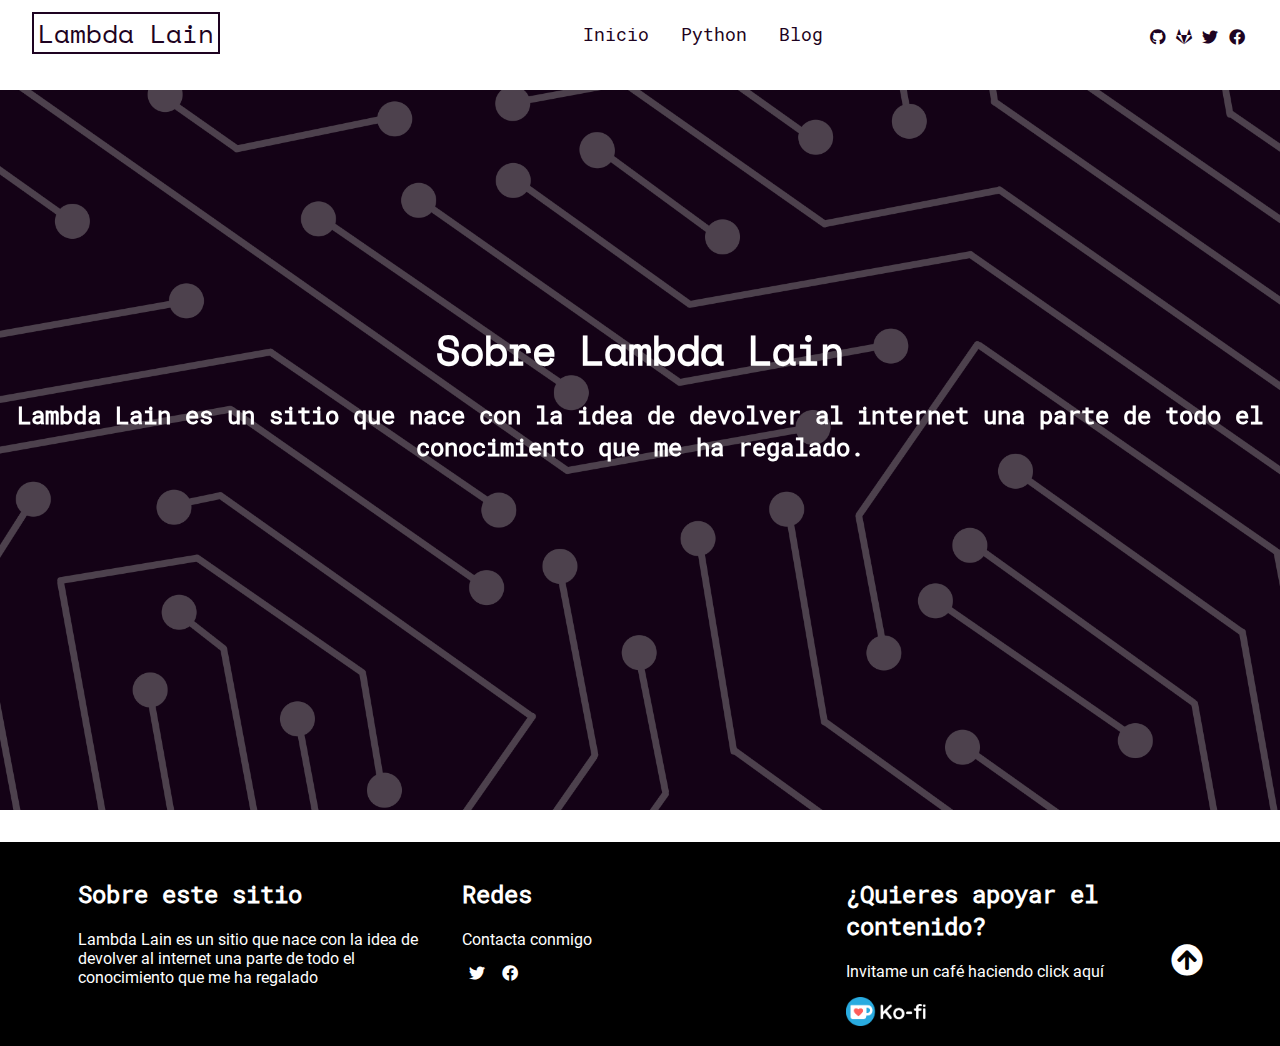
<file: src/about.html>
<!DOCTYPE html>
<html lang="es">

<head>
  <meta charset="UTF-8">
  <meta name="viewport" content="width=device-width, initial-scale=1.0">
  <meta property="og:title" content="Lambda Lain" />
  <meta property="og:description" content="Blog de tecnología y programación" />
  <meta property="og:image" content="https://imgur.com/rRBpy6N" />
  <link rel="shortcut icon" href="../assets/favicon.png">
  <title>Lambda Lain</title>

  <!-------Font Awesome Icons------->
  <link rel="stylesheet" href="../css/all.css">

  <!-------AOS Library------->
  <link rel="stylesheet" href="../css/aos.css">

  <!-------Custom Style------->
  <link rel="stylesheet" href="../css/style.css">
</head>

<body>
  <!-------Navigation------->
  <nav class="nav">
    <div class="nav-menu flex-row">
      <div class="nav-brand">
        <a href="../index.html" class="nav-link">Lambda Lain</a>
      </div>
      <div class="toggle-collapse">
        <div class="toggle-icons">
          <i class="fas fa-bars"></i>
        </div>
      </div>
      <div>
        <ul class="nav-items">
          <li class="nav-link">
            <a href="../index.html">Inicio</a>
          </li>
          <li class="nav-link">
            <a href="../src/python/indice_python.html">Python</a>
          </li>
          <li class="nav-link">
            <a href="../src/blog/indice_blog.html">Blog</a>
          </li>
        </ul>
      </div>
      <div class="social text-purple">
        <a target="_blank" rel="noopener" href="https://github.com/ReliSalazar"><i class="fab fa-github"></i></a>
        <a target="_blank" rel="noopener" href="https://gitlab.com/Reli"><i class="fab fa-gitlab"></i></a>
        <a target="_blank" rel="noopener" href="https://twitter.com/Reli_Salazar"><i class="fab fa-twitter"></i></a>
        <a target="_blank" rel="noopener" href="https://www.facebook.com/rlslzr/"><i class="fab fa-facebook"></i></a>
      </div>
    </div>
  </nav>
  <!---X---Navigation---X--->


  <!-------Main Site Section------->

  <main>
    <!-------Site Title------->

    <section class="site-title">
      <div class="site-background" data-aos="fade-up" data-aos-delay="100">
        <h1>Sobre Lambda Lain</h1>
        <h2>Lambda Lain es un sitio que nace con la idea de devolver al internet una parte de todo el conocimiento que me ha regalado.</h2>
      </div>
    </section>

    <!---X---Site Tittle---X--->

  </main>

  <!---X---Main Site Section---X--->


  <!-------Footer------->

  <footer class="footer">
    <div class="container">
      <div class="about-us">
        <h2>Sobre este sitio</h2>
        <p class="about">Lambda Lain es un sitio que nace con la idea de devolver al internet una parte de todo el conocimiento que me ha regalado</p>
      </div>
      <div class="follow">
        <h2>Redes</h2>
        <p class="about">Contacta conmigo</p>
        <div>
          <a target="_blank" rel="noopener" href="https://twitter.com/Reli_Salazar"><i class="fab fa-twitter"></i></a>
          <a target="_blank" rel="noopener" href="https://www.facebook.com/rlslzr/"><i class="fab fa-facebook"></i></a>
        </div>
      </div>
      <div class="donations">
        <h2>¿Quieres apoyar el contenido?</h2>
        <a target="_blank" rel="noopener" href="https://ko-fi.com/N4N11H07D">
          <p class="about">Invitame un café haciendo click aquí</p>
          <img src="../src/kofi_logo.png" class="img" width="80">
        </a>
      </div>
    </div>
    <div class="move-up">
      <span><i class="fas fa-arrow-circle-up fa-2x"></i></span>
    </div>
  </footer>

  <!---X---Footer---X--->


  <!-------JQuery Library file------->
  <script src="../js/jquery3.4.1.min.js"></script>


  <!-------Custom Javascript file------->
  <script src="../js/main.js"></script>

  <!-------AOS JS Library------->
  <script src="../js/aos.js"></script>
</body>

</html>
</file>
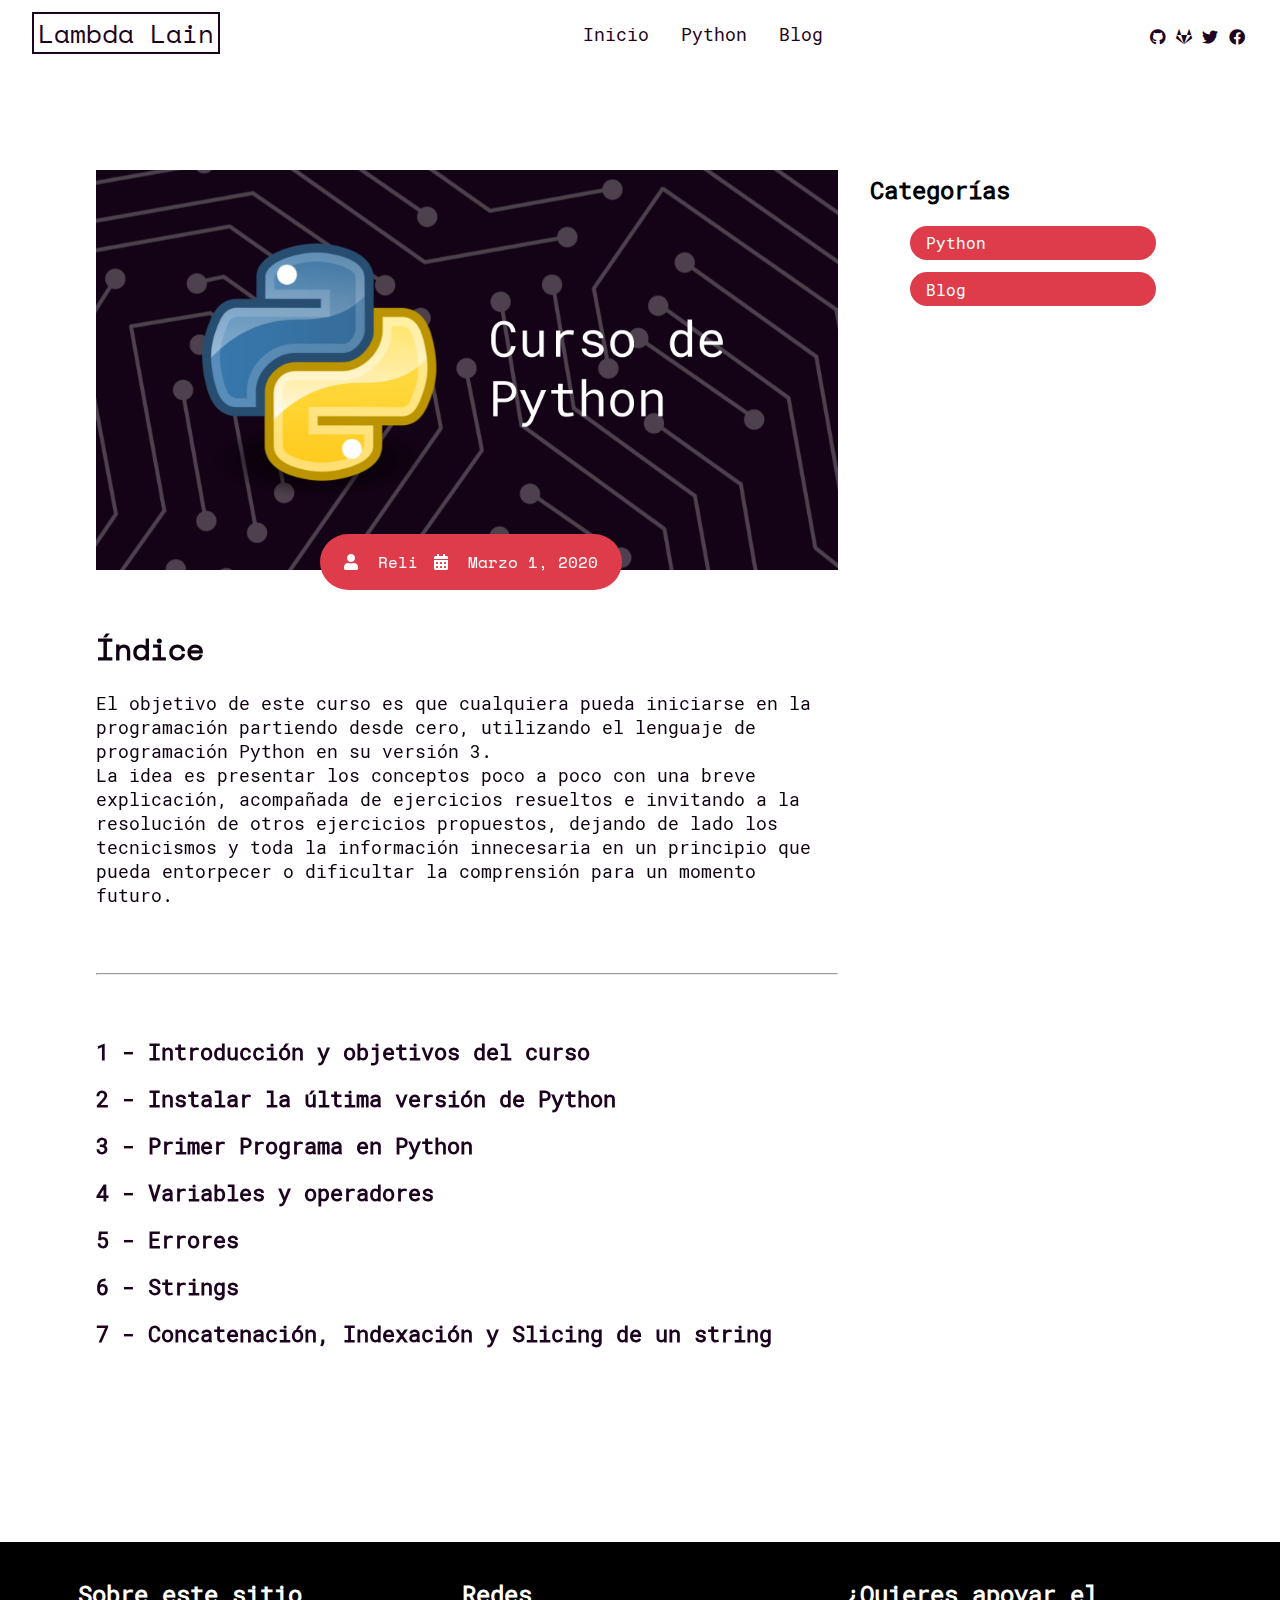
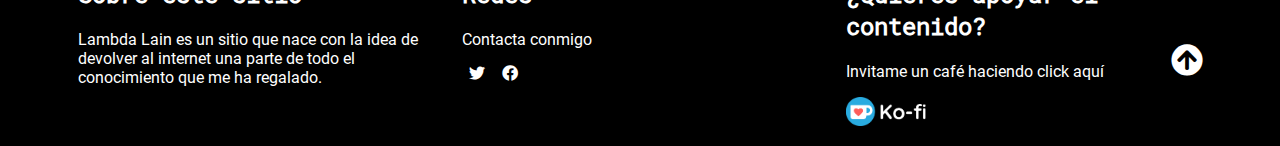
<file: src/python/indice_python.html>
<!DOCTYPE html>
<html lang="es">

<head>
  <meta charset="UTF-8">
  <meta name="viewport" content="width=device-width, initial-scale=1.0">
  <meta property="og:title" content="Lambda Lain" />
  <meta property="og:description" content="Blog de tecnología y programación" />
  <meta property="og:image" content="https://imgur.com/a/sQIUv5J" />
  <link rel="shortcut icon" href="../../assets/favicon.png">
  <title>Lambda Lain</title>

  <!-------Font Awesome Icons------->
  <link rel="stylesheet" href="../../css/all.css">

  <!-------AOS Library------->
  <link rel="stylesheet" href="../../css/aos.css">

  <!-------Custom Style------->
  <link rel="stylesheet" href="../../css/style.css">
  <link rel="stylesheet" href="../../css/post.css">
</head>

<body>
  <!-------Navigation------->
  <nav class="nav">
    <div class="nav-menu flex-row">
      <div class="nav-brand">
        <a href="../../index.html" class="nav-link">Lambda Lain</a>
      </div>
      <div class="toggle-collapse">
        <div class="toggle-icons">
          <i class="fas fa-bars"></i>
        </div>
      </div>
      <div>
        <ul class="nav-items">
          <li class="nav-link">
            <a href="../../index.html">Inicio</a>
          </li>
          <li class="nav-link">
            <a href="../../src/python/indice_python.html">Python</a>
          </li>
          <li class="nav-link">
            <a href="../../src/blog/indice_blog.html">Blog</a>
          </li>
        </ul>
      </div>
      <div class="social text-purple">
        <a target="_blank" rel="noopener" href="https://github.com/ReliSalazar"><i class="fab fa-github"></i></a>
        <a target="_blank" rel="noopener" href="https://gitlab.com/Reli"><i class="fab fa-gitlab"></i></a>
        <a target="_blank" rel="noopener" href="https://twitter.com/Reli_Salazar"><i class="fab fa-twitter"></i></a>
        <a target="_blank" rel="noopener" href="https://www.facebook.com/rlslzr/"><i class="fab fa-facebook"></i></a>
      </div>
    </div>
  </nav>
  <!---X---Navigation---X--->


  <!-------Main Site Section------->

  <main>
    <!-------Site Content------->

    <section class="container">
      <div class="site-content">
        <div class="posts">
          <div class="post-content" data-aos="flip-left" data-aos-delay="300">
            <div class="post-image">
              <div>
                <img src="./curso_python.png" class="img" alt="curso de python">
              </div>
              <div class="post-info flex-row">
                <span><i class="fas fa-user"></i>&nbsp;&nbsp;Reli</span>
                <span><i class="fas fa-calendar-alt"></i>&nbsp;&nbsp;Marzo 1, 2020</span>
              </div>
            </div>
            <div class="post-title">
              <h1>Índice</h1>
              <p>
                El objetivo de este curso es que cualquiera pueda iniciarse en la programación partiendo
                desde cero, utilizando el lenguaje de programación Python en su versión 3.
                <br>
                La idea es presentar los conceptos poco a poco con una breve explicación, acompañada de
                ejercicios resueltos e invitando a la resolución de otros ejercicios propuestos,
                dejando de lado los tecnicismos y toda la información innecesaria en un principio
                que pueda entorpecer o dificultar la comprensión para un momento futuro.
                <br><br><br>
                <hr>
                <br><br><br>
                <a href="./introduccion/introduccion.html" class="link">1 - Introducción y objetivos del curso</a>
                <br><br>
                <a href="./instalacion/instalacion.html" class="link">2 - Instalar la última versión de Python</a>
                <br><br>
                <a href="./primer_programa/primer_programa.html" class="link">3 - Primer Programa en Python</a>
                <br><br>
                <a href="./variables_operadores/variables_operadores.html" class="link">4 - Variables y operadores</a>
                <br><br>
                <a href="./errores/errores.html" class="link">5 - Errores</a>
                <br><br>
                <a href="./strings/strings.html" class="link">6 - Strings</a>
                <br><br>
                <a href="./concatenacion_indexacion_slicing/concatenacion_indexacion_slicing.html" class="link">7 - Concatenación, Indexación y Slicing de un string</a>
              </p>
            </div>
          </div>


        </div>
        <aside class="sidebar">
          <div class="category">
            <h2>Categorías</h2>
            <ul class="category-list">
              <li class="list-items" data-aos="fade-left" data-aos-delay="100">
                <a href="../../src/python/indice_python.html">Python</a>
              </li>
              <li class="list-items" data-aos="fade-left" data-aos-delay="400">
                <a href="../../src/blog/indice_blog.html">Blog</a>
              </li>
            </ul>
          </div>
        </aside>
      </div>
    </section>

    <!---X---Site Content---X--->
  </main>

  <!---X---Main Site Section---X--->


  <!-------Footer------->

  <footer class="footer">
    <div class="container">
      <div class="about-us">
        <h2>Sobre este sitio</h2>
        <p class="about">Lambda Lain es un sitio que nace con la idea de devolver al internet una parte de todo el
          conocimiento que me ha regalado.</p>
      </div>
      <div class="follow">
        <h2>Redes</h2>
        <p class="about">Contacta conmigo</p>
        <div>
          <a target="_blank" rel="noopener" href="https://twitter.com/Reli_Salazar"><i class="fab fa-twitter"></i></a>
          <a target="_blank" rel="noopener" href="https://www.facebook.com/rlslzr/"><i class="fab fa-facebook"></i></a>
        </div>
      </div>
      <div class="donations">
        <h2>¿Quieres apoyar el contenido?</h2>
        <a target="_blank" rel="noopener" href="https://ko-fi.com/N4N11H07D">
          <p class="about">Invitame un café haciendo click aquí</p>
          <img src="../../src/kofi_logo.png" class="img" width="80">
        </a>
      </div>
    </div>
    <div class="move-up">
      <span><i class="fas fa-arrow-circle-up fa-2x"></i></span>
    </div>
  </footer>

  <!---X---Footer---X--->


  <!-------JQuery Library file------->
  <script src="../../js/jquery3.4.1.min.js"></script>


  <!-------Custom Javascript file------->
  <script src="../../js/main.js"></script>

  <!-------AOS JS Library------->
  <script src="../../js/aos.js"></script>
</body>

</html>
</file>
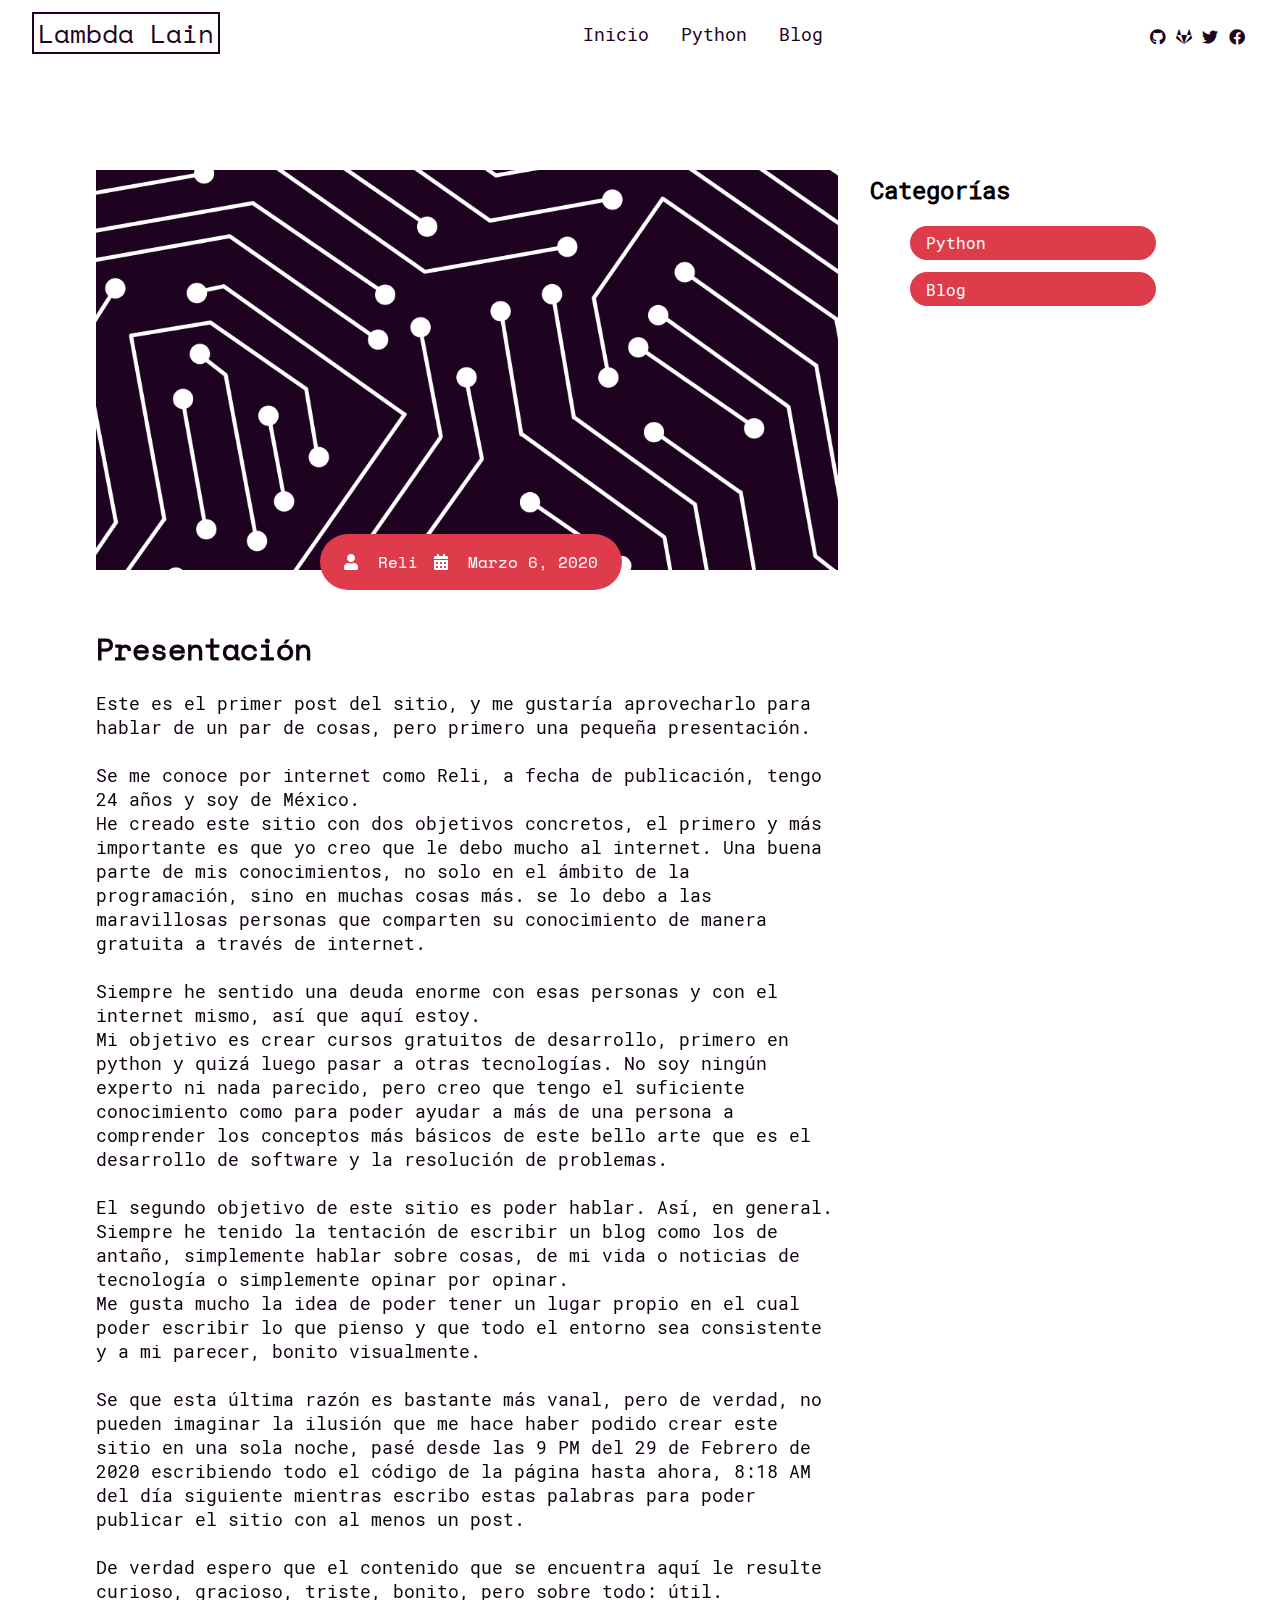
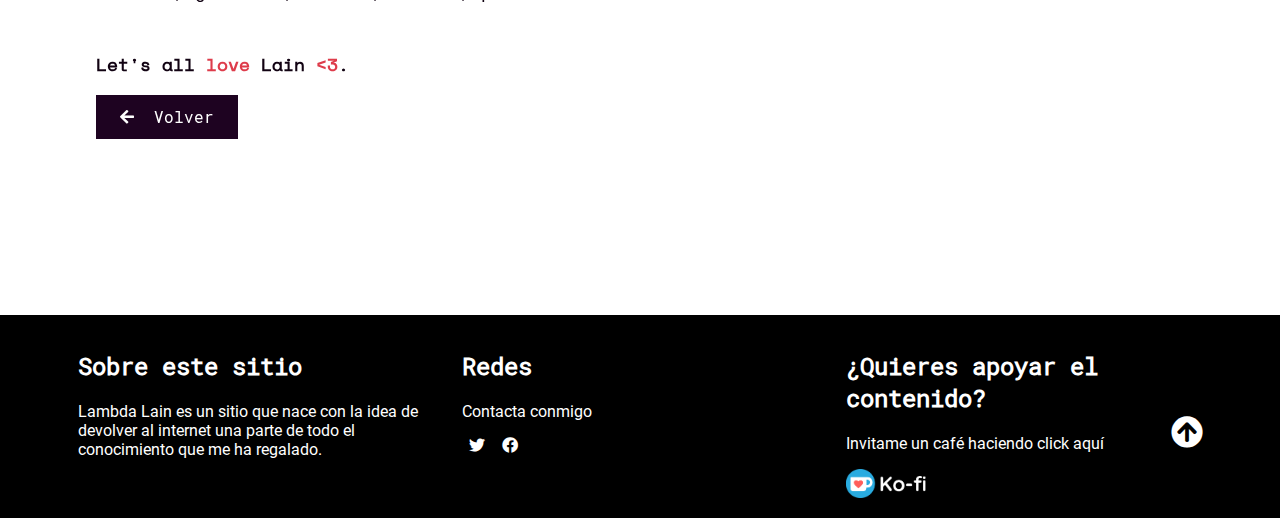
<file: src/blog/presentacion/presentacion.html>
<!DOCTYPE html>
<html lang="es">

<head>
  <meta charset="UTF-8">
  <meta name="viewport" content="width=device-width, initial-scale=1.0">
  <meta property="og:title" content="Lambda Lain" />
  <meta property="og:description" content="Blog de tecnología y programación" />
  <meta property="og:image" content="../../../assets/Background-image.png" />      
  <meta property="og:url" content="https://relisalazar.github.io/Lambda_Lain/" />
  <link rel="shortcut icon" href="../../../assets/favicon.png">
  <title>Lambda Lain</title>

  <!-------Font Awesome Icons------->
  <link rel="stylesheet" href="../../../css/all.css">

  <!-------AOS Library------->
  <link rel="stylesheet" href="../../../css/aos.css">

  <!-------Custom Style------->
  <link rel="stylesheet" href="../../../css/style.css">
  <link rel="stylesheet" href="../../../css/post.css">
</head>

<body>
  <!-------Navigation------->
  <nav class="nav">
    <div class="nav-menu flex-row">
      <div class="nav-brand">
        <a href="../../../index.html" class="nav-link">Lambda Lain</a>
      </div>
      <div class="toggle-collapse">
        <div class="toggle-icons">
          <i class="fas fa-bars"></i>
        </div>
      </div>
      <div>
        <ul class="nav-items">
          <li class="nav-link">
            <a href="../../../index.html">Inicio</a>
          </li>
          <li class="nav-link">
            <a href="../../../src/python/indice_python.html">Python</a>
          </li>
          <li class="nav-link">
            <a href="../../../src/blog/indice_blog.html">Blog</a>
          </li>
        </ul>
      </div>
      <div class="social text-purple">
        <a target="_blank" rel="noopener" href="https://github.com/ReliSalazar"><i class="fab fa-github"></i></a>
        <a target="_blank" rel="noopener" href="https://gitlab.com/Reli"><i class="fab fa-gitlab"></i></a>
        <a target="_blank" rel="noopener" href="https://twitter.com/Reli_Salazar"><i class="fab fa-twitter"></i></a>
        <a target="_blank" rel="noopener" href="https://www.facebook.com/rlslzr/"><i class="fab fa-facebook"></i></a>
      </div>
    </div>
  </nav>
  <!---X---Navigation---X--->


  <!-------Main Site Section------->

  <main>
    <!-------Site Content------->

    <section class="container">
      <div class="site-content">
        <div class="posts">
          <div class="post-content" data-aos="flip-left" data-aos-delay="300">
            <div class="post-image">
              <div>
                <img src="../../../src/blog/presentacion/img/img1.png" class="img" alt="fondo predeterminado">
              </div>
              <div class="post-info flex-row">
                <span><i class="fas fa-user"></i>&nbsp;&nbsp;Reli</span>
                <span><i class="fas fa-calendar-alt"></i>&nbsp;&nbsp;Marzo 6, 2020</span>
              </div>
            </div>
            <div class="post-title">
              <h1>Presentación</h1>
              <p>
                Este es el primer post del sitio, y me gustaría aprovecharlo para hablar de un par de cosas,
                pero primero una pequeña presentación.<br><br>

                Se me conoce por internet como Reli, a fecha de publicación, tengo 24 años y soy de México.<br>
                He creado este sitio con dos objetivos concretos, el primero y más importante es que yo creo
                que le debo mucho al internet. Una buena parte de mis conocimientos, no solo en el ámbito de
                la programación, sino en muchas cosas más. se lo debo a las maravillosas personas que comparten
                su conocimiento de manera gratuita a través de internet.<br><br>
                
                Siempre he sentido una deuda enorme con esas personas y con el internet mismo, así que aquí estoy.<br>
                Mi objetivo es crear cursos gratuitos de desarrollo, primero en python y quizá luego pasar a otras tecnologías.
                No soy ningún experto ni nada parecido, pero creo que tengo el suficiente conocimiento como para poder
                ayudar a más de una persona a comprender los conceptos más básicos de este bello arte que es
                el desarrollo de software y la resolución de problemas.<br><br>

                El segundo objetivo de este sitio es poder hablar. Así, en general. Siempre he tenido la tentación
                de escribir un blog como los de antaño, simplemente hablar sobre cosas, de mi vida o noticias de tecnología
                o simplemente opinar por opinar.<br>
                Me gusta mucho la idea de poder tener un lugar propio en el cual poder escribir lo que pienso y que todo
                el entorno sea consistente y a mi parecer, bonito visualmente.<br><br>

                Se que esta última razón es bastante más vanal, pero de verdad, no pueden imaginar la ilusión que me hace
                haber podido crear este sitio en una sola noche, pasé desde las 9 PM del 29 de Febrero de 2020 escribiendo
                todo el código de la página hasta ahora, 8:18 AM del día siguiente mientras escribo estas palabras para
                poder publicar el sitio con al menos un post.<br><br>

                De verdad espero que el contenido que se encuentra aquí le resulte curioso, gracioso, triste, bonito,
                pero sobre todo: útil.<br><br><br>

                <span class="b lain">Let's all <span class="red">love</span> Lain <span class="red">&lt3</span>.</span>
              </p>
              <a href="../indice_blog.html">
                <button class="btn post-btn"><i class="fas fa-arrow-left"></i>&nbsp; Volver</button>
              </a>
            </div>
          </div>


        </div>
        <aside class="sidebar">
          <div class="category">
            <h2>Categorías</h2>
            <ul class="category-list">
              <li class="list-items" data-aos="fade-left" data-aos-delay="100">
                <a href="../../../src/python/indice_python.html">Python</a>
              </li>
              <li class="list-items" data-aos="fade-left" data-aos-delay="400">
                <a href="../../../src/blog/indice_blog.html">Blog</a>
              </li>
            </ul>
          </div>
        </aside>
      </div>
    </section>

    <!---X---Site Content---X--->
  </main>

  <!---X---Main Site Section---X--->


  <!-------Footer------->

  <footer class="footer">
    <div class="container">
      <div class="about-us">
        <h2>Sobre este sitio</h2>
        <p class="about">Lambda Lain es un sitio que nace con la idea de devolver al internet una parte de todo el conocimiento que me ha regalado.</p>
      </div>
      <div class="follow">
        <h2>Redes</h2>
        <p class="about">Contacta conmigo</p>
        <div>
          <a target="_blank" rel="noopener" href="https://twitter.com/Reli_Salazar"><i class="fab fa-twitter"></i></a>
          <a target="_blank" rel="noopener" href="https://www.facebook.com/rlslzr/"><i class="fab fa-facebook"></i></a>
        </div>
      </div>
      <div class="donations">
        <h2>¿Quieres apoyar el contenido?</h2>
        <a target="_blank" rel="noopener" href="https://ko-fi.com/N4N11H07D">
          <p class="about">Invitame un café haciendo click aquí</p>
          <img src="../../../src/kofi_logo.png" class="img" width="80">
        </a>
      </div>
    </div>
    <div class="move-up">
      <span><i class="fas fa-arrow-circle-up fa-2x"></i></span>
    </div>
  </footer>

  <!---X---Footer---X--->


  <!-------JQuery Library file------->
  <script src="../../../js/jquery3.4.1.min.js"></script>


  <!-------Custom Javascript file------->
  <script src="../../../js/main.js"></script>

  <!-------AOS JS Library------->
  <script src="../../../js/aos.js"></script>
</body>

</html>
</file>
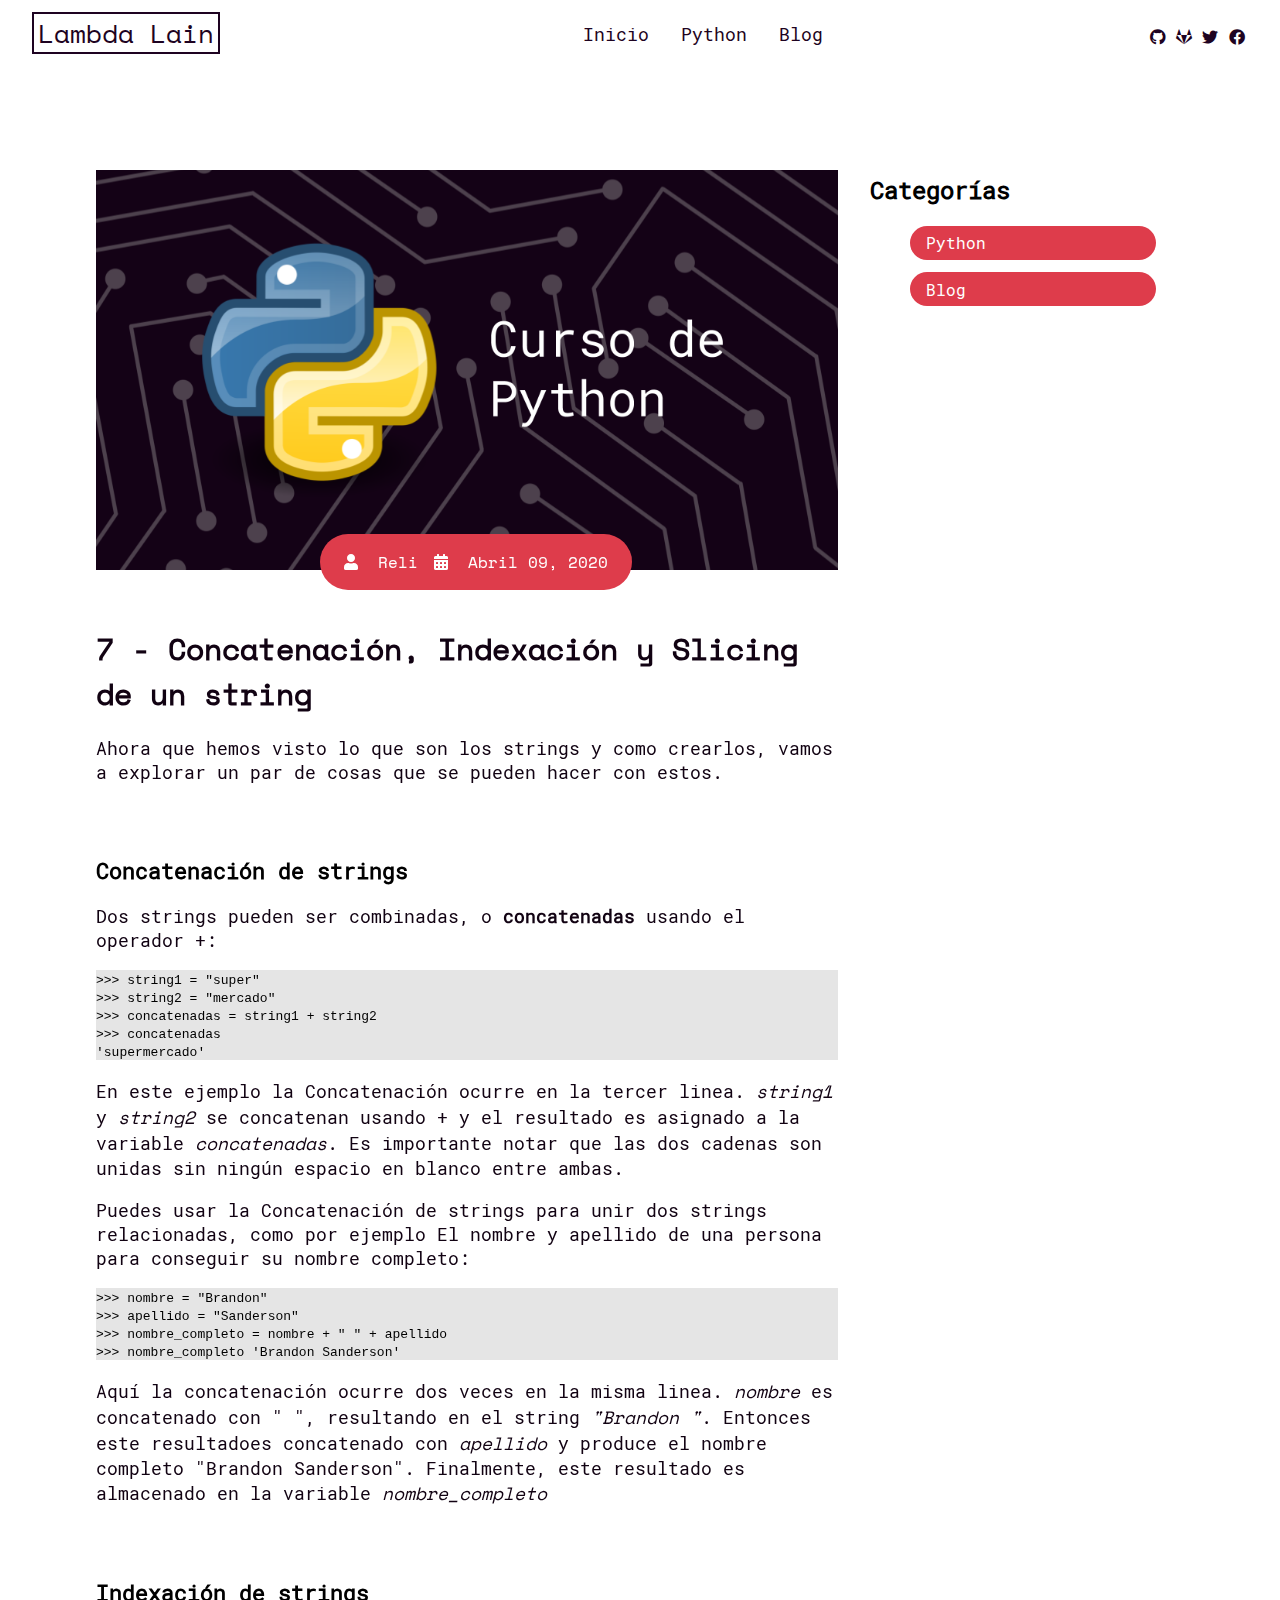
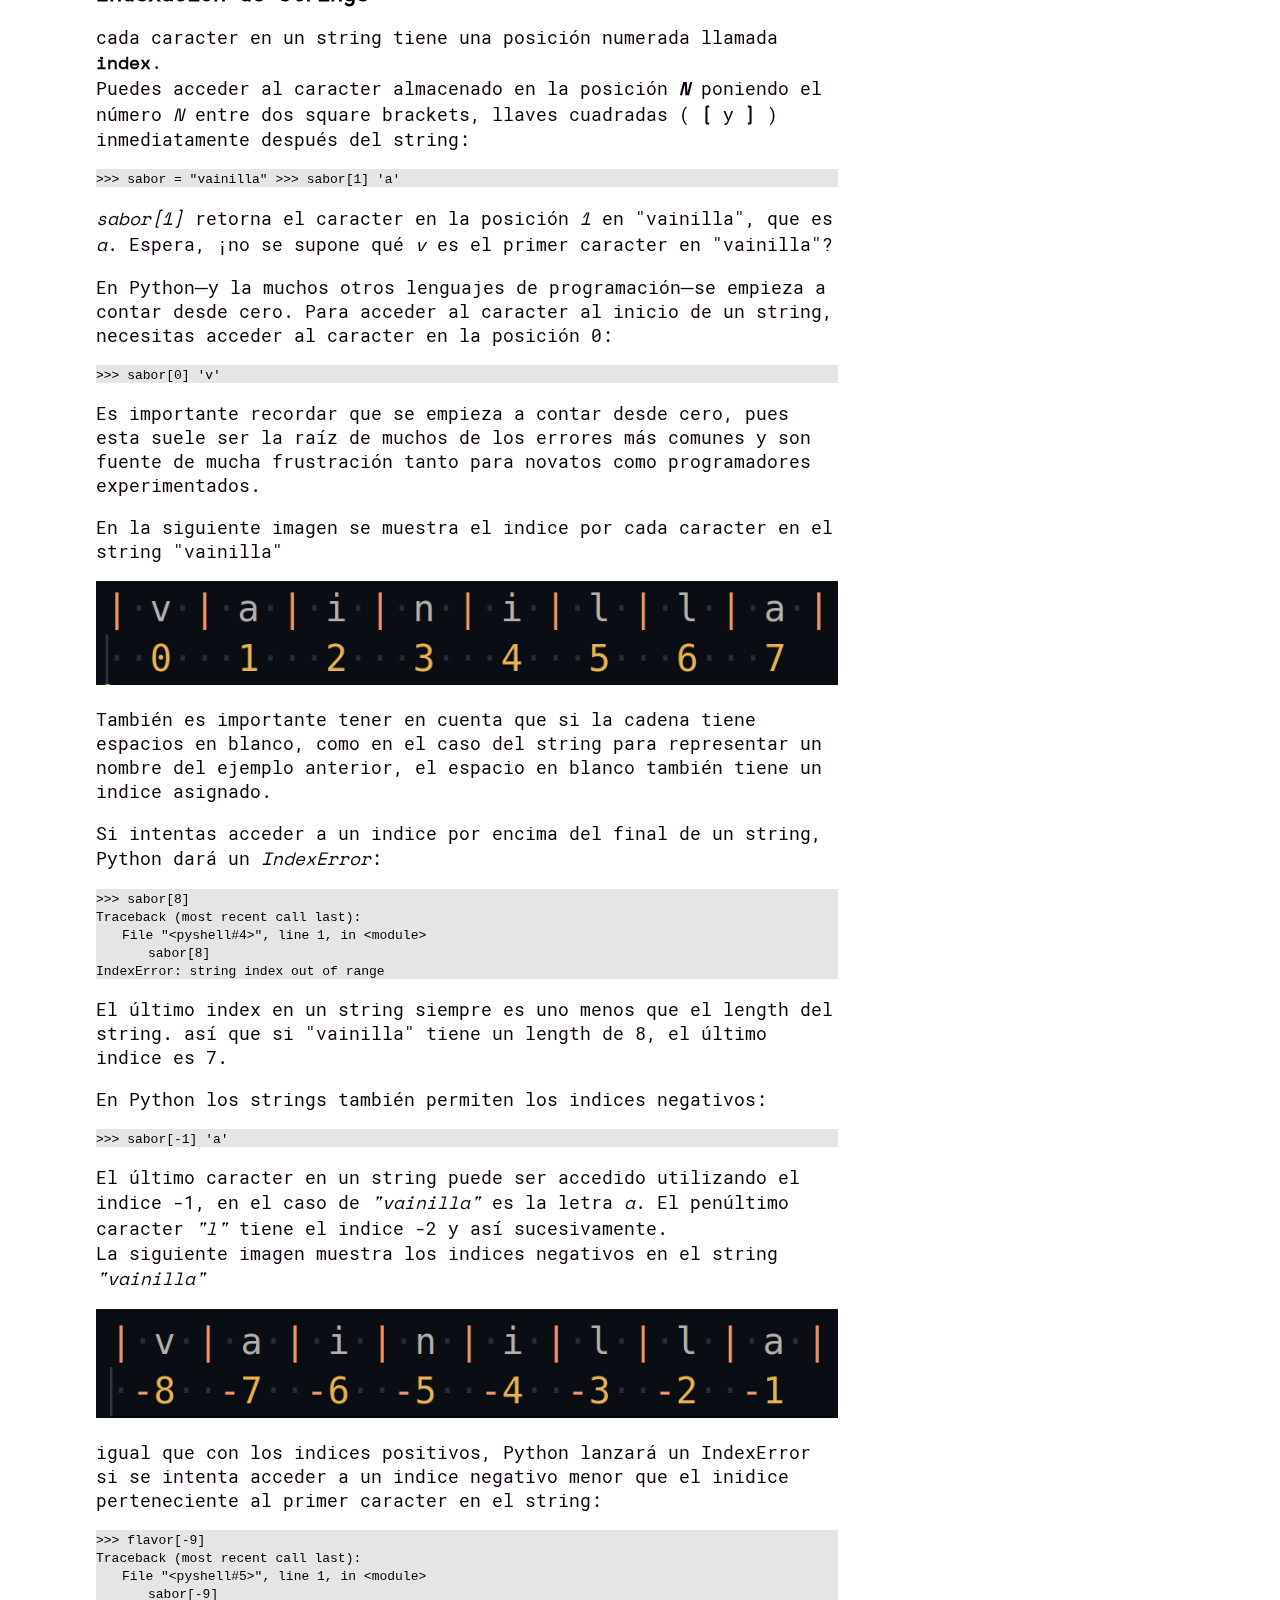
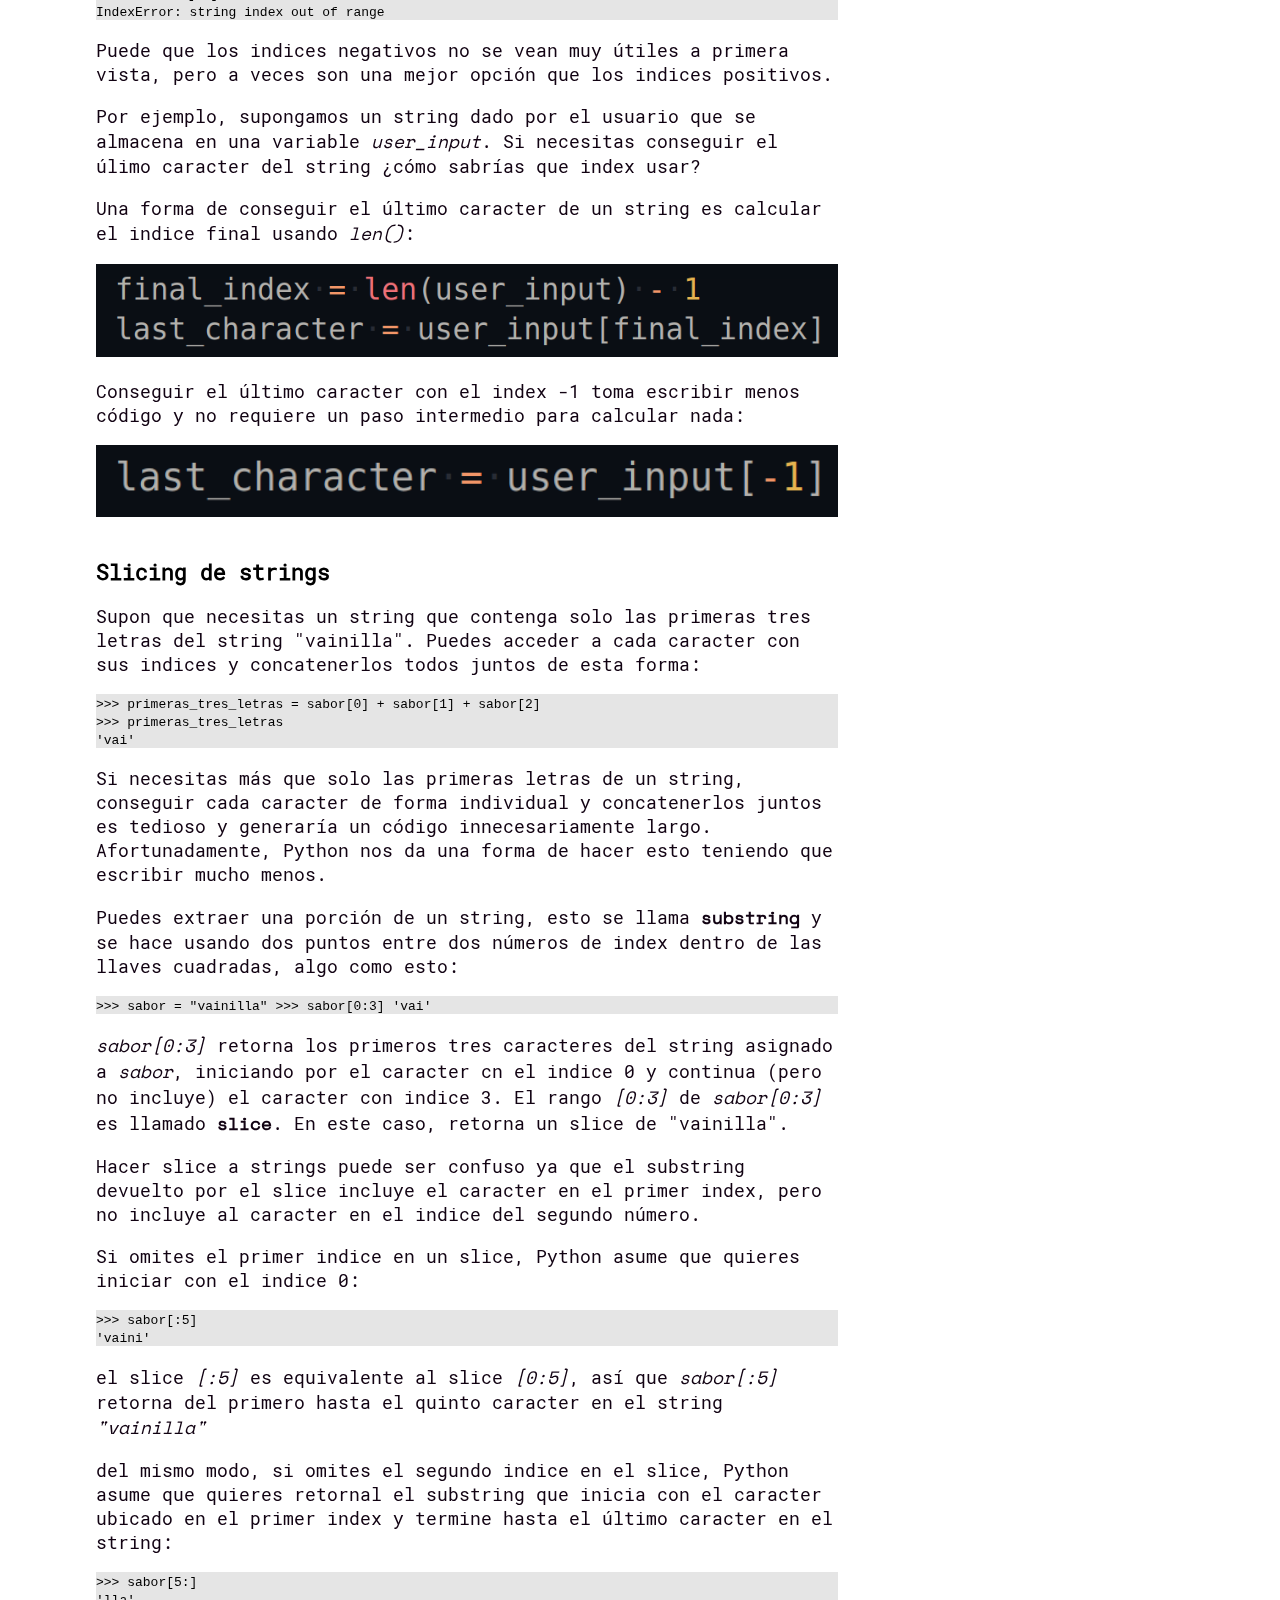
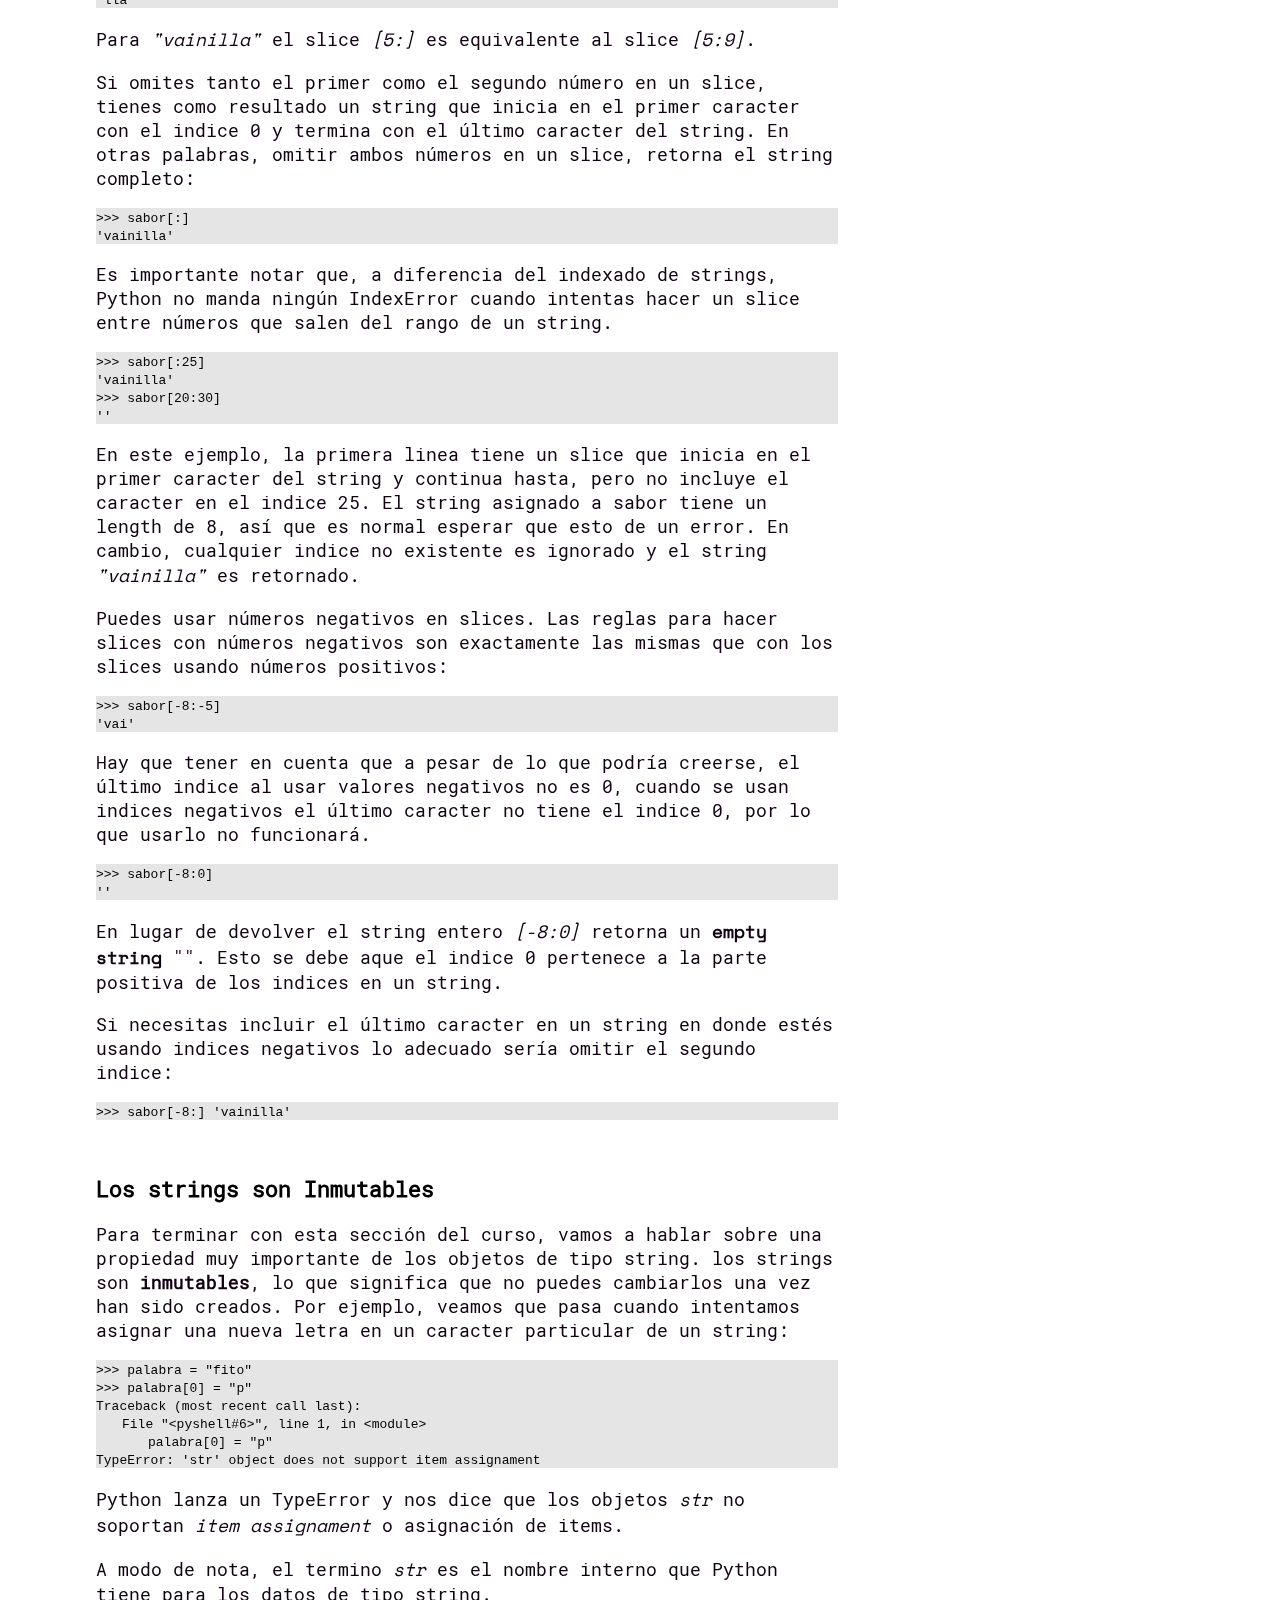
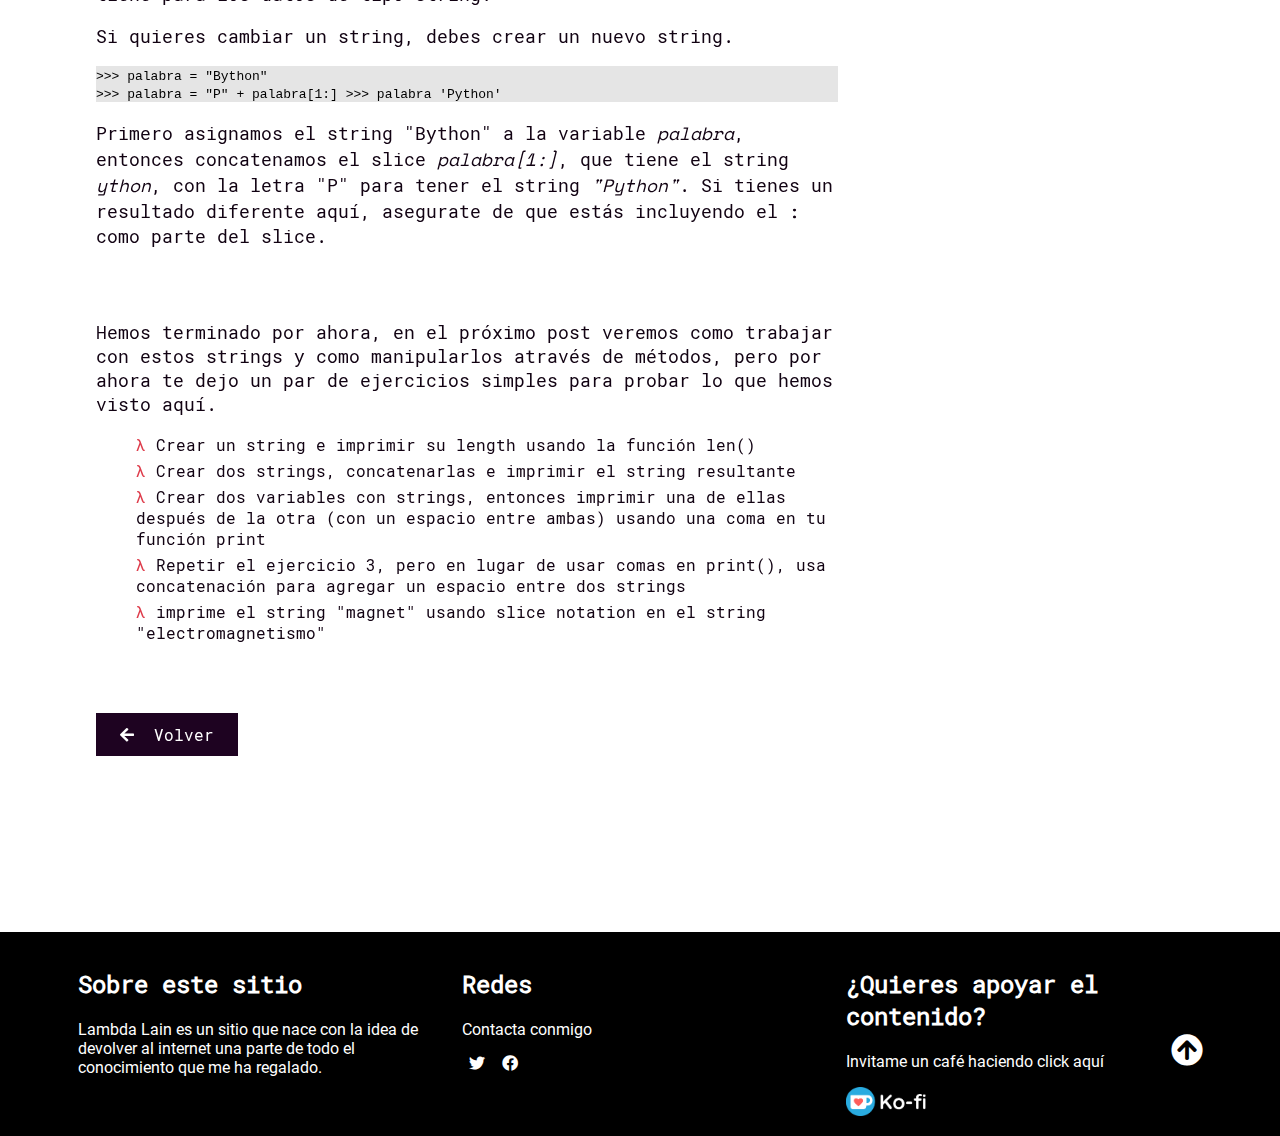
<file: src/python/concatenacion_indexacion_slicing/concatenacion_indexacion_slicing.html>
<!DOCTYPE html>
<html lang="es">

<head>
  <meta charset="UTF-8">
  <meta name="viewport" content="width=device-width, initial-scale=1.0">
  <meta property="og:title" content="Lambda Lain" />
  <meta property="og:description" content="Blog de tecnología y programación" />
  <meta property="og:image" content="https://imgur.com/a/sQIUv5J" />
  <link rel="shortcut icon" href="../../../assets/favicon.png">
  <title>Lambda Lain</title>

  <!-------Font Awesome Icons------->
  <link rel="stylesheet" href="../../../css/all.css">

  <!-------AOS Library------->
  <link rel="stylesheet" href="../../../css/aos.css">

  <!-------Custom Style------->
  <link rel="stylesheet" href="../../../css/style.css">
  <link rel="stylesheet" href="../../../css/post.css">
</head>

<body>
  <!-------Navigation------->
  <nav class="nav">
    <div class="nav-menu flex-row">
      <div class="nav-brand">
        <a href="../../../index.html" class="nav-link">Lambda Lain</a>
      </div>
      <div class="toggle-collapse">
        <div class="toggle-icons">
          <i class="fas fa-bars"></i>
        </div>
      </div>
      <div>
        <ul class="nav-items">
          <li class="nav-link">
            <a href="../../../index.html">Inicio</a>
          </li>
          <li class="nav-link">
            <a href="../../../src/python/indice_python.html">Python</a>
          </li>
          <li class="nav-link">
            <a href="../../../src/blog/indice_blog.html">Blog</a>
          </li>
        </ul>
      </div>
      <div class="social text-purple">
        <a target="_blank" rel="noopener" href="https://github.com/ReliSalazar"><i class="fab fa-github"></i></a>
        <a target="_blank" rel="noopener" href="https://gitlab.com/Reli"><i class="fab fa-gitlab"></i></a>
        <a target="_blank" rel="noopener" href="https://twitter.com/Reli_Salazar"><i class="fab fa-twitter"></i></a>
        <a target="_blank" rel="noopener" href="https://www.facebook.com/rlslzr/"><i class="fab fa-facebook"></i></a>
      </div>
    </div>
  </nav>
  <!---X---Navigation---X--->


  <!-------Main Site Section------->

  <main>
    <!-------Site Content------->

    <section class="container">
      <div class="site-content">
        <div class="posts">
          <div class="post-content" data-aos="flip-left" data-aos-delay="300">
            <div class="post-image">
              <div>
                <img src="../curso_python.png" class="img" alt="curso de python">
              </div>
              <div class="post-info flex-row">
                <span><i class="fas fa-user"></i>&nbsp;&nbsp;Reli</span>
                <span><i class="fas fa-calendar-alt"></i>&nbsp;&nbsp;Abril 09, 2020</span>
              </div>
            </div>
            <div class="post-title">
              <h1>7 - Concatenación, Indexación y Slicing de un string</h1>
              <p>
                Ahora que hemos visto lo que son los strings y como crearlos, vamos a explorar
                un par de cosas que se pueden hacer con estos.
              </p>
              <br><br>
              <h2>Concatenación de strings</h2>
              <p>
                Dos strings pueden ser combinadas, o <strong>concatenadas</strong> usando el operador +:
              </p>
              <div class="code"><code>
                >>> string1 = "super" <br>
                >>> string2 = "mercado" <br>
                >>> concatenadas = string1 + string2 <br>
                >>> concatenadas <br>
                'supermercado'
              </code></div>
              <p>
                En este ejemplo la Concatenación ocurre en la tercer linea.
                <span class="i">string1</span> y <span class="i">string2</span> se concatenan usando +
                y el resultado es asignado a la variable <span class="i">concatenadas</span>. Es importante
                notar que las dos cadenas son unidas sin ningún espacio en blanco entre ambas.
              </p>
              <p>
                Puedes usar la Concatenación de strings para unir dos strings relacionadas, como por ejemplo
                El nombre y apellido de una persona para conseguir su nombre completo:
              </p>
              <div class="code"><code>
                >>> nombre = "Brandon" <br>
                >>> apellido = "Sanderson" <br>
                >>> nombre_completo = nombre + " " + apellido <br>
                >>> nombre_completo
                'Brandon Sanderson'
              </code></div>
              <p>
                Aquí la concatenación ocurre dos veces en la misma linea. <span class="i">nombre</span>
                es concatenado con " ", resultando en el string <span class="i">"Brandon "</span>. Entonces este
                resultadoes concatenado con <span class="i">apellido</span> y produce el nombre
                completo "Brandon Sanderson". Finalmente, este resultado es almacenado en la variable
                <span class="i">nombre_completo</span>
              </p>
              <br><br>
              <h2>Indexación de strings</h2>
              <p>
                cada caracter en un string tiene una posición numerada llamada <span class="b">index</span>. <br>
                Puedes acceder al caracter almacenado en la posición <span class="b i">N</span> poniendo
                el número <span class="i">N</span> entre dos square brackets, llaves cuadradas
                ( <span class="b">[</span> y <span class="b">]</span> ) inmediatamente después del string:
              </p>
              <div class="code"><code>
                >>> sabor = "vainilla"
                >>> sabor[1]
                'a'
              </code></div>
              <p>
                <span class="i">sabor[1]</span> retorna el caracter en la posición <span class="i">1</span>
                en "vainilla", que es <span class="i">a</span>.
                Espera, ¡no se supone qué <span class="i">v</span> es el primer caracter en "vainilla"?
              </p>
              <p>
                En Python─y la muchos otros lenguajes de programación─se empieza a contar desde cero. Para
                acceder al caracter al inicio de un string, necesitas acceder al caracter en la posición 0:
              </p>
              <div class="code"><code>
                >>> sabor[0]
                'v'
              </code></div>
              <p>
                Es importante recordar que se empieza a contar desde cero, pues esta suele ser la raíz de
                muchos de los errores más comunes y son fuente de mucha frustración tanto para novatos como
                programadores experimentados.
              </p>
              <p>En la siguiente imagen se muestra el indice por cada caracter en el string "vainilla"</p>
              <img src="./img/index_por_caracter.png" alt="caracteres con su respectivo indice" class="img">
              <p>
                También es importante tener en cuenta que si la cadena tiene espacios en blanco, como en el caso
                del string para representar un nombre del ejemplo anterior, el espacio en blanco también tiene un indice asignado.
              </p>
              <p>
                Si intentas acceder a un indice por encima del final de un string, Python dará un <span class="i">IndexError</span>:
              </p>
              <div class="code"><code>
                >>> sabor[8] <br>
                Traceback (most recent call last): <br>
                &emsp;&emsp;File "&lt;pyshell#4>", line 1, in &lt;module> <br>
                &emsp;&emsp;&emsp;&emsp;sabor[8] <br>
                IndexError: string index out of range
              </code></div>
              <p>
                El último index en un string siempre es uno menos que el length del string.
                así que si "vainilla" tiene un length de 8, el último indice es 7.
              </p>
              <p>
                En Python los strings también permiten los indices negativos:
              </p>
              <div class="code"><code>
                >>> sabor[-1]
                'a'
              </code></div>
              <p>
                El último caracter en un string puede ser accedido utilizando el indice -1, en el caso de <span class="i">"vainilla"</span> es la letra
                <span class="i">a</span>. El penúltimo caracter <span class="i">"l"</span> tiene el indice -2
                y así sucesivamente. <br>
                La siguiente imagen muestra los indices negativos en el string <span class="i">"vainilla"</span>
              </p>
              <img src="./img/index_negativo_por_caracter.png" alt="caracteres con su respectivo indice negativo" class="img">
              <p>
                igual que con los indices positivos, Python lanzará un IndexError si se intenta acceder a un indice negativo menor que el inidice perteneciente al primer caracter en el string:
              </p>
              <div class="code"><code>
                >>> flavor[-9] <br>
                Traceback (most recent call last): <br>
                &emsp;&emsp;File "&lt;pyshell#5>", line 1, in &lt;module> <br>
                &emsp;&emsp;&emsp;&emsp;sabor[-9] <br>
                IndexError: string index out of range
              </code></div>
              <p>
                Puede que los indices negativos no se vean muy útiles a primera vista, pero a veces son una
                mejor opción que los indices positivos.
              </p>
              <p>
                Por ejemplo, supongamos un string dado por el usuario que se almacena en una variable
                <span class="i">user_input</span>. Si necesitas conseguir el úlimo caracter del string ¿cómo
                sabrías que index usar?
              </p>
              <p>
                Una forma de conseguir el último caracter de un string es calcular el indice final usando <span class="i">len()</span>:
              </p>
              <img src="./img/codigo_01.png" alt="código Python" class="img">
              <p>
                Conseguir el último caracter con el index -1 toma escribir menos código y no requiere un paso
                intermedio para calcular nada:
              </p>
              <img src="./img/codigo_02.png" alt="código Python" class="img">
              <br><br>
              <h2>Slicing de strings</h2>
              <p>
                Supon que necesitas un string que contenga solo las primeras tres letras del string "vainilla".
                Puedes acceder a cada caracter con sus indices y concatenerlos todos juntos de esta forma:
              </p>
              <div class="code"><code>
                >>> primeras_tres_letras = sabor[0] + sabor[1] + sabor[2] <br>
                >>> primeras_tres_letras <br>
                'vai'
              </code></div>
              <p>
                Si necesitas más que solo las primeras letras de un string, conseguir cada caracter de forma
                individual y concatenerlos juntos es tedioso y generaría un código innecesariamente largo.
                Afortunadamente, Python nos da una forma de hacer esto teniendo que escribir mucho menos.
              </p>
              <p>
                Puedes extraer una porción de un string, esto se llama <span class="b">substring</span> y se hace
                usando dos puntos entre dos números de index dentro de las llaves cuadradas, algo como esto:
              </p>
              <div class="code"><code>
                >>> sabor = "vainilla"
                >>> sabor[0:3]
                'vai'
              </code></div>
              <p>
                <span class="i">sabor[0:3]</span> retorna los primeros tres caracteres del string asignado
                a <span class="i">sabor</span>, iniciando por el caracter cn el indice 0 y continua
                (pero no incluye) el caracter con indice 3. El rango <span class="i">[0:3]</span> de
                <span class="i">sabor[0:3]</span> es llamado <span class="b">slice</span>. En este caso,
                retorna un slice de "vainilla".
              </p>
              <p>
                Hacer slice a strings puede ser confuso ya que el substring devuelto por el slice incluye el
                caracter en el primer index, pero no incluye al caracter en el indice del segundo número.
              </p>
              <p>
                Si omites el primer indice en un slice, Python asume que quieres iniciar con el indice 0:
              </p>
              <div class="code"><code>
                >>> sabor[:5] <br>
                'vaini'
              </code></div>
              <p>
                el slice <span class="i">[:5]</span> es equivalente al slice <span class="i">[0:5]</span>,
                así que <span class="i">sabor[:5]</span> retorna del primero hasta el quinto caracter en el
                string <span class="i">"vainilla"</span>
              </p>
              <p>
                del mismo modo, si omites el segundo indice en el slice, Python asume que quieres retornal el
                substring que inicia con el caracter ubicado en el primer index y termine hasta el último
                caracter en el string:
              </p>
              <div class="code"><code>
                >>> sabor[5:] <br>
                'lla'
              </code></div>
              <p>
                Para <span class="i">"vainilla"</span> el slice <span class="i">[5:]</span> es equivalente al
                slice <span class="i">[5:9]</span>.
              </p>
              <p>
                Si omites tanto el primer como el segundo número en un slice, tienes como resultado un string que
                inicia en el primer caracter con el indice 0 y termina con el último caracter del string. En
                otras palabras, omitir ambos números en un slice, retorna el string completo:
              </p>
              <div class="code"><code>
                >>> sabor[:] <br>
                'vainilla'
              </code></div>
              <p>
                Es importante notar que, a diferencia del indexado de strings, Python no manda ningún IndexError cuando intentas hacer un slice entre números que salen del rango de un string.
              </p>
              <div class="code"><code>
                >>> sabor[:25] <br>
                'vainilla' <br>
                >>> sabor[20:30] <br>
                ''
              </code></div>
              <p>
                En este ejemplo, la primera linea tiene un slice que inicia en el primer caracter del string y
                continua hasta, pero no incluye el caracter en el indice 25. El string asignado a sabor tiene
                un length de 8, así que es normal esperar que esto de un error. En cambio, cualquier indice no
                existente es ignorado y el string <span class="i">"vainilla"</span> es retornado.
              </p>
              <p>
                Puedes usar números negativos en slices. Las reglas para hacer slices con números negativos son exactamente las mismas que con los slices usando números positivos:
              </p>
              <div class="code"><code>
                >>> sabor[-8:-5] <br>
                'vai'
              </code></div>
              <p>
                Hay que tener en cuenta que a pesar de lo que podría creerse, el último indice al usar valores
                negativos no es 0, cuando se usan indices negativos el último caracter no tiene el indice
                0, por lo que usarlo no funcionará.
              </p>
              <div class="code"><code>
                >>> sabor[-8:0] <br>
                ''
              </code></div>
              <p>
                En lugar de devolver el string entero <span class="i">[-8:0]</span> retorna un
                <span class="b">empty string</span> "". Esto se debe aque el indice 0 pertenece a la parte
                positiva de los indices en un string.
              </p>
              <p>
                Si necesitas incluir el último caracter en un string en donde estés usando indices negativos
                lo adecuado sería omitir el segundo indice:
              </p>
              <div class="code"><code>
                >>> sabor[-8:]
                'vainilla'
              </code></div>
              <br><br>
              <h2>Los strings son Inmutables</h2>
              <p>
                Para terminar con esta sección del curso, vamos a hablar sobre una propiedad muy importante de
                los objetos de tipo string. los strings son <strong>inmutables</strong>, lo que significa
                que no puedes cambiarlos una vez han sido creados. Por ejemplo, veamos que pasa cuando
                intentamos asignar una nueva letra en un caracter particular de un string:
              </p>
              <div class="code"><code>
                >>> palabra = "fito" <br>
                >>> palabra[0] = "p" <br>
                Traceback (most recent call last): <br>
                &emsp;&emsp;File "&lt;pyshell#6>", line 1, in &lt;module> <br>
                &emsp;&emsp;&emsp;&emsp;palabra[0] = "p" <br>
                TypeError: 'str' object does not support item assignament
              </code></div>
              <p>
                Python lanza un TypeError y nos dice que los objetos <span class="i">str</span> no soportan
                <span class="i">item assignament</span> o asignación de items.
              </p>
              <p>
                A modo de nota, el termino <span class="i">str</span> es el nombre interno que Python tiene para
                los datos de tipo string.
              </p>
              <p>
                Si quieres cambiar un string, debes crear un nuevo string.
              </p>
              <div class="code"><code>
                >>> palabra = "Bython" <br>
                >>> palabra = "P" + palabra[1:]
                >>> palabra
                'Python'
              </code></div>
              <p>
                Primero asignamos el string "Bython" a la variable <span class="i">palabra</span>,
                entonces concatenamos el slice <span class="i">palabra[1:]</span>, que tiene el string
                <span class="i">ython</span>, con la letra "P" para tener el string
                <span class="i">"Python"</span>. Si tienes un resultado diferente aquí, asegurate de que estás
                incluyendo el <span class="b">:</span> como parte del slice.
              </p>
              <br><br>
              <p>
                Hemos terminado por ahora, en el próximo post veremos como trabajar con estos strings y como
                manipularlos através de métodos, pero por ahora te dejo un par de ejercicios simples para probar
                lo que hemos visto aquí.
              </p>
              <ul class="list">
                <li>Crear un string e imprimir su length usando la función len()</li>
                <li>Crear dos strings, concatenarlas e imprimir el string resultante</li>
                <li>Crear dos variables con strings, entonces imprimir una de ellas después de la otra (con un espacio entre ambas) usando una coma en tu función print</li>
                <li>Repetir el ejercicio 3, pero en lugar de usar comas en print(), usa concatenación para agregar un espacio entre dos strings</li>
                <li>imprime el string "magnet" usando slice notation en el string "electromagnetismo"</li>
              </ul>
              <br><br><br>
              <a href="../indice_python.html">
                <button class="btn post-btn"><i class="fas fa-arrow-left"></i>&nbsp; Volver</button>
              </a>
            </div>
          </div>


        </div>
        <aside class="sidebar">
          <div class="category">
            <h2>Categorías</h2>
            <ul class="category-list">
              <li class="list-items" data-aos="fade-left" data-aos-delay="100">
                <a href="../indice_python.html">Python</a>
              </li>
              <li class="list-items" data-aos="fade-left" data-aos-delay="400">
                <a href="../../../src/blog/indice_blog.html">Blog</a>
              </li>
            </ul>
          </div>
        </aside>
      </div>
    </section>

    <!---X---Site Content---X--->
  </main>

  <!---X---Main Site Section---X--->


  <!-------Footer------->

  <footer class="footer">
    <div class="container">
      <div class="about-us">
        <h2>Sobre este sitio</h2>
        <p class="about">Lambda Lain es un sitio que nace con la idea de devolver al internet una parte de todo el
          conocimiento que me ha regalado.</p>
      </div>
      <div class="follow">
        <h2>Redes</h2>
        <p class="about">Contacta conmigo</p>
        <div>
          <a target="_blank" rel="noopener" href="https://twitter.com/Reli_Salazar"><i class="fab fa-twitter"></i></a>
          <a target="_blank" rel="noopener" href="https://www.facebook.com/rlslzr/"><i class="fab fa-facebook"></i></a>
        </div>
      </div>
      <div class="donations">
        <h2>¿Quieres apoyar el contenido?</h2>
        <a target="_blank" rel="noopener" href="https://ko-fi.com/N4N11H07D">
          <p class="about">Invitame un café haciendo click aquí</p>
          <img src="../../../src/kofi_logo.png" class="img" width="80">
        </a>
      </div>
    </div>
    <div class="move-up">
      <span><i class="fas fa-arrow-circle-up fa-2x"></i></span>
    </div>
  </footer>

  <!---X---Footer---X--->


  <!-------JQuery Library file------->
  <script src="../../../js/jquery3.4.1.min.js"></script>


  <!-------Custom Javascript file------->
  <script src="../../../js/main.js"></script>

  <!-------AOS JS Library------->
  <script src="../../../js/aos.js"></script>
</body>

</html>
</file>
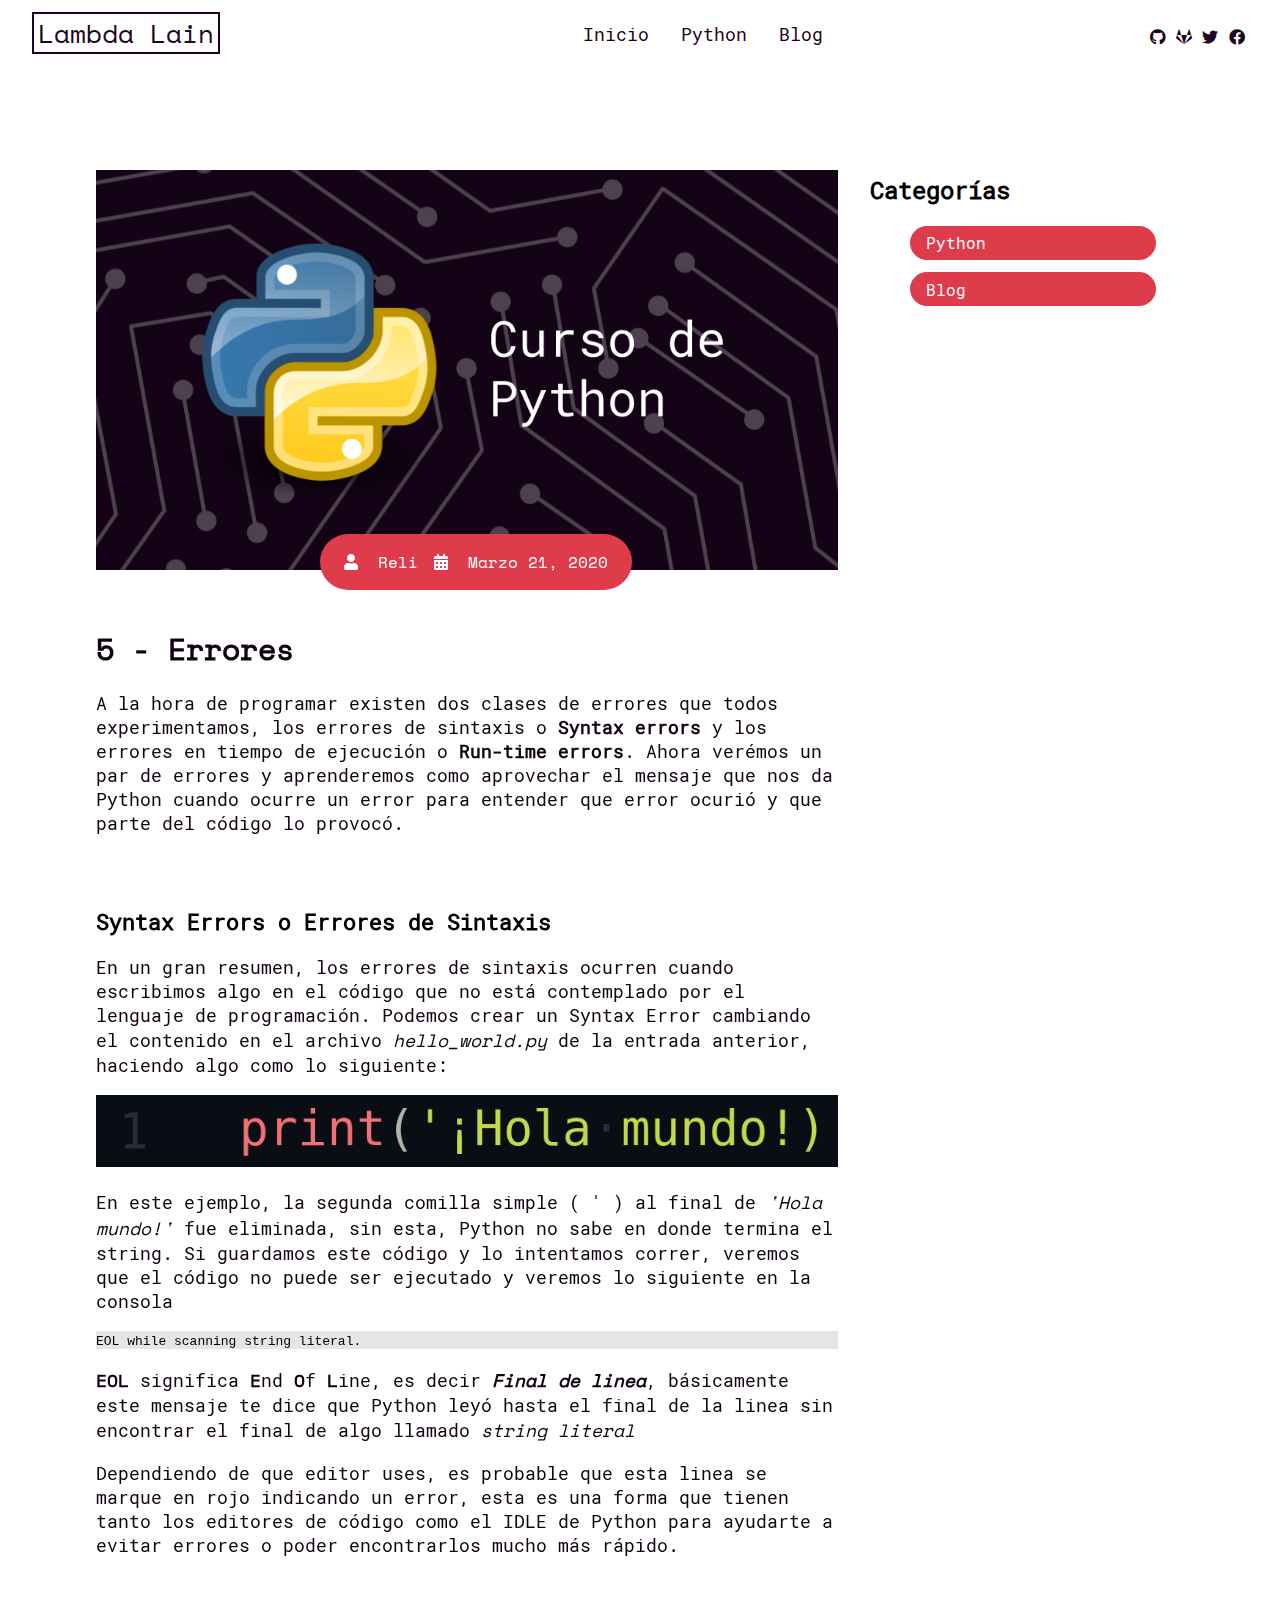
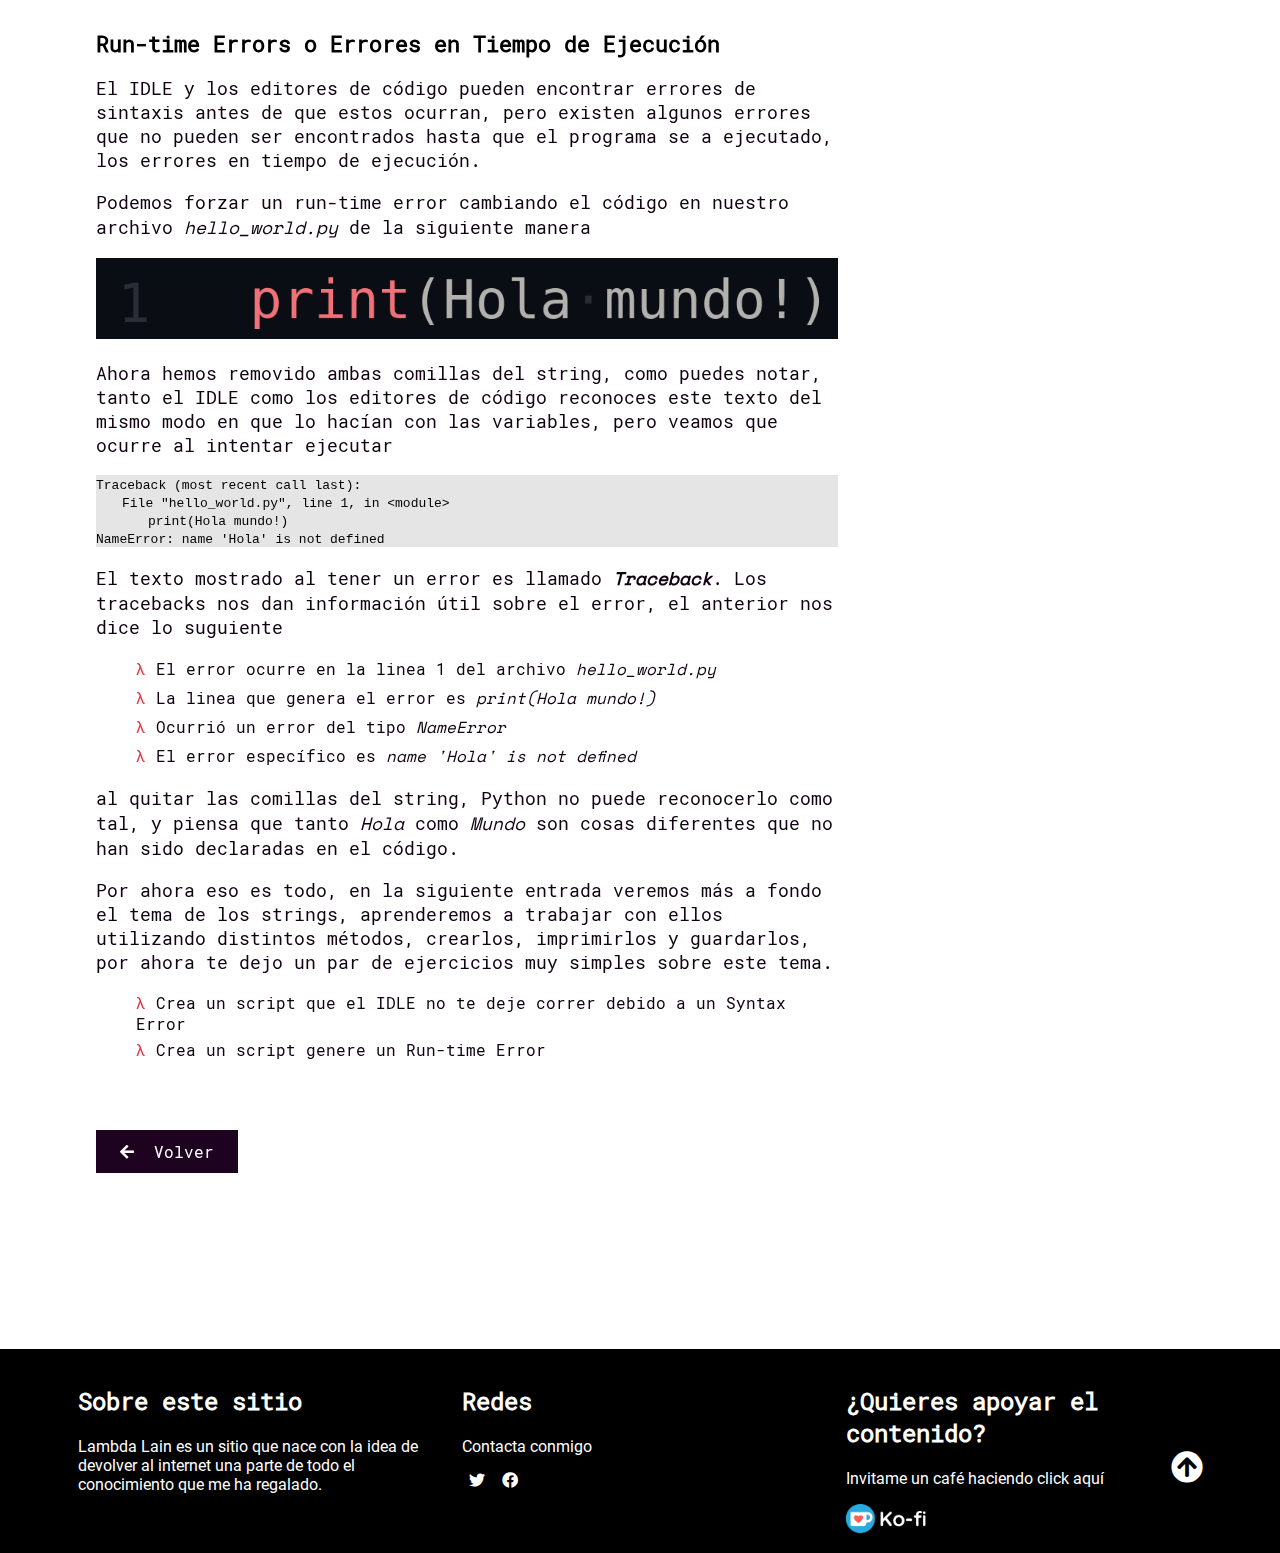
<file: src/python/errores/errores.html>
<!DOCTYPE html>
<html lang="es">

<head>
  <meta charset="UTF-8">
  <meta name="viewport" content="width=device-width, initial-scale=1.0">
  <meta property="og:title" content="Lambda Lain" />
  <meta property="og:description" content="Blog de tecnología y programación" />
  <meta property="og:image" content="https://imgur.com/a/sQIUv5J" />
  <link rel="shortcut icon" href="../../../assets/favicon.png">
  <title>Lambda Lain</title>

  <!-------Font Awesome Icons------->
  <link rel="stylesheet" href="../../../css/all.css">

  <!-------AOS Library------->
  <link rel="stylesheet" href="../../../css/aos.css">

  <!-------Custom Style------->
  <link rel="stylesheet" href="../../../css/style.css">
  <link rel="stylesheet" href="../../../css/post.css">
</head>

<body>
  <!-------Navigation------->
  <nav class="nav">
    <div class="nav-menu flex-row">
      <div class="nav-brand">
        <a href="../../../index.html" class="nav-link">Lambda Lain</a>
      </div>
      <div class="toggle-collapse">
        <div class="toggle-icons">
          <i class="fas fa-bars"></i>
        </div>
      </div>
      <div>
        <ul class="nav-items">
          <li class="nav-link">
            <a href="../../../index.html">Inicio</a>
          </li>
          <li class="nav-link">
            <a href="../../../src/python/indice_python.html">Python</a>
          </li>
          <li class="nav-link">
            <a href="../../../src/blog/indice_blog.html">Blog</a>
          </li>
        </ul>
      </div>
      <div class="social text-purple">
        <a target="_blank" rel="noopener" href="https://github.com/ReliSalazar"><i class="fab fa-github"></i></a>
        <a target="_blank" rel="noopener" href="https://gitlab.com/Reli"><i class="fab fa-gitlab"></i></a>
        <a target="_blank" rel="noopener" href="https://twitter.com/Reli_Salazar"><i class="fab fa-twitter"></i></a>
        <a target="_blank" rel="noopener" href="https://www.facebook.com/rlslzr/"><i class="fab fa-facebook"></i></a>
      </div>
    </div>
  </nav>
  <!---X---Navigation---X--->


  <!-------Main Site Section------->

  <main>
    <!-------Site Content------->

    <section class="container">
      <div class="site-content">
        <div class="posts">
          <div class="post-content" data-aos="flip-left" data-aos-delay="300">
            <div class="post-image">
              <div>
                <img src="../curso_python.png" class="img" alt="curso de python">
              </div>
              <div class="post-info flex-row">
                <span><i class="fas fa-user"></i>&nbsp;&nbsp;Reli</span>
                <span><i class="fas fa-calendar-alt"></i>&nbsp;&nbsp;Marzo 21, 2020</span>
              </div>
            </div>
            <div class="post-title">
              <h1>5 - Errores</h1>
              <p>
                A la hora de programar existen dos clases de errores que todos experimentamos,
                los errores de sintaxis o <strong>Syntax errors</strong> y los errores en tiempo de
                ejecución o <strong>Run-time errors</strong>. Ahora verémos un par de errores
                y aprenderemos como aprovechar el mensaje que nos da Python cuando ocurre un error
                para entender que error ocurió y que parte del código lo provocó.
              </p>
              <br><br>
              <h2>Syntax Errors o Errores de Sintaxis</h2>
              <p>
                En un gran resumen, los errores de sintaxis ocurren cuando escribimos algo en el código
                que no está contemplado por el lenguaje de programación. Podemos crear un Syntax Error
                cambiando el contenido en el archivo <span class="i">hello_world.py</span> de la entrada
                anterior, haciendo algo como lo siguiente:
              </p>
              <img src="./img/codigo_01.png" alt="código python" class="img">
              <p>
                En este ejemplo, la segunda comilla simple ( ' ) al final de <span class="i">'Hola mundo!'</span>
                fue eliminada, sin esta, Python no sabe en donde termina el string. Si guardamos este código y lo
                intentamos correr, veremos que el código no puede ser ejecutado y veremos lo siguiente en la consola
              </p>
              <div class="code"><code>
                EOL while scanning string literal.
              </code></div>
              <p>
                <span class="b">EOL</span> significa <span class="b">E</span>nd <span class="b">O</span>f <span class="b">L</span>ine,
                es decir <span class="b i">Final de linea</span>, básicamente este mensaje te dice que Python
                leyó hasta el final de la linea sin encontrar el final de algo llamado <span class="i">string literal</span>
              </p>
              <p>
                Dependiendo de que editor uses, es probable que esta linea se marque en rojo indicando un error,
                esta es una forma que tienen tanto los editores de código como el IDLE de Python para ayudarte
                a evitar errores o poder encontrarlos mucho más rápido.
              </p>
              <br><br>
              <h2>Run-time Errors o Errores en Tiempo de Ejecución</h2>
              <p>
                El IDLE y los editores de código pueden encontrar errores de sintaxis antes de que estos ocurran,
                pero existen algunos errores que no pueden ser encontrados hasta que el programa se a ejecutado,
                los errores en tiempo de ejecución.
              </p>
              <p>
                Podemos forzar un run-time error cambiando el código en nuestro archivo <span class="i">hello_world.py</span>
                de la siguiente manera
              </p>
              <img src="./img/codigo_02.png" alt="código python" class="img">
              <p>
                Ahora hemos removido ambas comillas del string, como puedes notar, tanto el IDLE como los editores de código
                reconoces este texto del mismo modo en que lo hacían con las variables, pero veamos que ocurre al intentar ejecutar
              </p>
              <div class="code"><code>
                Traceback (most recent call last): <br>
                &emsp;&emsp;File "hello_world.py", line 1, in &lt;module> <br>
                &emsp;&emsp;&emsp;&emsp;print(Hola mundo!) <br>
                NameError: name 'Hola' is not defined
              </code></div>
              <p>
                El texto mostrado al tener un error es llamado <span class="b i">Traceback</span>.
                Los tracebacks nos dan información útil sobre el error, el anterior nos dice lo suguiente
              </p>
              <ul class="list">
                <li>El error ocurre en la linea 1 del archivo <span class="i">hello_world.py</span></li>
                <li>La linea que genera el error es <span class="i">print(Hola mundo!)</span></li>
                <li>Ocurrió un error del tipo <span class="i">NameError</span></li>
                <li>El error específico es <span class="i">name 'Hola' is not defined</span></li>
              </ul>
              <p>
                al quitar las comillas del string, Python no puede reconocerlo como tal, y piensa que
                tanto <span class="i">Hola</span> como <span class="i">Mundo</span> son cosas diferentes
                que no han sido declaradas en el código.
              </p>
              <p>
                Por ahora eso es todo, en la siguiente entrada veremos más a fondo el tema de los strings,
                aprenderemos a trabajar con ellos utilizando distintos métodos, crearlos, imprimirlos y guardarlos,
                por ahora te dejo un par de ejercicios muy simples sobre este tema.
              </p>
              <ul class="list">
                <li>Crea un script que el IDLE no te deje correr debido a un Syntax Error</li>
                <li>Crea un script genere un Run-time Error</li>
              </ul>
              <br><br><br>
              <a href="../indice_python.html">
                <button class="btn post-btn"><i class="fas fa-arrow-left"></i>&nbsp; Volver</button>
              </a>
            </div>
          </div>


        </div>
        <aside class="sidebar">
          <div class="category">
            <h2>Categorías</h2>
            <ul class="category-list">
              <li class="list-items" data-aos="fade-left" data-aos-delay="100">
                <a href="../indice_python.html">Python</a>
              </li>
              <li class="list-items" data-aos="fade-left" data-aos-delay="400">
                <a href="../../../src/blog/indice_blog.html">Blog</a>
              </li>
            </ul>
          </div>
        </aside>
      </div>
    </section>

    <!---X---Site Content---X--->
  </main>

  <!---X---Main Site Section---X--->


  <!-------Footer------->

  <footer class="footer">
    <div class="container">
      <div class="about-us">
        <h2>Sobre este sitio</h2>
        <p class="about">Lambda Lain es un sitio que nace con la idea de devolver al internet una parte de todo el
          conocimiento que me ha regalado.</p>
      </div>
      <div class="follow">
        <h2>Redes</h2>
        <p class="about">Contacta conmigo</p>
        <div>
          <a target="_blank" rel="noopener" href="https://twitter.com/Reli_Salazar"><i class="fab fa-twitter"></i></a>
          <a target="_blank" rel="noopener" href="https://www.facebook.com/rlslzr/"><i class="fab fa-facebook"></i></a>
        </div>
      </div>
      <div class="donations">
        <h2>¿Quieres apoyar el contenido?</h2>
        <a target="_blank" rel="noopener" href="https://ko-fi.com/N4N11H07D">
          <p class="about">Invitame un café haciendo click aquí</p>
          <img src="../../../src/kofi_logo.png" class="img" width="80">
        </a>
      </div>
    </div>
    <div class="move-up">
      <span><i class="fas fa-arrow-circle-up fa-2x"></i></span>
    </div>
  </footer>

  <!---X---Footer---X--->


  <!-------JQuery Library file------->
  <script src="../../../js/jquery3.4.1.min.js"></script>


  <!-------Custom Javascript file------->
  <script src="../../../js/main.js"></script>

  <!-------AOS JS Library------->
  <script src="../../../js/aos.js"></script>
</body>

</html>
</file>
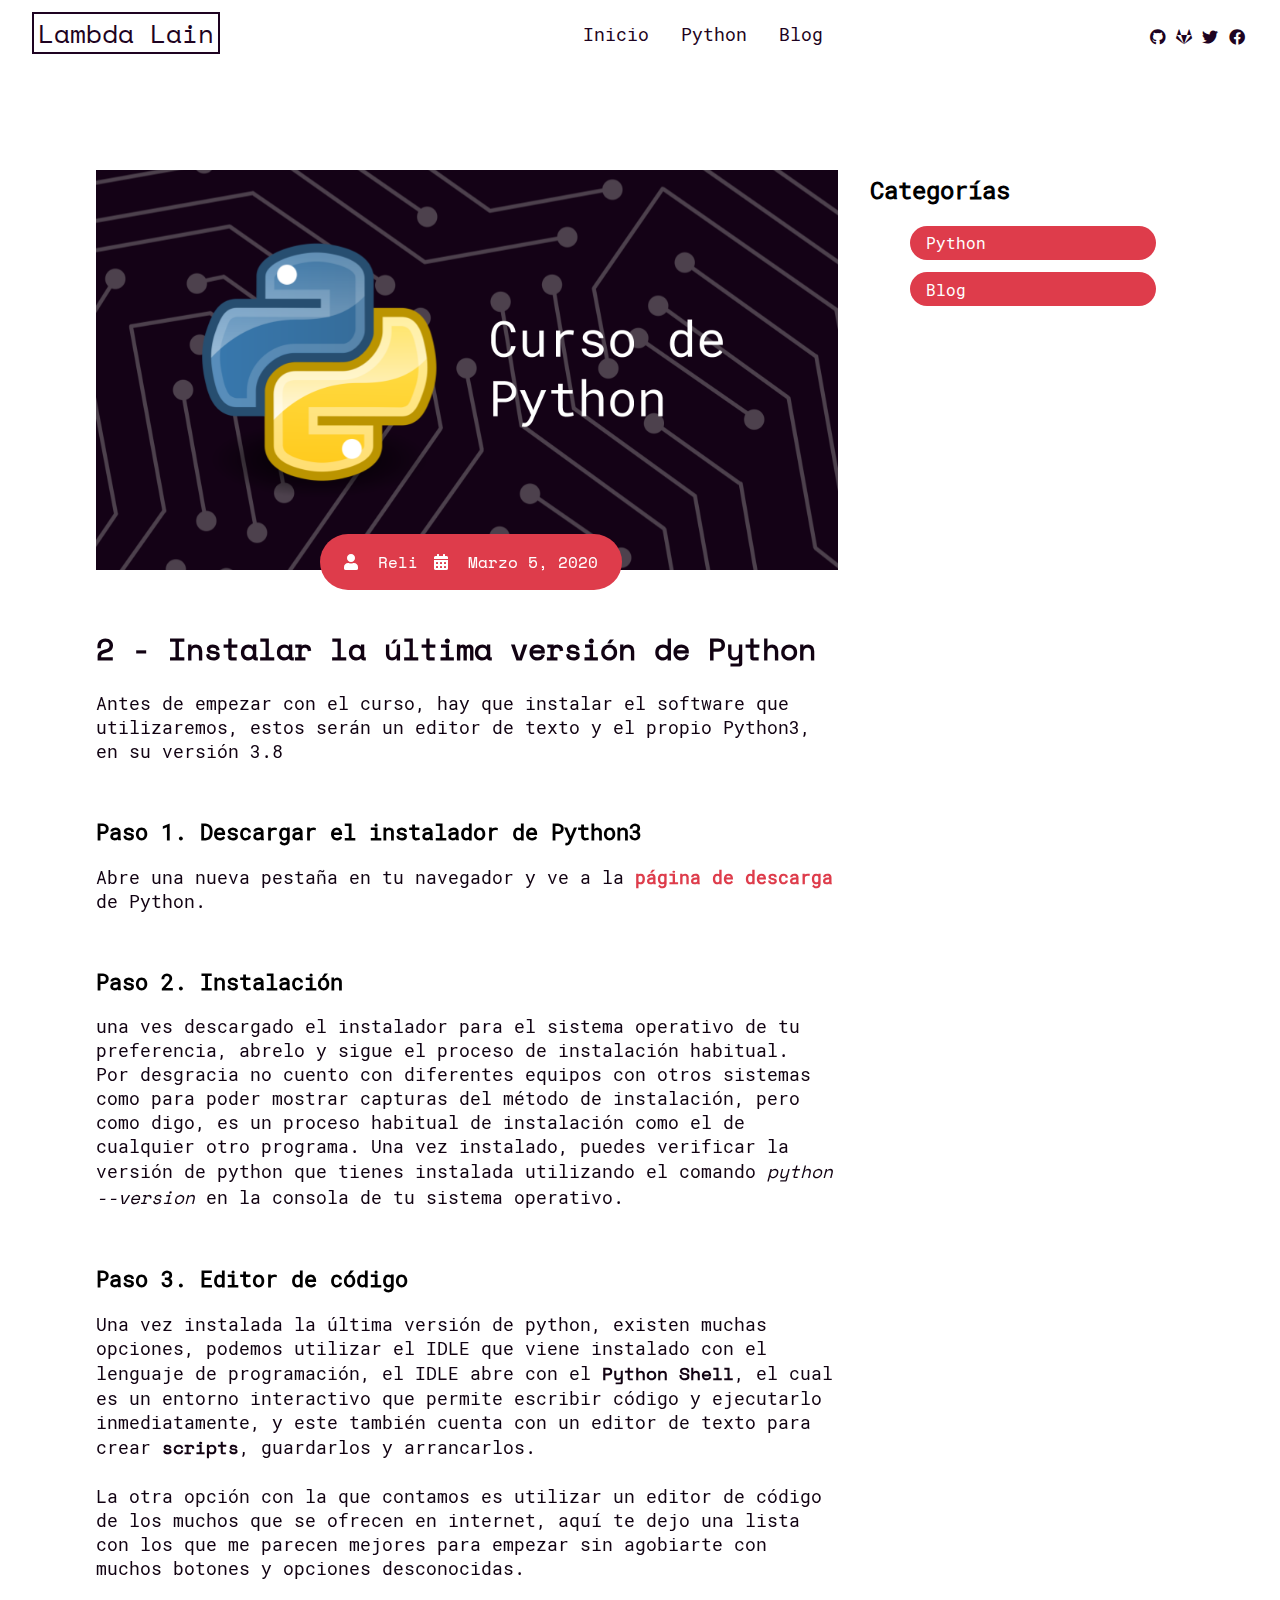
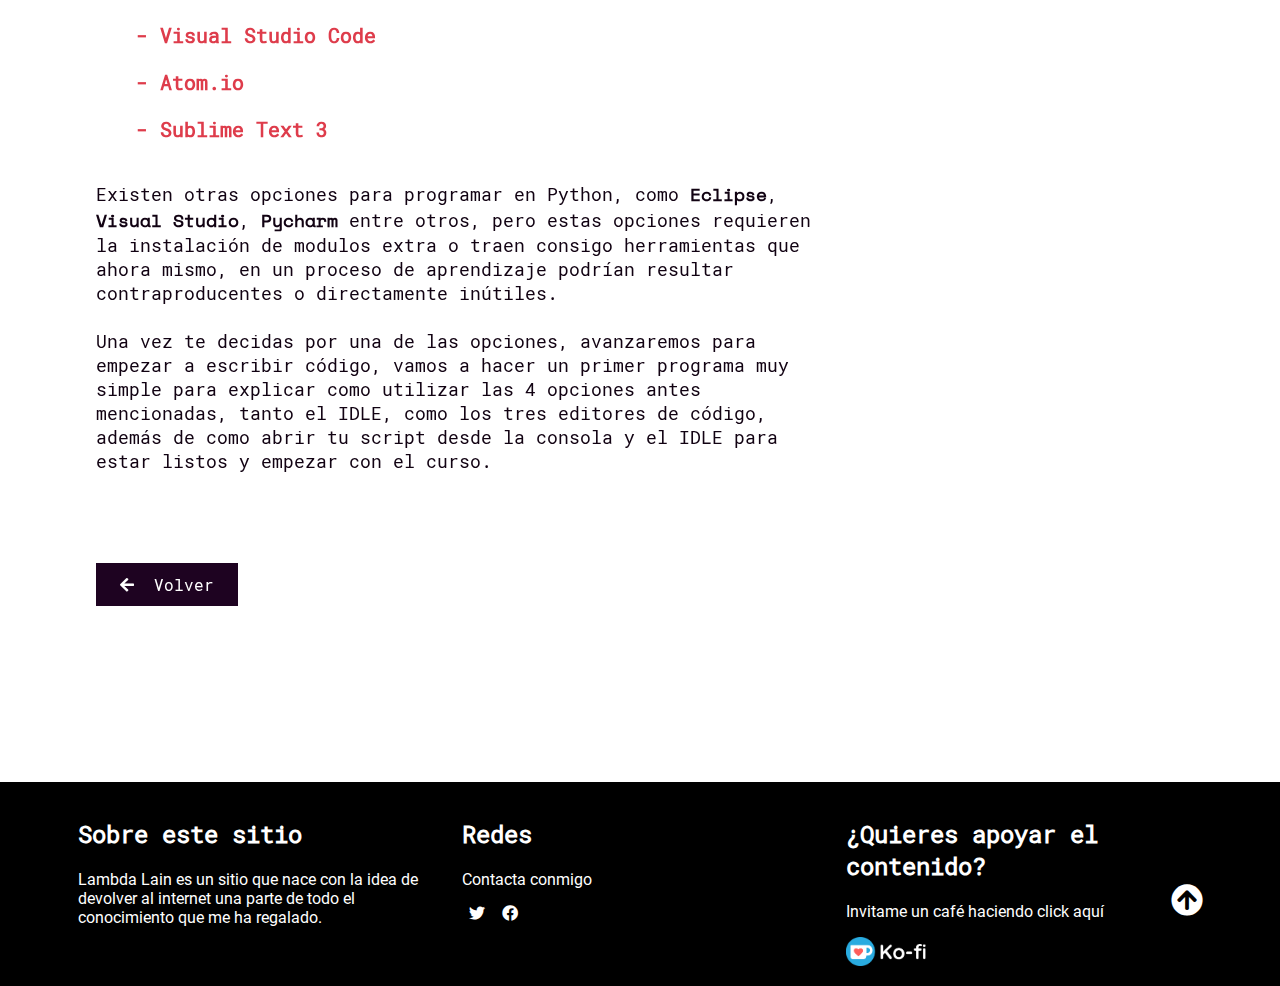
<file: src/python/instalacion/instalacion.html>
<!DOCTYPE html>
<html lang="es">

<head>
  <meta charset="UTF-8">
  <meta name="viewport" content="width=device-width, initial-scale=1.0">
  <meta property="og:title" content="Lambda Lain" />
  <meta property="og:description" content="Blog de tecnología y programación" />
  <meta property="og:image" content="https://imgur.com/a/sQIUv5J" />
  <link rel="shortcut icon" href="../../../assets/favicon.png">
  <title>Lambda Lain</title>

  <!-------Font Awesome Icons------->
  <link rel="stylesheet" href="../../../css/all.css">

  <!-------AOS Library------->
  <link rel="stylesheet" href="../../../css/aos.css">

  <!-------Custom Style------->
  <link rel="stylesheet" href="../../../css/style.css">
  <link rel="stylesheet" href="../../../css/post.css">
</head>

<body>
  <!-------Navigation------->
  <nav class="nav">
    <div class="nav-menu flex-row">
      <div class="nav-brand">
        <a href="../../../index.html" class="nav-link">Lambda Lain</a>
      </div>
      <div class="toggle-collapse">
        <div class="toggle-icons">
          <i class="fas fa-bars"></i>
        </div>
      </div>
      <div>
        <ul class="nav-items">
          <li class="nav-link">
            <a href="../../../index.html">Inicio</a>
          </li>
          <li class="nav-link">
            <a href="../../../src/python/indice_python.html">Python</a>
          </li>
          <li class="nav-link">
            <a href="../../../src/blog/indice_blog.html">Blog</a>
          </li>
        </ul>
      </div>
      <div class="social text-purple">
        <a target="_blank" rel="noopener" href="https://github.com/ReliSalazar"><i class="fab fa-github"></i></a>
        <a target="_blank" rel="noopener" href="https://gitlab.com/Reli"><i class="fab fa-gitlab"></i></a>
        <a target="_blank" rel="noopener" href="https://twitter.com/Reli_Salazar"><i class="fab fa-twitter"></i></a>
        <a target="_blank" rel="noopener" href="https://www.facebook.com/rlslzr/"><i class="fab fa-facebook"></i></a>
      </div>
    </div>
  </nav>
  <!---X---Navigation---X--->


  <!-------Main Site Section------->

  <main>
    <!-------Site Content------->

    <section class="container">
      <div class="site-content">
        <div class="posts">
          <div class="post-content" data-aos="flip-left" data-aos-delay="300">
            <div class="post-image">
              <div>
                <img src="../curso_python.png" class="img" alt="curso de python">
              </div>
              <div class="post-info flex-row">
                <span><i class="fas fa-user"></i>&nbsp;&nbsp;Reli</span>
                <span><i class="fas fa-calendar-alt"></i>&nbsp;&nbsp;Marzo 5, 2020</span>
              </div>
            </div>
            <div class="post-title">
              <h1>2 - Instalar la última versión de Python</h1>
              <p>
                Antes de empezar con el curso, hay que instalar el software que utilizaremos,
                estos serán un editor de texto y el propio Python3, en su versión 3.8
              </p>
              <br>
              <h2>Paso 1. Descargar el instalador de Python3</h2>
              <p>
                Abre una nueva pestaña en tu navegador y ve a la
                <a target="_blank" rel="noopener" href="https://www.python.org/downloads/" class="link">página de descarga</a> de Python.
              </p>
              <br>
              <h2>Paso 2. Instalación</h2>
              <p>
                una ves descargado el instalador para el sistema operativo de tu preferencia, abrelo y sigue
                el proceso de instalación habitual.
                <br>
                Por desgracia no cuento con diferentes equipos con otros sistemas como para poder mostrar capturas
                del método de instalación, pero como digo, es un proceso habitual de instalación como el de
                cualquier otro programa. Una vez instalado, puedes verificar la versión de python que tienes instalada
                utilizando el comando <span class="i">python --version</span> en la consola de tu sistema operativo.
              </p>
              <br>
              <h2>Paso 3. Editor de código</h2>
              <p>
                Una vez instalada la última versión de python, existen muchas opciones,
                podemos utilizar el IDLE que viene instalado con el lenguaje de programación,
                el IDLE abre con el <span class="b">Python Shell</span>, el cual es un entorno
                interactivo que permite escribir código y ejecutarlo inmediatamente, y este también
                cuenta con un editor de texto para crear <span class="b">scripts</span>, guardarlos
                y arrancarlos.
                <br><br>
                La otra opción con la que contamos es utilizar un editor de código de los muchos que se ofrecen
                en internet, aquí te dejo una lista con los que me parecen mejores para empezar sin agobiarte
                con muchos botones y opciones desconocidas.
                <br><br>
                <ul>
                  <li>
                    <a target="_blank" rel="noopener" href="https://code.visualstudio.com/" class="link">- Visual Studio Code</a><br><br>
                    <a target="_blank" rel="noopener" href="https://atom.io/" class="link">- Atom.io</a><br><br>
                    <a target="_blank" rel="noopener" href="https://www.sublimetext.com/3" class="link">- Sublime Text 3</a><br><br>
                  </li>
                </ul>
                <p>
                  Existen otras opciones para programar en Python, como <span class="b">Eclipse</span>,
                  <span class="b">Visual Studio</span>, <span class="b">Pycharm</span> entre otros,
                  pero estas opciones requieren la instalación de modulos extra o traen consigo herramientas
                  que ahora mismo, en un proceso de aprendizaje podrían resultar contraproducentes o directamente
                  inútiles.
                  <br><br>
                  Una vez te decidas por una de las opciones, avanzaremos para empezar a escribir código,
                  vamos a hacer un primer programa muy simple para explicar como utilizar las 4 opciones antes
                  mencionadas, tanto el IDLE, como los tres editores de código, además de como abrir tu script
                  desde la consola y el IDLE para estar listos y empezar con el curso.
                </p>
                <br><br><br>
              </p>
              <a href="../indice_python.html">
                <button class="btn post-btn"><i class="fas fa-arrow-left"></i>&nbsp; Volver</button>
              </a>
            </div>
          </div>


        </div>
        <aside class="sidebar">
          <div class="category">
            <h2>Categorías</h2>
            <ul class="category-list">
              <li class="list-items" data-aos="fade-left" data-aos-delay="100">
                <a href="../indice_python.html">Python</a>
              </li>
              <li class="list-items" data-aos="fade-left" data-aos-delay="400">
                <a href="../../../src/blog/indice_blog.html">Blog</a>
              </li>
            </ul>
          </div>
        </aside>
      </div>
    </section>

    <!---X---Site Content---X--->
  </main>

  <!---X---Main Site Section---X--->


  <!-------Footer------->

  <footer class="footer">
    <div class="container">
      <div class="about-us">
        <h2>Sobre este sitio</h2>
        <p class="about">Lambda Lain es un sitio que nace con la idea de devolver al internet una parte de todo el
          conocimiento que me ha regalado.</p>
      </div>
      <div class="follow">
        <h2>Redes</h2>
        <p class="about">Contacta conmigo</p>
        <div>
          <a target="_blank" rel="noopener" href="https://twitter.com/Reli_Salazar"><i class="fab fa-twitter"></i></a>
          <a target="_blank" rel="noopener" href="https://www.facebook.com/rlslzr/"><i class="fab fa-facebook"></i></a>
        </div>
      </div>
      <div class="donations">
        <h2>¿Quieres apoyar el contenido?</h2>
        <a target="_blank" rel="noopener" href="https://ko-fi.com/N4N11H07D">
          <p class="about">Invitame un café haciendo click aquí</p>
          <img src="../../../src/kofi_logo.png" class="img" width="80">
        </a>
      </div>
    </div>
    <div class="move-up">
      <span><i class="fas fa-arrow-circle-up fa-2x"></i></span>
    </div>
  </footer>

  <!---X---Footer---X--->


  <!-------JQuery Library file------->
  <script src="../../../js/jquery3.4.1.min.js"></script>


  <!-------Custom Javascript file------->
  <script src="../../../js/main.js"></script>

  <!-------AOS JS Library------->
  <script src="../../../js/aos.js"></script>
</body>

</html>
</file>
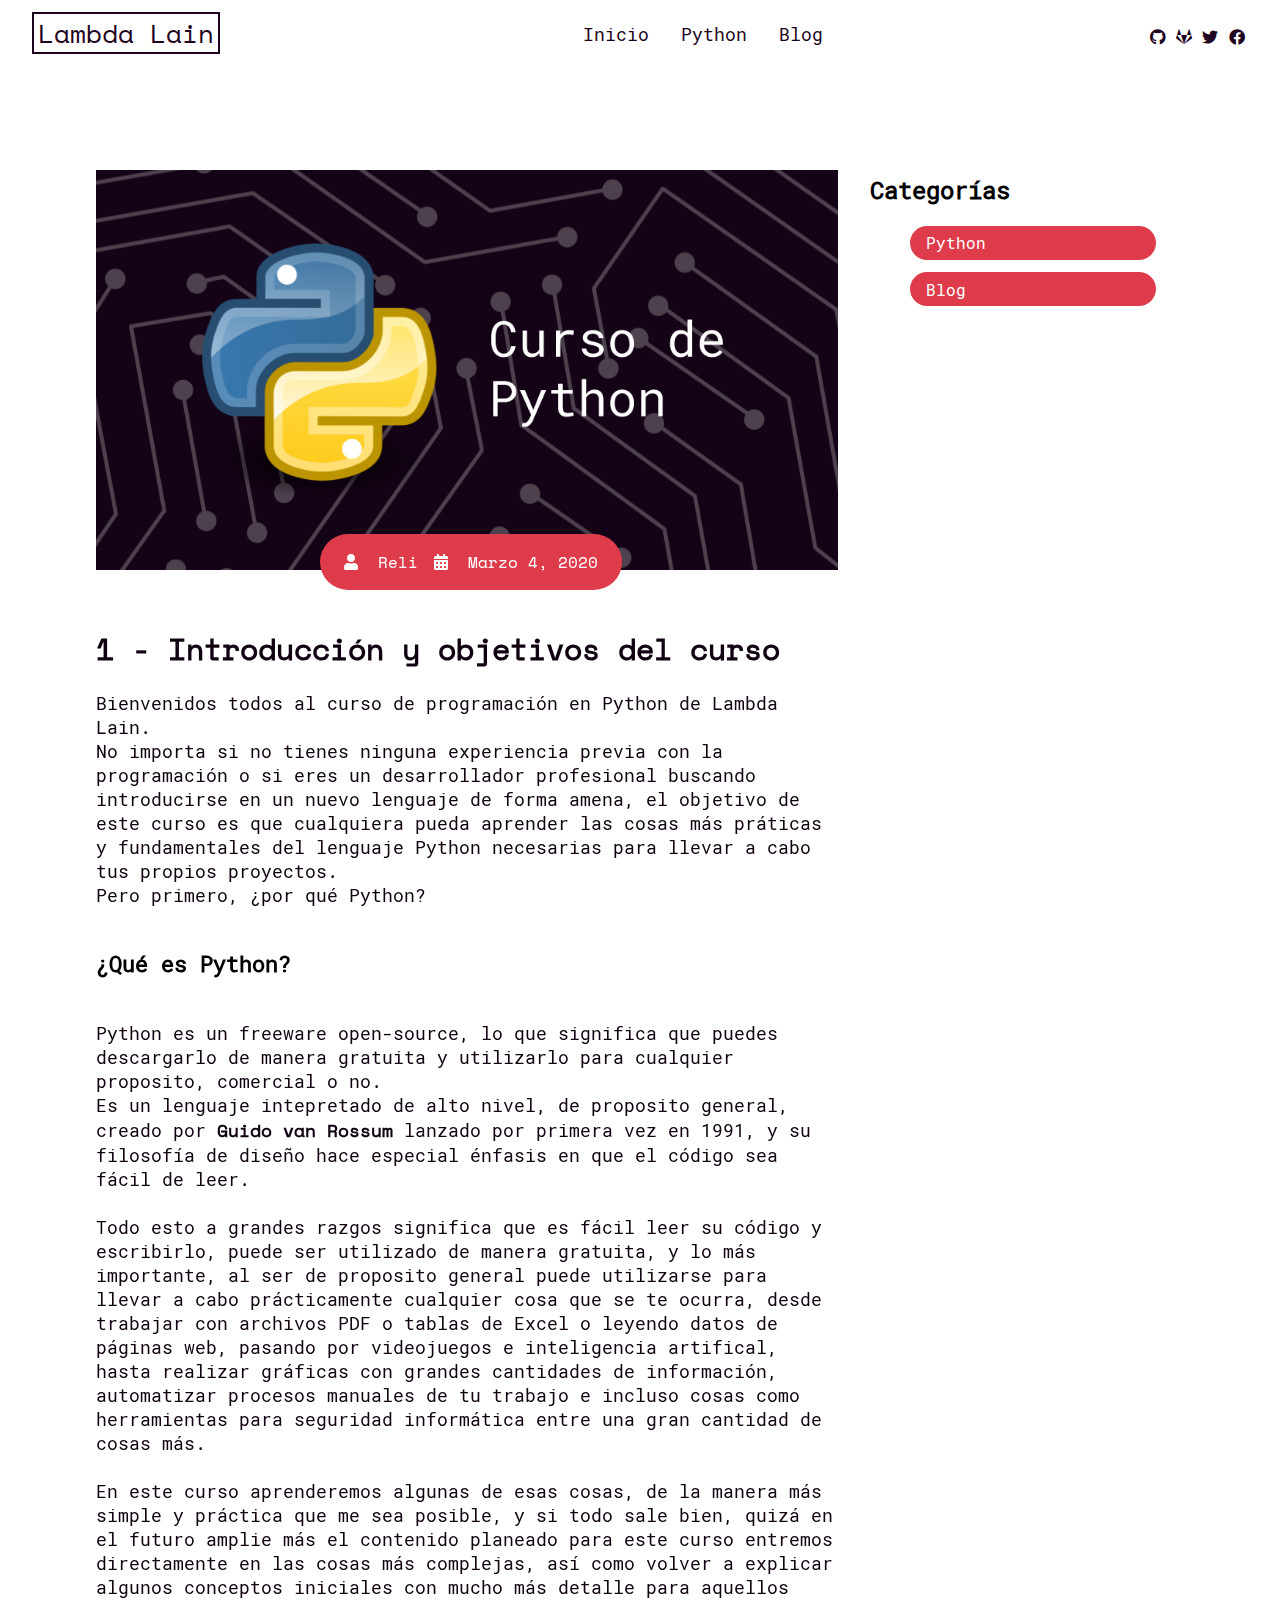
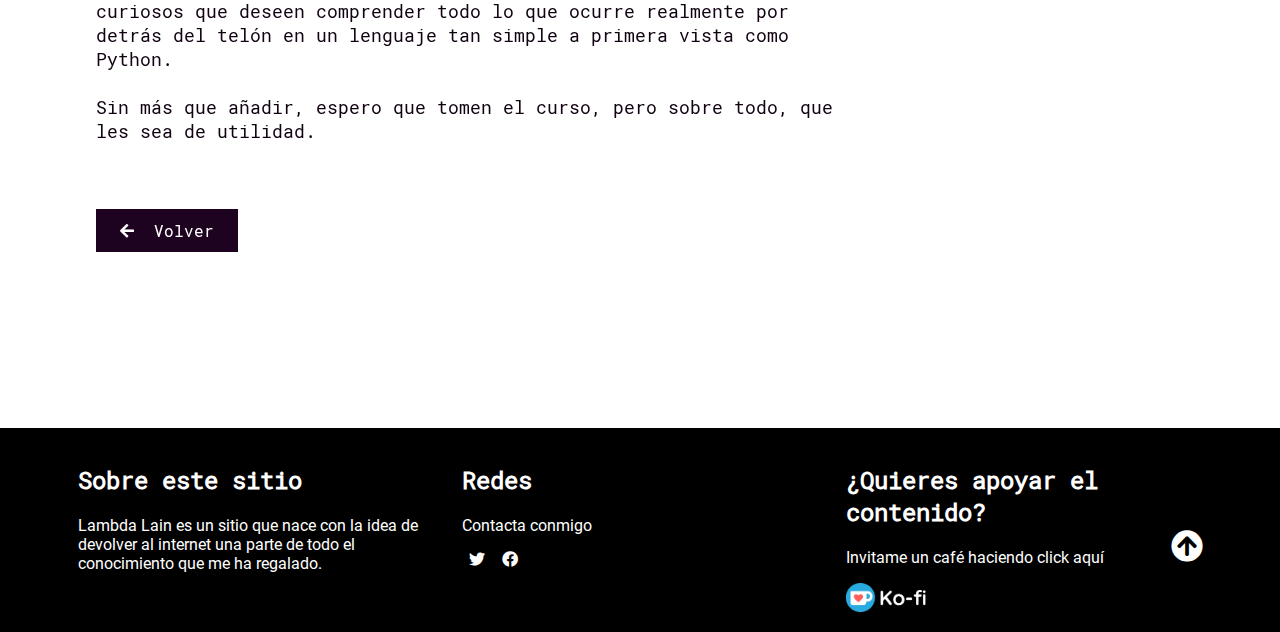
<file: src/python/introduccion/introduccion.html>
<!DOCTYPE html>
<html lang="es">

<head>
  <meta charset="UTF-8">
  <meta name="viewport" content="width=device-width, initial-scale=1.0">
  <meta property="og:title" content="Lambda Lain" />
  <meta property="og:description" content="Blog de tecnología y programación" />
  <meta property="og:image" content="https://imgur.com/a/sQIUv5J" />
  <link rel="shortcut icon" href="../../../assets/favicon.png">
  <title>Lambda Lain</title>

  <!-------Font Awesome Icons------->
  <link rel="stylesheet" href="../../../css/all.css">

  <!-------AOS Library------->
  <link rel="stylesheet" href="../../../css/aos.css">

  <!-------Custom Style------->
  <link rel="stylesheet" href="../../../css/style.css">
  <link rel="stylesheet" href="../../../css/post.css">
</head>

<body>
  <!-------Navigation------->
  <nav class="nav">
    <div class="nav-menu flex-row">
      <div class="nav-brand">
        <a href="../../../index.html" class="nav-link">Lambda Lain</a>
      </div>
      <div class="toggle-collapse">
        <div class="toggle-icons">
          <i class="fas fa-bars"></i>
        </div>
      </div>
      <div>
        <ul class="nav-items">
          <li class="nav-link">
            <a href="../../../index.html">Inicio</a>
          </li>
          <li class="nav-link">
            <a href="../../../src/python/indice_python.html">Python</a>
          </li>
          <li class="nav-link">
            <a href="../../../src/blog/indice_blog.html">Blog</a>
          </li>
        </ul>
      </div>
      <div class="social text-purple">
        <a target="_blank" rel="noopener" href="https://github.com/ReliSalazar"><i class="fab fa-github"></i></a>
        <a target="_blank" rel="noopener" href="https://gitlab.com/Reli"><i class="fab fa-gitlab"></i></a>
        <a target="_blank" rel="noopener" href="https://twitter.com/Reli_Salazar"><i class="fab fa-twitter"></i></a>
        <a target="_blank" rel="noopener" href="https://www.facebook.com/rlslzr/"><i class="fab fa-facebook"></i></a>
      </div>
    </div>
  </nav>
  <!---X---Navigation---X--->


  <!-------Main Site Section------->

  <main>
    <!-------Site Content------->

    <section class="container">
      <div class="site-content">
        <div class="posts">
          <div class="post-content" data-aos="flip-left" data-aos-delay="300">
            <div class="post-image">
              <div>
                <img src="../curso_python.png" class="img" alt="curso de python">
              </div>
              <div class="post-info flex-row">
                <span><i class="fas fa-user"></i>&nbsp;&nbsp;Reli</span>
                <span><i class="fas fa-calendar-alt"></i>&nbsp;&nbsp;Marzo 4, 2020</span>
              </div>
            </div>
            <div class="post-title">
              <h1>1 - Introducción y objetivos del curso</h1>
              <p>
                Bienvenidos todos al curso de programación en Python de Lambda Lain.
                <br>
                No importa si no tienes ninguna experiencia previa con la programación o si
                eres un desarrollador profesional buscando introducirse en un nuevo lenguaje
                de forma amena, el objetivo de este curso es que cualquiera pueda aprender
                las cosas más práticas y fundamentales del lenguaje Python necesarias
                para llevar a cabo tus propios proyectos.
                <br>
                Pero primero, ¿por qué Python?
                <br><br>
              </p>
              <h2>¿Qué es Python?</h2>
              <p>
                <br>
                Python es un freeware open-source, lo que significa que puedes descargarlo de
                manera gratuita y utilizarlo para cualquier proposito, comercial o no.
                <br>
                Es un lenguaje intepretado de alto nivel, de proposito general, creado por
                <span class="b">Guido van Rossum</span> lanzado por primera vez en 1991,
                y su filosofía de diseño hace especial énfasis en que el código sea fácil de leer.
                <br><br>
                Todo esto a grandes razgos significa que es fácil leer su código y escribirlo,
                puede ser utilizado de manera gratuita, y lo más importante, al ser de proposito general
                puede utilizarse para llevar a cabo prácticamente cualquier cosa que se te ocurra,
                desde trabajar con archivos PDF o tablas de Excel o leyendo datos de páginas web,
                pasando por videojuegos e inteligencia artifical, hasta realizar gráficas con grandes
                cantidades de información, automatizar procesos manuales de tu trabajo e incluso
                cosas como herramientas para seguridad informática entre una gran cantidad de cosas más.
                <br><br>
                En este curso aprenderemos algunas de esas cosas, de la manera más simple y práctica
                que me sea posible, y si todo sale bien, quizá en el futuro amplie más el contenido planeado
                para este curso entremos directamente en las cosas más complejas, así como volver a explicar
                algunos conceptos iniciales con mucho más detalle para aquellos curiosos que deseen comprender
                todo lo que ocurre realmente por detrás del telón en un lenguaje tan simple a primera vista
                como Python.
                <br><br>
                Sin más que añadir, espero que tomen el curso, pero sobre todo, que les sea de utilidad.
                <br><br><br>
              </p>
              <a href="../indice_python.html">
                <button class="btn post-btn"><i class="fas fa-arrow-left"></i>&nbsp; Volver</button>
              </a>
            </div>
          </div>


        </div>
        <aside class="sidebar">
          <div class="category">
            <h2>Categorías</h2>
            <ul class="category-list">
              <li class="list-items" data-aos="fade-left" data-aos-delay="100">
                <a href="../indice_python.html">Python</a>
              </li>
              <li class="list-items" data-aos="fade-left" data-aos-delay="400">
                <a href="../../../src/blog/indice_blog.html">Blog</a>
              </li>
            </ul>
          </div>
        </aside>
      </div>
    </section>

    <!---X---Site Content---X--->
  </main>

  <!---X---Main Site Section---X--->


  <!-------Footer------->

  <footer class="footer">
    <div class="container">
      <div class="about-us">
        <h2>Sobre este sitio</h2>
        <p class="about">Lambda Lain es un sitio que nace con la idea de devolver al internet una parte de todo el conocimiento que me ha regalado.</p>
      </div>
      <div class="follow">
        <h2>Redes</h2>
        <p class="about">Contacta conmigo</p>
        <div>
          <a target="_blank" rel="noopener" href="https://twitter.com/Reli_Salazar"><i class="fab fa-twitter"></i></a>
          <a target="_blank" rel="noopener" href="https://www.facebook.com/rlslzr/"><i class="fab fa-facebook"></i></a>
        </div>
      </div>
      <div class="donations">
        <h2>¿Quieres apoyar el contenido?</h2>
        <a target="_blank" rel="noopener" href="https://ko-fi.com/N4N11H07D">
          <p class="about">Invitame un café haciendo click aquí</p>
          <img src="../../../src/kofi_logo.png" class="img" width="80">
        </a>
      </div>
    </div>
    <div class="move-up">
      <span><i class="fas fa-arrow-circle-up fa-2x"></i></span>
    </div>
  </footer>

  <!---X---Footer---X--->


  <!-------JQuery Library file------->
  <script src="../../../js/jquery3.4.1.min.js"></script>


  <!-------Custom Javascript file------->
  <script src="../../../js/main.js"></script>

  <!-------AOS JS Library------->
  <script src="../../../js/aos.js"></script>
</body>

</html>
</file>
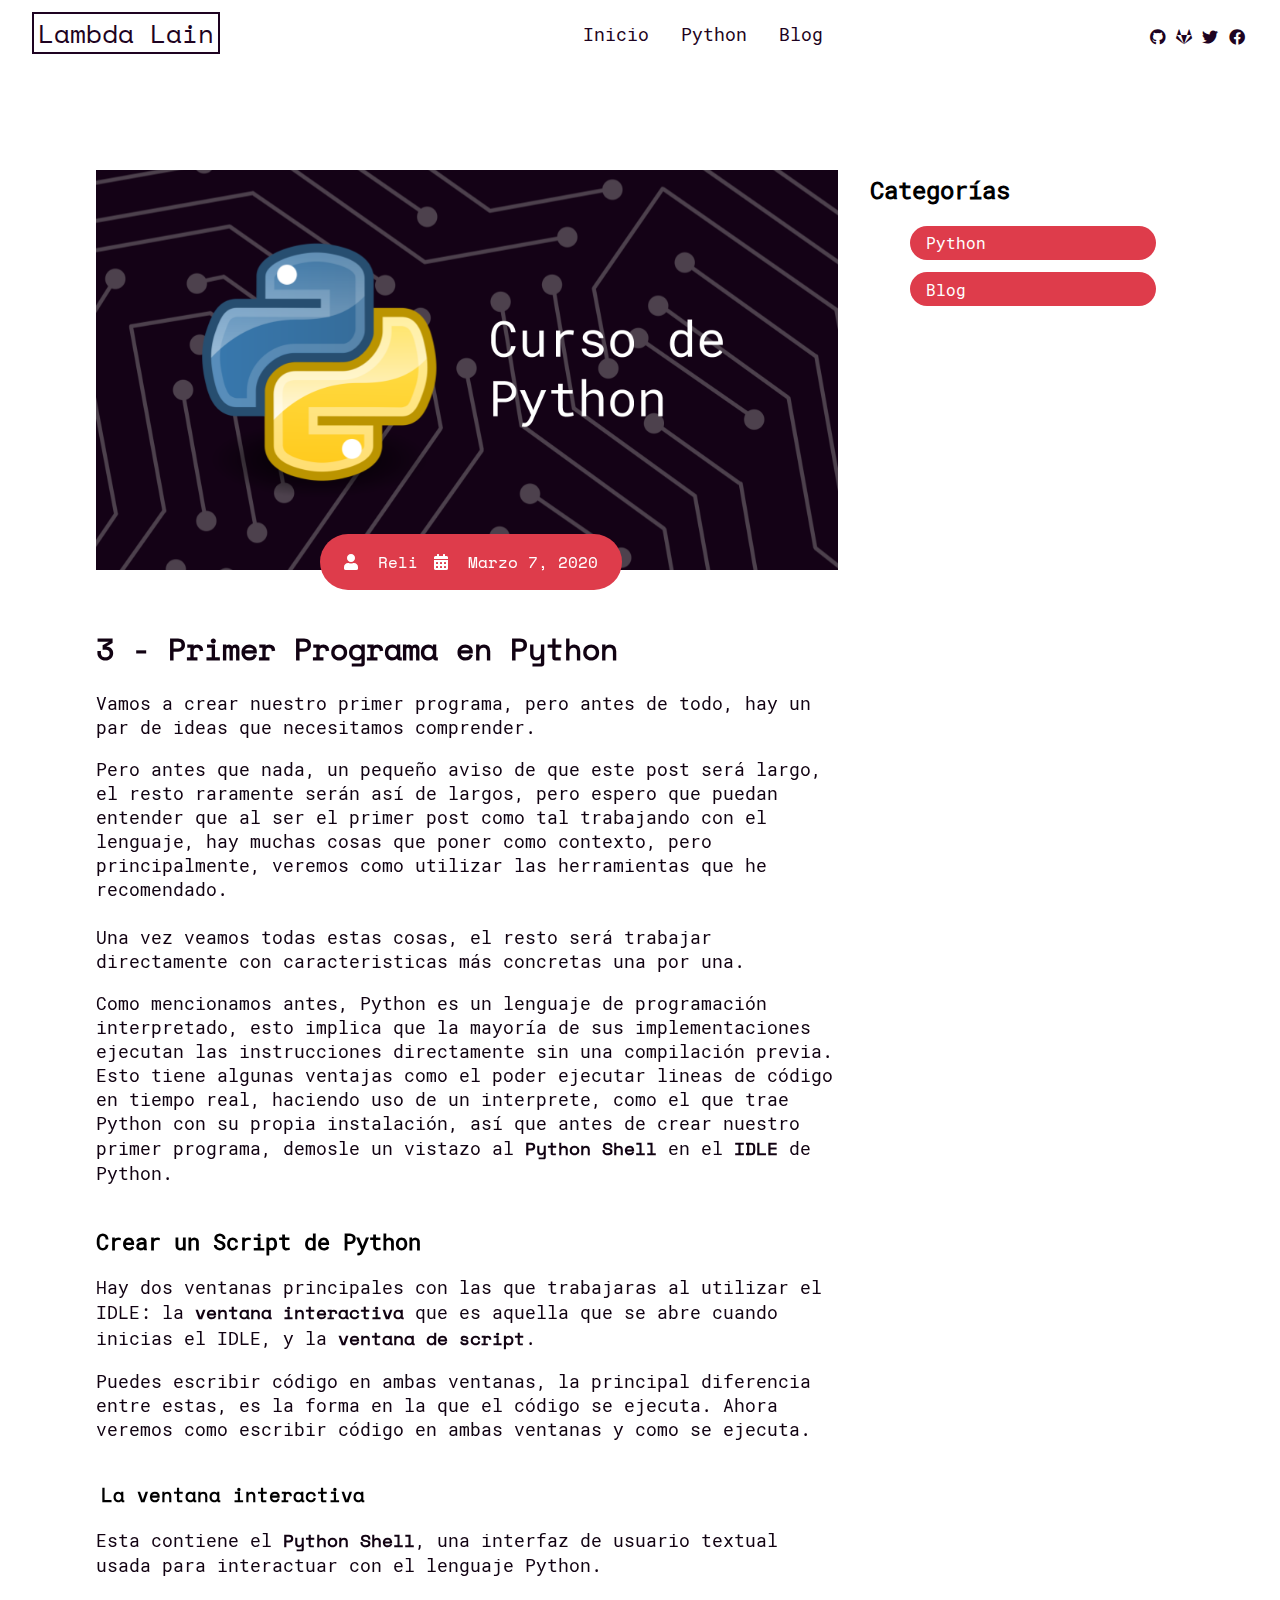
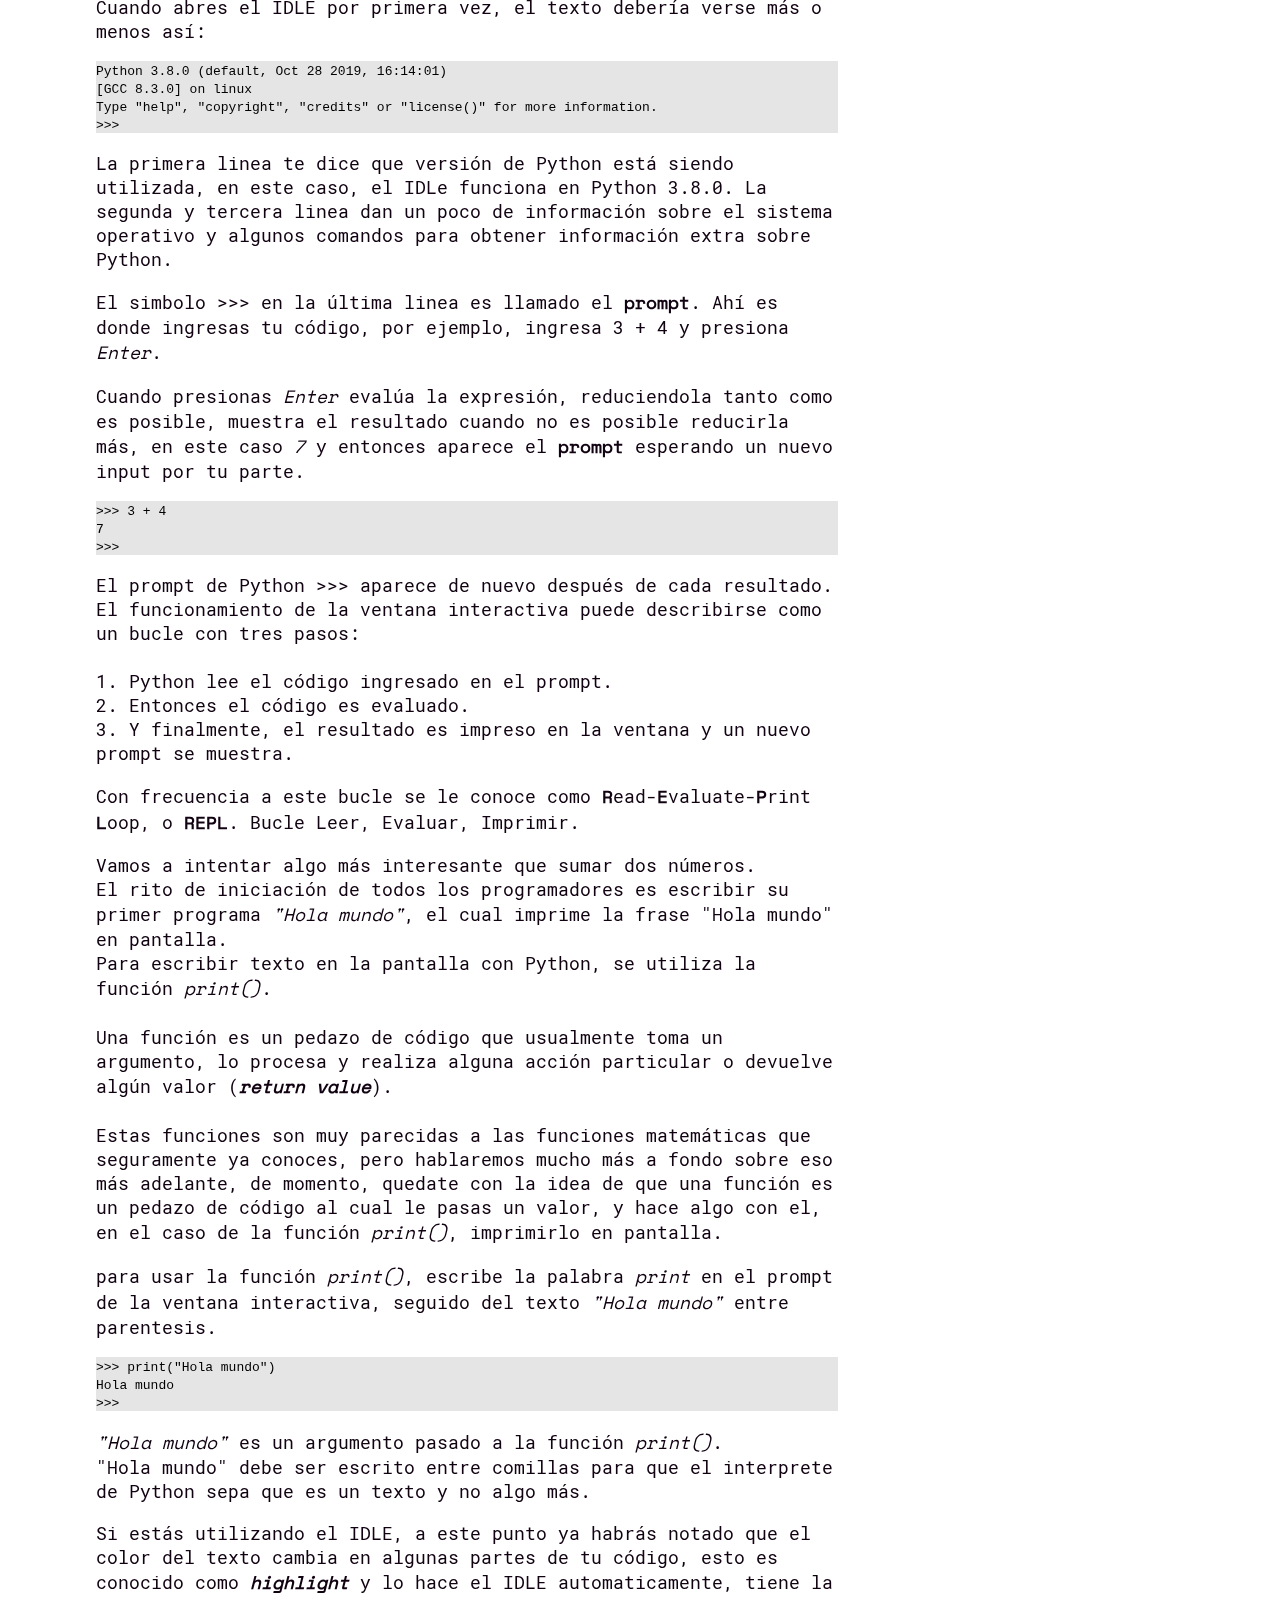
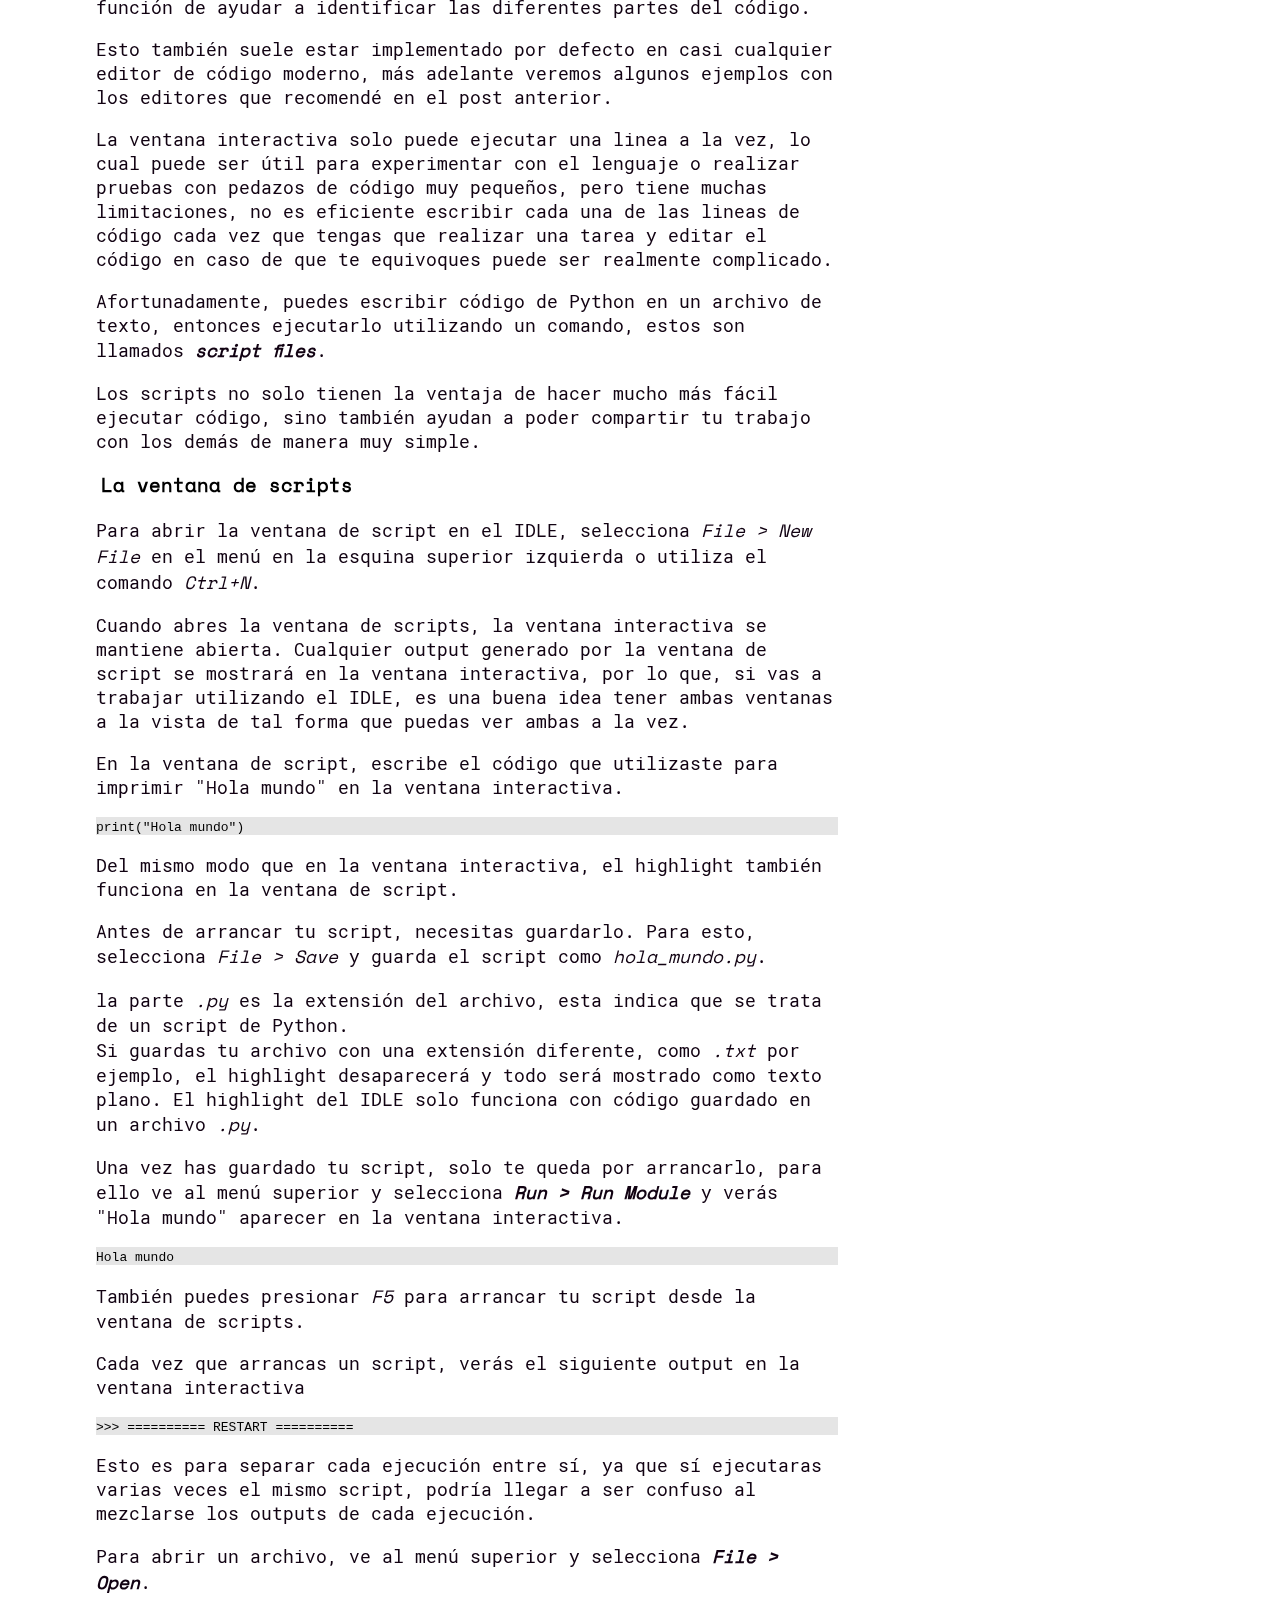
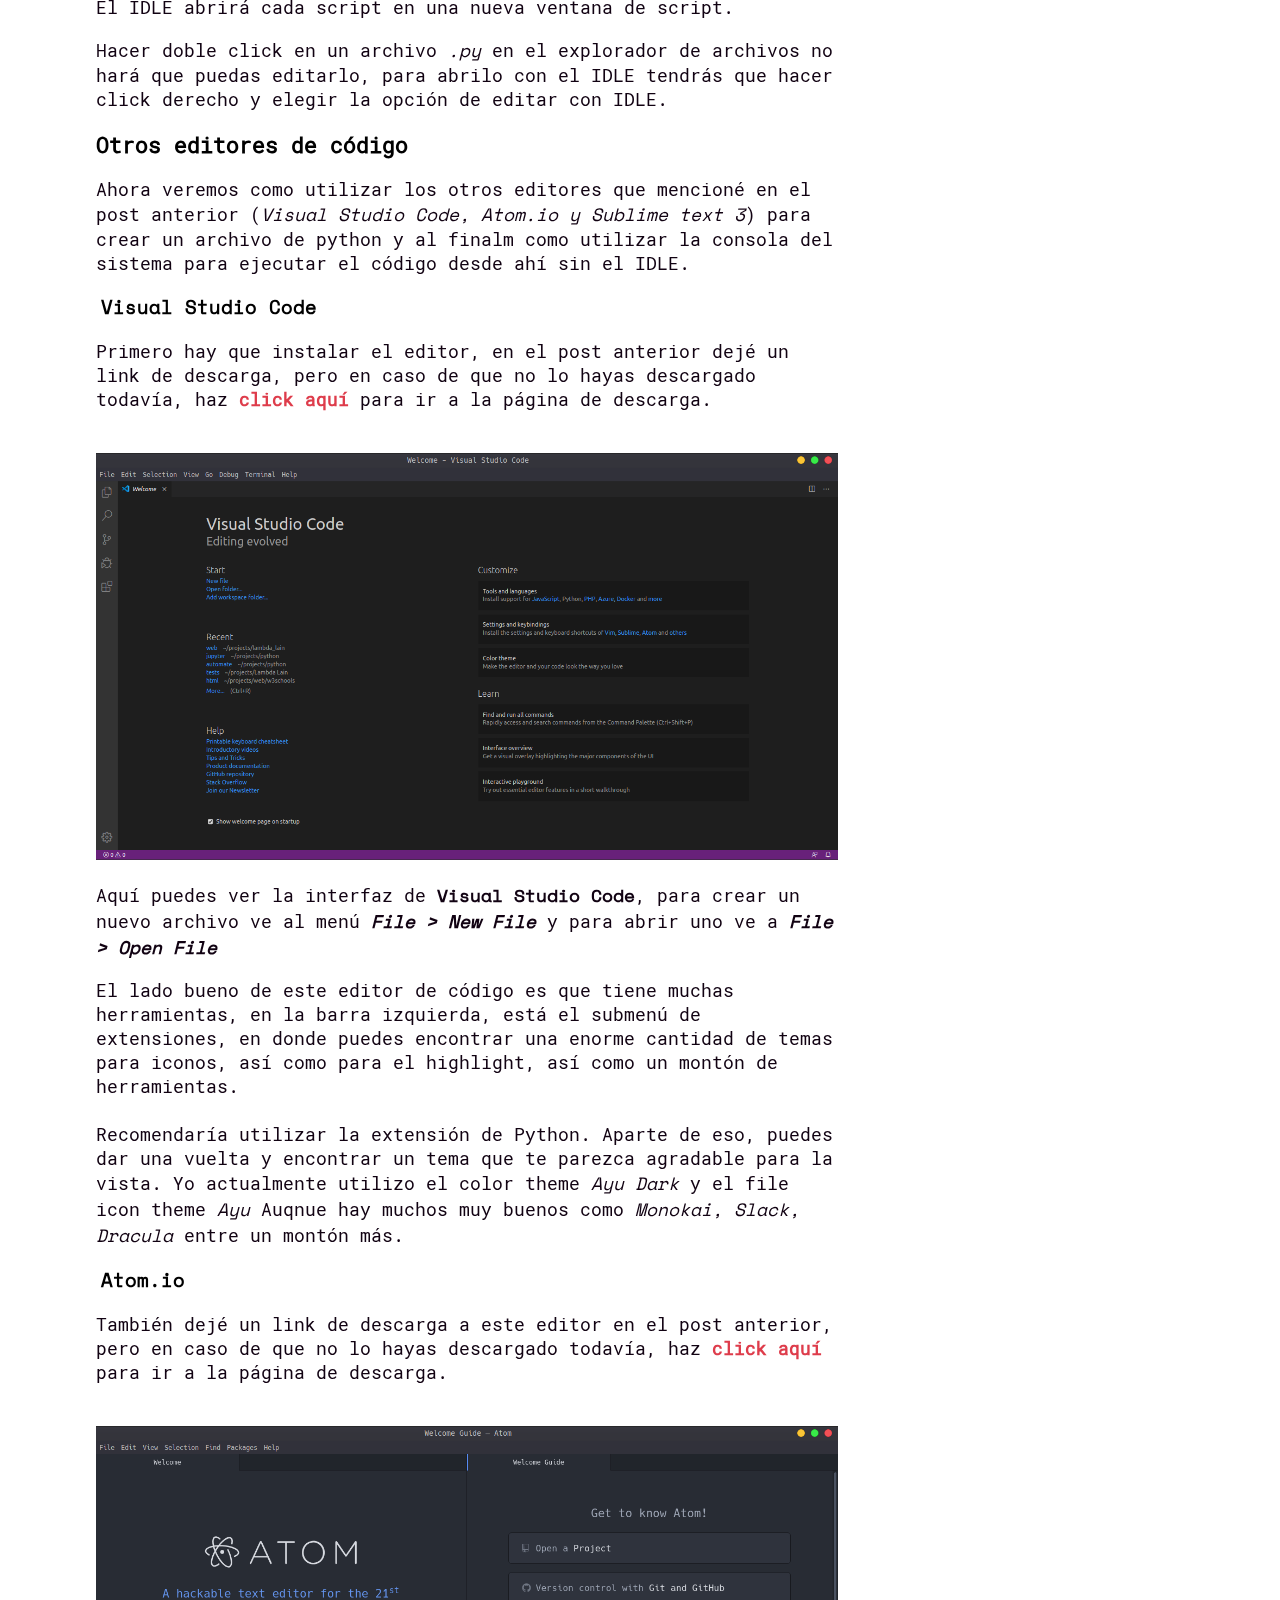
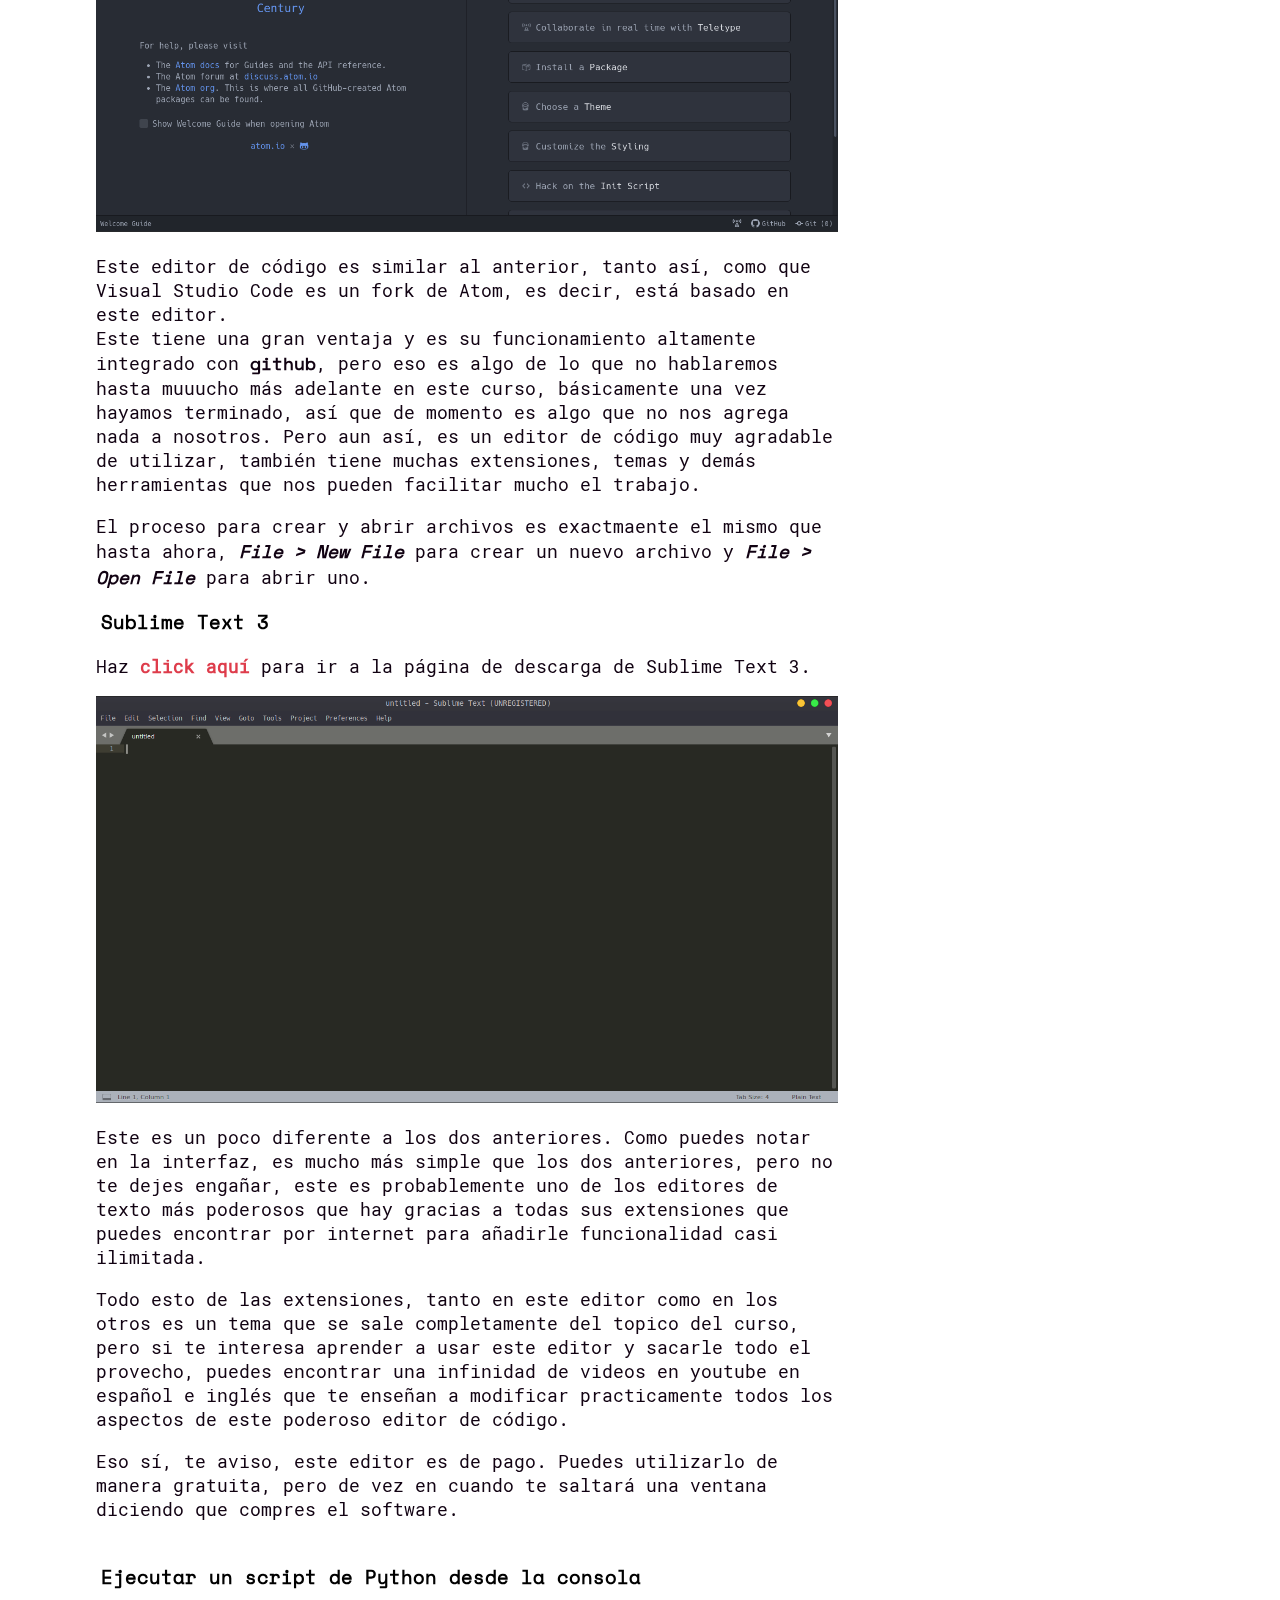
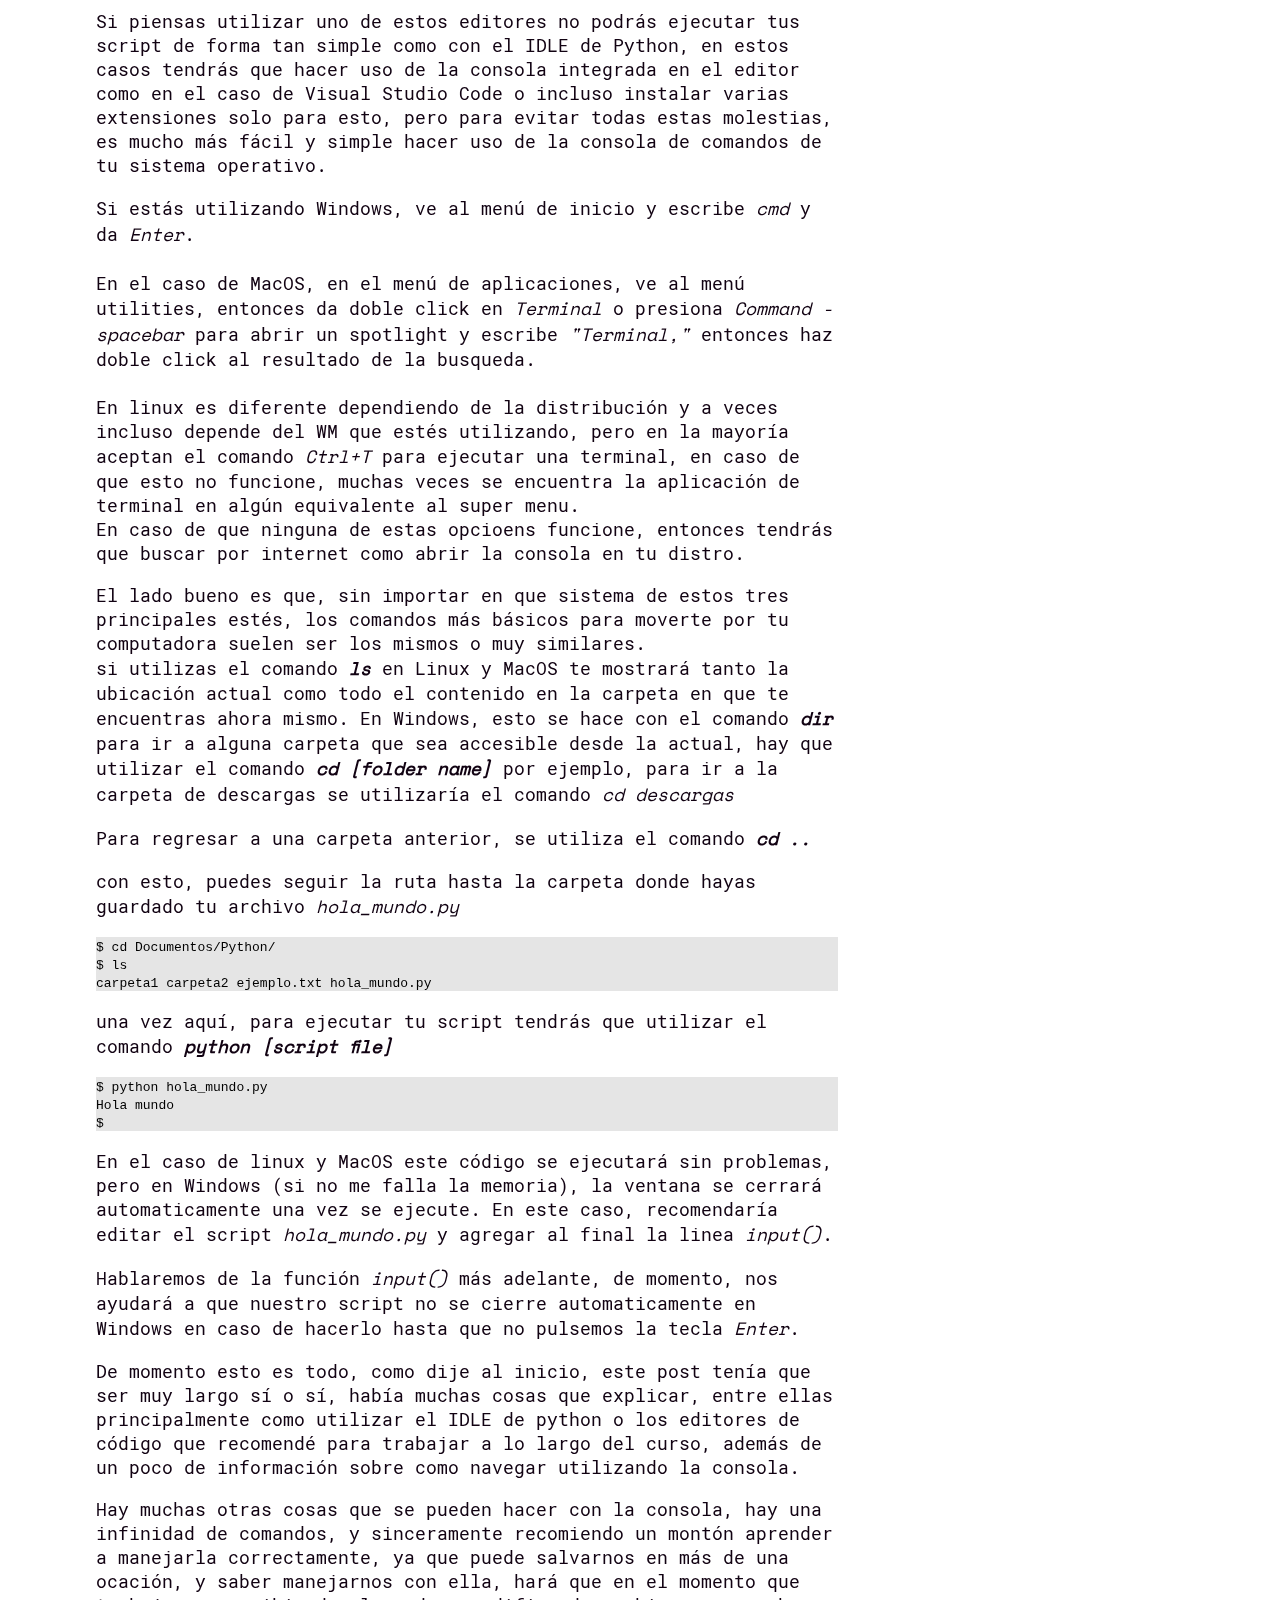
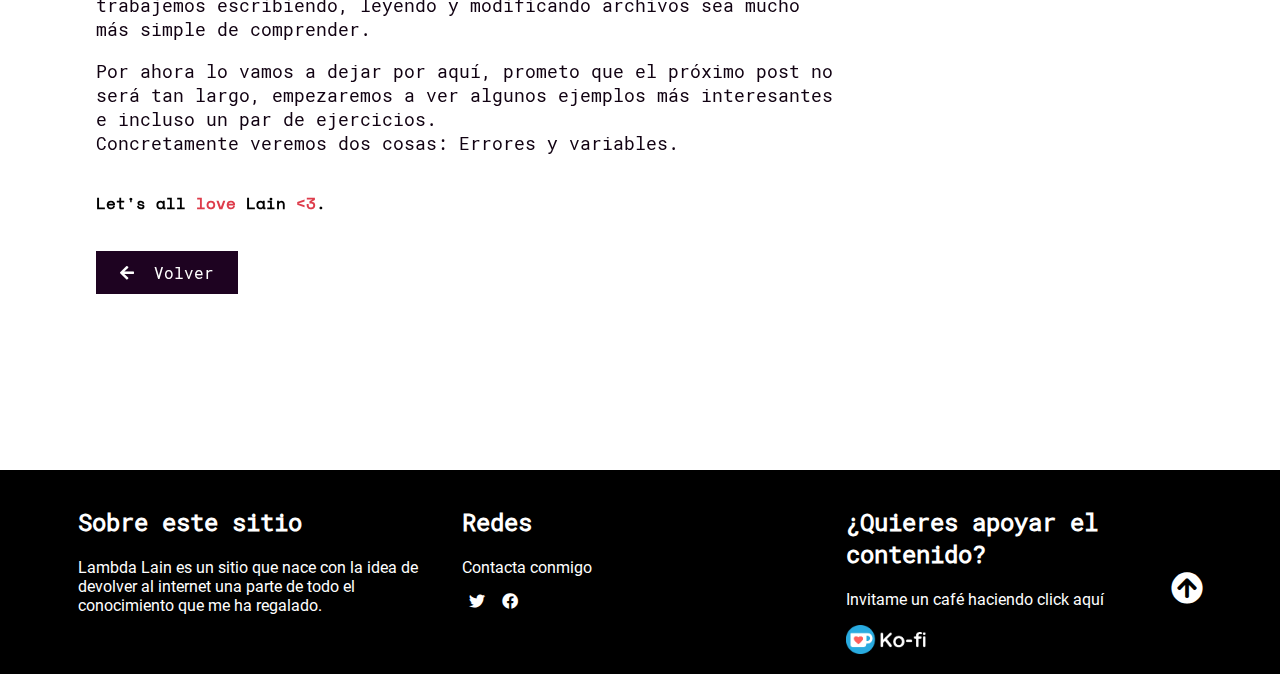
<file: src/python/primer_programa/primer_programa.html>
<!DOCTYPE html>
<html lang="es">

<head>
  <meta charset="UTF-8">
  <meta name="viewport" content="width=device-width, initial-scale=1.0">
  <meta property="og:title" content="Lambda Lain" />
  <meta property="og:description" content="Blog de tecnología y programación" />
  <meta property="og:image" content="https://imgur.com/a/sQIUv5J" />
  <link rel="shortcut icon" href="../../../assets/favicon.png">
  <title>Lambda Lain</title>

  <!-------Font Awesome Icons------->
  <link rel="stylesheet" href="../../../css/all.css">

  <!-------AOS Library------->
  <link rel="stylesheet" href="../../../css/aos.css">

  <!-------Custom Style------->
  <link rel="stylesheet" href="../../../css/style.css">
  <link rel="stylesheet" href="../../../css/post.css">
</head>

<body>
  <!-------Navigation------->
  <nav class="nav">
    <div class="nav-menu flex-row">
      <div class="nav-brand">
        <a href="../../../index.html" class="nav-link">Lambda Lain</a>
      </div>
      <div class="toggle-collapse">
        <div class="toggle-icons">
          <i class="fas fa-bars"></i>
        </div>
      </div>
      <div>
        <ul class="nav-items">
          <li class="nav-link">
            <a href="../../../index.html">Inicio</a>
          </li>
          <li class="nav-link">
            <a href="../../../src/python/indice_python.html">Python</a>
          </li>
          <li class="nav-link">
            <a href="../../../src/blog/indice_blog.html">Blog</a>
          </li>
        </ul>
      </div>
      <div class="social text-purple">
        <a target="_blank" rel="noopener" href="https://github.com/ReliSalazar"><i class="fab fa-github"></i></a>
        <a target="_blank" rel="noopener" href="https://gitlab.com/Reli"><i class="fab fa-gitlab"></i></a>
        <a target="_blank" rel="noopener" href="https://twitter.com/Reli_Salazar"><i class="fab fa-twitter"></i></a>
        <a target="_blank" rel="noopener" href="https://www.facebook.com/rlslzr/"><i class="fab fa-facebook"></i></a>
      </div>
    </div>
  </nav>
  <!---X---Navigation---X--->


  <!-------Main Site Section------->

  <main>
    <!-------Site Content------->

    <section class="container">
      <div class="site-content">
        <div class="posts">
          <div class="post-content" data-aos="flip-left" data-aos-delay="300">
            <div class="post-image">
              <div>
                <img src="../curso_python.png" class="img" alt="curso de python">
              </div>
              <div class="post-info flex-row">
                <span><i class="fas fa-user"></i>&nbsp;&nbsp;Reli</span>
                <span><i class="fas fa-calendar-alt"></i>&nbsp;&nbsp;Marzo 7, 2020</span>
              </div>
            </div>
            <div class="post-title">
              <h1>3 - Primer Programa en Python</h1>
              <p>
                Vamos a crear nuestro primer programa, pero antes de todo, hay un par de ideas que necesitamos
                comprender.
              </p>
              <p>
                Pero antes que nada, un pequeño aviso de que este post será largo, el resto raramente serán así de largos,
                pero espero que puedan entender que al ser el primer post como tal trabajando con el lenguaje, hay muchas cosas
                que poner como contexto, pero principalmente, veremos como utilizar las herramientas que he recomendado. <br><br>
                Una vez veamos todas estas cosas, el resto será trabajar directamente con caracteristicas más concretas una por una.
              </p>
              <p>
                Como mencionamos antes, Python es un lenguaje de programación interpretado, esto implica
                que la mayoría de sus implementaciones ejecutan las instrucciones directamente sin una compilación
                previa. Esto tiene algunas ventajas como el poder ejecutar lineas de código en tiempo real,
                haciendo uso de un interprete, como el que trae Python con su propia instalación, así que
                antes de crear nuestro primer programa, demosle un vistazo al <span class="b">Python Shell</span>
                en el <span class="b">IDLE</span> de Python.
                <br><br>
              </p>
              <h2>Crear un Script de Python</h2>
              <p>
                Hay dos ventanas principales con las que trabajaras al utilizar el IDLE: la
                <span class="b">ventana interactiva</span> que es aquella que se abre cuando inicias el IDLE,
                y la <span class="b">ventana de script</span>.
              </p>
              <p>
                Puedes escribir código en ambas ventanas, la principal diferencia entre estas, es la forma
                en la que el código se ejecuta. Ahora veremos como escribir código en ambas ventanas y como se ejecuta.
              </p>
              <br>
              <h3>La ventana interactiva</h3>
              <p>
                Esta contiene el <span class="b">Python Shell</span>, una interfaz de usuario textual usada para
                interactuar con el lenguaje Python.
              </p>
              <p>
                Cuando abres el IDLE por primera vez, el texto debería verse más o menos así:
              </p>
              <div class="code"><code>
                Python 3.8.0 (default, Oct 28 2019, 16:14:01) <br>
                [GCC 8.3.0] on linux <br>
                Type "help", "copyright", "credits" or "license()" for more information. <br>
                >>>
              </code></div>
              <p>
                La primera linea te dice que versión de Python está siendo utilizada, en este caso,
                el IDLe funciona en Python 3.8.0. La segunda y tercera linea dan un poco de información
                sobre el sistema operativo y algunos comandos para obtener información extra sobre Python.
              </p>
              <p>
                El simbolo >>> en la última linea es llamado el <span class="b">prompt</span>. Ahí es
                donde ingresas tu código, por ejemplo, ingresa <span-i>3 + 4</span-i> y presiona <span
                  class="i">Enter</span>.
              </p>
              <p>
                Cuando presionas <span class="i">Enter</span> evalúa la expresión, reduciendola tanto como es posible,
                muestra el resultado cuando no es posible reducirla más, en este caso <span class="i">7</span>
                y entonces aparece el <span class="b">prompt</span> esperando un nuevo input por tu parte.
              </p>
              <div class="code"><code>
                >>> 3 + 4 <br>
                7 <br>
                >>>
              </code></div>
              <p>
                El prompt de Python >>> aparece de nuevo después de cada resultado. <br>
                El funcionamiento de la ventana interactiva puede describirse como un bucle con tres pasos: <br><br>
                1. Python lee el código ingresado en el prompt. <br>
                2. Entonces el código es evaluado. <br>
                3. Y finalmente, el resultado es impreso en la ventana y un nuevo prompt se muestra.
              </p>
              <p>
                Con frecuencia a este bucle se le conoce como <span class="b">R</span>ead-<span
                  class="b">E</span>valuate-<span class="b">P</span>rint
                <span class="b">L</span>oop, o <span class="b">REPL</span>. Bucle Leer, Evaluar, Imprimir.
              </p>
              <p>
                Vamos a intentar algo más interesante que sumar dos números. <br>
                El rito de iniciación de todos los programadores es escribir su primer programa
                <span class="i">"Hola mundo"</span>, el cual imprime la frase "Hola mundo" en pantalla. <br>
                Para escribir texto en la pantalla con Python, se utiliza la función <span class="i">print()</span>.
                <br><br>
                Una función es un pedazo de código que usualmente toma un argumento, lo procesa y realiza
                alguna acción particular o devuelve algún valor (<span class="i b">return value</span>). <br><br>
                Estas funciones son muy parecidas a las funciones matemáticas que seguramente ya conoces,
                pero hablaremos mucho más a fondo sobre eso más adelante, de momento, quedate con la idea de que
                una función es un pedazo de código al cual le pasas un valor, y hace algo con el, en el caso de la
                función
                <span class="i">print()</span>, imprimirlo en pantalla.
              </p>
              <p>
                para usar la función <span class="i">print()</span>, escribe la palabra <span class="i">print</span>
                en el prompt de la ventana interactiva, seguido del texto <span class="i">"Hola mundo"</span> entre
                parentesis.
              </p>
              <div class="code"><code>
                >>> print("Hola mundo") <br>
                Hola mundo <br>
                >>> <br>
              </code></div>
              <p>
                <span class="i">"Hola mundo"</span> es un argumento pasado a la función <span class="i">print()</span>. <br>
                "Hola mundo" debe ser escrito entre comillas para que el interprete de Python sepa que es un texto y no algo más.
              </p>
              <p>
                Si estás utilizando el IDLE, a este punto ya habrás notado que el color del texto cambia en algunas partes
                de tu código, esto es conocido como <span class="b i">highlight</span> y lo hace el IDLE automaticamente,
                tiene la función de ayudar a identificar las diferentes partes del código.
              </p>
              <p>
                Esto también suele estar implementado por defecto en casi cualquier editor de código moderno,
                más adelante veremos algunos ejemplos con los editores que recomendé en el post anterior.
              </p>
              <p>
                La ventana interactiva solo puede ejecutar una linea a la vez, lo cual puede ser útil para experimentar
                con el lenguaje o realizar pruebas con pedazos de código muy pequeños, pero tiene muchas limitaciones,
                no es eficiente escribir cada una de las lineas de código cada vez que tengas que realizar una tarea
                y editar el código en caso de que te equivoques puede ser realmente complicado.
              </p>
              <p>
                Afortunadamente, puedes escribir código de Python en un archivo de texto, entonces ejecutarlo utilizando un comando,
                estos son llamados <span class="b i">script files</span>.
              </p>
              <p>
                Los scripts no solo tienen la ventaja de hacer mucho más fácil ejecutar código, sino también ayudan a poder
                compartir tu trabajo con los demás de manera muy simple.
              </p>
              <h3>La ventana de scripts</h3>
              <p>
                Para abrir la ventana de script en el IDLE, selecciona <span class="i">File > New File</span> en el
                menú en la esquina superior izquierda o utiliza el comando <span class="i">Ctrl+N</span>.
              </p>
              <p>
                Cuando abres la ventana de scripts, la ventana interactiva se mantiene abierta. Cualquier output
                generado por la ventana de script se mostrará en la ventana interactiva, por lo que, si vas a trabajar
                utilizando el IDLE, es una buena idea tener ambas ventanas a la vista de tal forma que puedas ver ambas a la vez.
              </p>
              <p>
                En la ventana de script, escribe el código que utilizaste para imprimir "Hola mundo" en la ventana interactiva.
              </p>
              <div class="code"><code>
                print("Hola mundo")
              </code></div>
              <p>
                Del mismo modo que en la ventana interactiva, el highlight también funciona en la ventana de script.
              </p>
              <p>
                Antes de arrancar tu script, necesitas guardarlo. Para esto, selecciona <span class="i">File > Save</span>
                y guarda el script como <span class="i">hola_mundo.py</span>.
              </p>
              <p>
                la parte <span class="i">.py</span> es la extensión del archivo, esta indica que se trata de un script de Python. <br>
                Si guardas tu archivo con una extensión diferente, como <span class="i">.txt</span> por ejemplo, el highlight
                desaparecerá y todo será mostrado como texto plano. El highlight del IDLE solo funciona con código
                guardado en un archivo <span class="i">.py</span>.
              </p>
              <p>
                Una vez has guardado tu script, solo te queda por arrancarlo, para ello ve al menú superior y selecciona
                <span class="b i">Run > Run Module</span> y verás "Hola mundo" aparecer en la ventana interactiva.
              </p>
              <div class="code"><code>Hola mundo</code></div>
              <p>
                También puedes presionar <span class="i">F5</span> para arrancar tu script desde la ventana de scripts.
              </p>
              <p>
                Cada vez que arrancas un script, verás el siguiente output en la ventana interactiva
              </p>
              <div class="code"><code>
                >>> ========== RESTART ==========
              </code></div>
              <p>
                Esto es para separar cada ejecución entre sí, ya que sí ejecutaras varias veces el mismo script,
                podría llegar a ser confuso al mezclarse los outputs de cada ejecución.
              </p>
              <p>
                Para abrir un archivo, ve al menú superior y selecciona <span class="b i">File > Open</span>. <br>
                El IDLE abrirá cada script en una nueva ventana de script.
              </p>
              <p>
                Hacer doble click en un archivo <span class="i">.py</span> en el explorador de archivos
                no hará que puedas editarlo, para abrilo con el IDLE tendrás que hacer click derecho y elegir la
                opción de editar con IDLE.
              </p>
              <h2>Otros editores de código</h2>
              <p>
                Ahora veremos como utilizar los otros editores que mencioné en el post anterior
                (<span class="i">Visual Studio Code, Atom.io y Sublime text 3</span>) para crear un archivo de python
                y al finalm como utilizar la consola del sistema para ejecutar el código desde ahí sin el IDLE.
              </p>
              <h3>Visual Studio Code</h3>
              <p>
                Primero hay que instalar el editor, en el post anterior dejé un link de descarga, pero en caso de que
                no lo hayas descargado todavía, haz <a target="_blank" rel="noopener" href="https://code.visualstudio.com/" class="link">click aquí</a>
                para ir a la página de descarga. <br><br>
              </p>
              <img src="./img/vsc_interfaz.png" alt="Interfaz de Visual Studio Code" class="img">
              <p>
                Aquí puedes ver la interfaz de <span class="b">Visual Studio Code</span>, para crear un nuevo archivo ve al menú
                <span class="b i">File > New File</span> y para abrir uno ve a <span class="b i">File > Open File</span>
              </p>
              <p>
                El lado bueno de este editor de código es que tiene muchas herramientas, en la barra izquierda, está el submenú
                de extensiones, en donde puedes encontrar una enorme cantidad de temas para iconos, así como para el highlight,
                así como un montón de herramientas. <br><br>
                Recomendaría utilizar la extensión de Python. Aparte de eso, puedes dar una vuelta y encontrar un tema que te parezca
                agradable para la vista. Yo actualmente utilizo el color theme <span class="i">Ayu Dark</span> y el file icon theme <span class="i">Ayu</span>
                Auqnue hay muchos muy buenos como <span class="i">Monokai, Slack, Dracula</span> entre un montón más.
              </p>
              <h3>Atom.io</h3>
              <p>
                También dejé un link de descarga a este editor en el post anterior, pero en caso de que no lo hayas
                descargado todavía, haz <a target="_blank" rel="noopener" href="https://atom.io/" class="link">click aquí</a> para ir
                a la página de descarga. <br><br>
              </p>
              <img src="./img/atom_inferfaz.png" alt="Interfaz de Atom.io" class="img">
              <p>
                Este editor de código es similar al anterior, tanto así, como que Visual Studio Code es un fork de Atom,
                es decir, está basado en este editor. <br>
                Este tiene una gran ventaja y es su funcionamiento altamente integrado con <span class="b">github</span>,
                pero eso es algo de lo que no hablaremos hasta muuucho más adelante en este curso, básicamente una vez hayamos terminado,
                así que de momento es algo que no nos agrega nada a nosotros. Pero aun así, es un editor de código muy
                agradable de utilizar, también tiene muchas extensiones, temas y demás herramientas que nos pueden facilitar mucho el trabajo.
              </p>
              <p>
                El proceso para crear y abrir archivos es exactmaente el mismo que hasta ahora,
                <span class="b i">File > New File</span> para crear un nuevo archivo y <span class="b i">File > Open File</span> para abrir uno.
              </p>
              <h3>Sublime Text 3</h3>
              <p>
                Haz <a target="_blank" rel="noopener" href="https://www.sublimetext.com/3" class="link">click aquí</a> para ir a la
                página de descarga de Sublime Text 3.
              </p>
              <img src="./img/sublime_interfaz.png" alt="Interfaz de Sublime Text 3" class="img">
              <p>
                Este es un poco diferente a los dos anteriores. Como puedes notar en la interfaz, es mucho más simple que los dos anteriores,
                pero no te dejes engañar, este es probablemente uno de los editores de texto más poderosos que hay gracias a todas sus extensiones
                que puedes encontrar por internet para añadirle funcionalidad casi ilimitada.
              </p>
              <p>
                Todo esto de las extensiones, tanto en este editor como en los otros es un tema que se sale completamente del topico del curso,
                pero si te interesa aprender a usar este editor y sacarle todo el provecho, puedes encontrar una infinidad de videos en youtube
                en español e inglés que te enseñan a modificar practicamente todos los aspectos de este poderoso editor de código.
              </p>
              <p>
                Eso sí, te aviso, este editor es de pago. Puedes utilizarlo de manera gratuita, pero de vez en cuando te saltará
                una ventana diciendo que compres el software. <br><br>
              </p>
              <h3>Ejecutar un script de Python desde la consola</h3>
              <p>
                Si piensas utilizar uno de estos editores no podrás ejecutar tus script de forma tan simple como con el IDLE
                de Python, en estos casos tendrás que hacer uso de la consola integrada en el editor como en el caso de Visual Studio Code
                o incluso instalar varias extensiones solo para esto, pero para evitar todas estas molestias, es mucho más fácil y simple
                hacer uso de la consola de comandos de tu sistema operativo.
              </p>
              <p>
                Si estás utilizando Windows, ve al menú de inicio y escribe <span class="i">cmd</span> y da <span class="i">Enter</span>. <br><br>
                En el caso de MacOS, en el menú de aplicaciones, ve al menú utilities, entonces da doble click en <span class="i">Terminal</span>
                o presiona <span class="i">Command - spacebar</span> para abrir un spotlight y escribe <span class="i">"Terminal,"</span>
                entonces haz doble click al resultado de la busqueda. <br><br>
                En linux es diferente dependiendo de la distribución y a veces incluso depende del WM que estés utilizando,
                pero en la mayoría aceptan el comando <span class="i">Ctrl+T</span> para ejecutar una terminal, en caso de que esto no funcione,
                muchas veces se encuentra la aplicación de terminal en algún equivalente al super menu. <br>
                En caso de que ninguna de estas opcioens funcione, entonces tendrás que buscar por internet como abrir la consola en tu distro.
              </p>
              <p>
                El lado bueno es que, sin importar en que sistema de estos tres principales estés, los comandos más básicos para moverte por
                tu computadora suelen ser los mismos o muy similares. <br>
                si utilizas el comando <span class="b i">ls</span> en Linux y MacOS te mostrará tanto la ubicación actual como todo el contenido
                en la carpeta en que te encuentras ahora mismo. En Windows, esto se hace con el comando <span class="b i">dir</span>
                para ir a alguna carpeta que sea accesible desde la actual, hay que utilizar el comando <span class="b i">cd [folder name]</span>
                por ejemplo, para ir a la carpeta de descargas se utilizaría el comando <span class="i">cd descargas</span>
              </p>
              <p>
                Para regresar a una carpeta anterior, se utiliza el comando <span class="b i">cd ..</span>
              </p>
              <p>
                con esto, puedes seguir la ruta hasta la carpeta donde hayas guardado tu archivo <span class="i">hola_mundo.py</span>
              </p>
              <div class="code"><code>
                $ cd Documentos/Python/ <br>
                $ ls <br>
                carpeta1 carpeta2 ejemplo.txt hola_mundo.py
              </code></div>
              <p>
                una vez aquí, para ejecutar tu script tendrás que utilizar el comando <span class="b i">python [script file]</span>
              </p>
              <div class="code"><code>
                $ python hola_mundo.py <br>
                Hola mundo <br>
                $
              </code></div>
              <p>
                En el caso de linux y MacOS este código se ejecutará sin problemas, pero en Windows (si no me falla la memoria),
                la ventana se cerrará automaticamente una vez se ejecute. En este caso, recomendaría editar el script
                <span class="i">hola_mundo.py</span> y agregar al final la linea <span class="i">input()</span>.
              </p>
              <p>
                Hablaremos de la función <span class="i">input()</span> más adelante, de momento, nos ayudará a que nuestro script
                no se cierre automaticamente en Windows en caso de hacerlo hasta que no pulsemos la tecla <span class="i">Enter</span>.
              </p>
              <p>
                De momento esto es todo, como dije al inicio, este post tenía que ser muy largo sí o sí, había muchas cosas que explicar,
                entre ellas principalmente como utilizar el IDLE de python o los editores de código que recomendé para trabajar a lo largo del curso,
                además de un poco de información sobre como navegar utilizando la consola.
              </p>
              <p>
                Hay muchas otras cosas que se pueden hacer con la consola, hay una infinidad de comandos, y sinceramente recomiendo un montón
                aprender a manejarla correctamente, ya que puede salvarnos en más de una ocación, y saber manejarnos con ella, hará que en el momento
                que trabajemos escribiendo, leyendo y modificando archivos sea mucho más simple de comprender.
              </p>
              <p>
                Por ahora lo vamos a dejar por aquí, prometo que el próximo post no será tan largo, empezaremos a ver algunos ejemplos
                más interesantes e incluso un par de ejercicios. <br>
                Concretamente veremos dos cosas: Errores y variables.
              </p>
              <br><span class="b lain">Let's all <span class="red">love</span> Lain <span class="red">&lt3</span>.</span>
              <br><br><br>
              <a href="../indice_python.html">
                <button class="btn post-btn"><i class="fas fa-arrow-left"></i>&nbsp; Volver</button>
              </a>
            </div>
          </div>


        </div>
        <aside class="sidebar">
          <div class="category">
            <h2>Categorías</h2>
            <ul class="category-list">
              <li class="list-items" data-aos="fade-left" data-aos-delay="100">
                <a href="../indice_python.html">Python</a>
              </li>
              <li class="list-items" data-aos="fade-left" data-aos-delay="400">
                <a href="../../../src/blog/indice_blog.html">Blog</a>
              </li>
            </ul>
          </div>
        </aside>
      </div>
    </section>

    <!---X---Site Content---X--->
  </main>

  <!---X---Main Site Section---X--->


  <!-------Footer------->

  <footer class="footer">
    <div class="container">
      <div class="about-us">
        <h2>Sobre este sitio</h2>
        <p class="about">Lambda Lain es un sitio que nace con la idea de devolver al internet una parte de todo el
          conocimiento que me ha regalado.</p>
      </div>
      <div class="follow">
        <h2>Redes</h2>
        <p class="about">Contacta conmigo</p>
        <div>
          <a target="_blank" rel="noopener" href="https://twitter.com/Reli_Salazar"><i class="fab fa-twitter"></i></a>
          <a target="_blank" rel="noopener" href="https://www.facebook.com/rlslzr/"><i class="fab fa-facebook"></i></a>
        </div>
      </div>
      <div class="donations">
        <h2>¿Quieres apoyar el contenido?</h2>
        <a target="_blank" rel="noopener" href="https://ko-fi.com/N4N11H07D">
          <p class="about">Invitame un café haciendo click aquí</p>
          <img src="../../../src/kofi_logo.png" class="img" width="80">
        </a>
      </div>
    </div>
    <div class="move-up">
      <span><i class="fas fa-arrow-circle-up fa-2x"></i></span>
    </div>
  </footer>

  <!---X---Footer---X--->


  <!-------JQuery Library file------->
  <script src="../../../js/jquery3.4.1.min.js"></script>


  <!-------Custom Javascript file------->
  <script src="../../../js/main.js"></script>

  <!-------AOS JS Library------->
  <script src="../../../js/aos.js"></script>
</body>

</html>
</file>
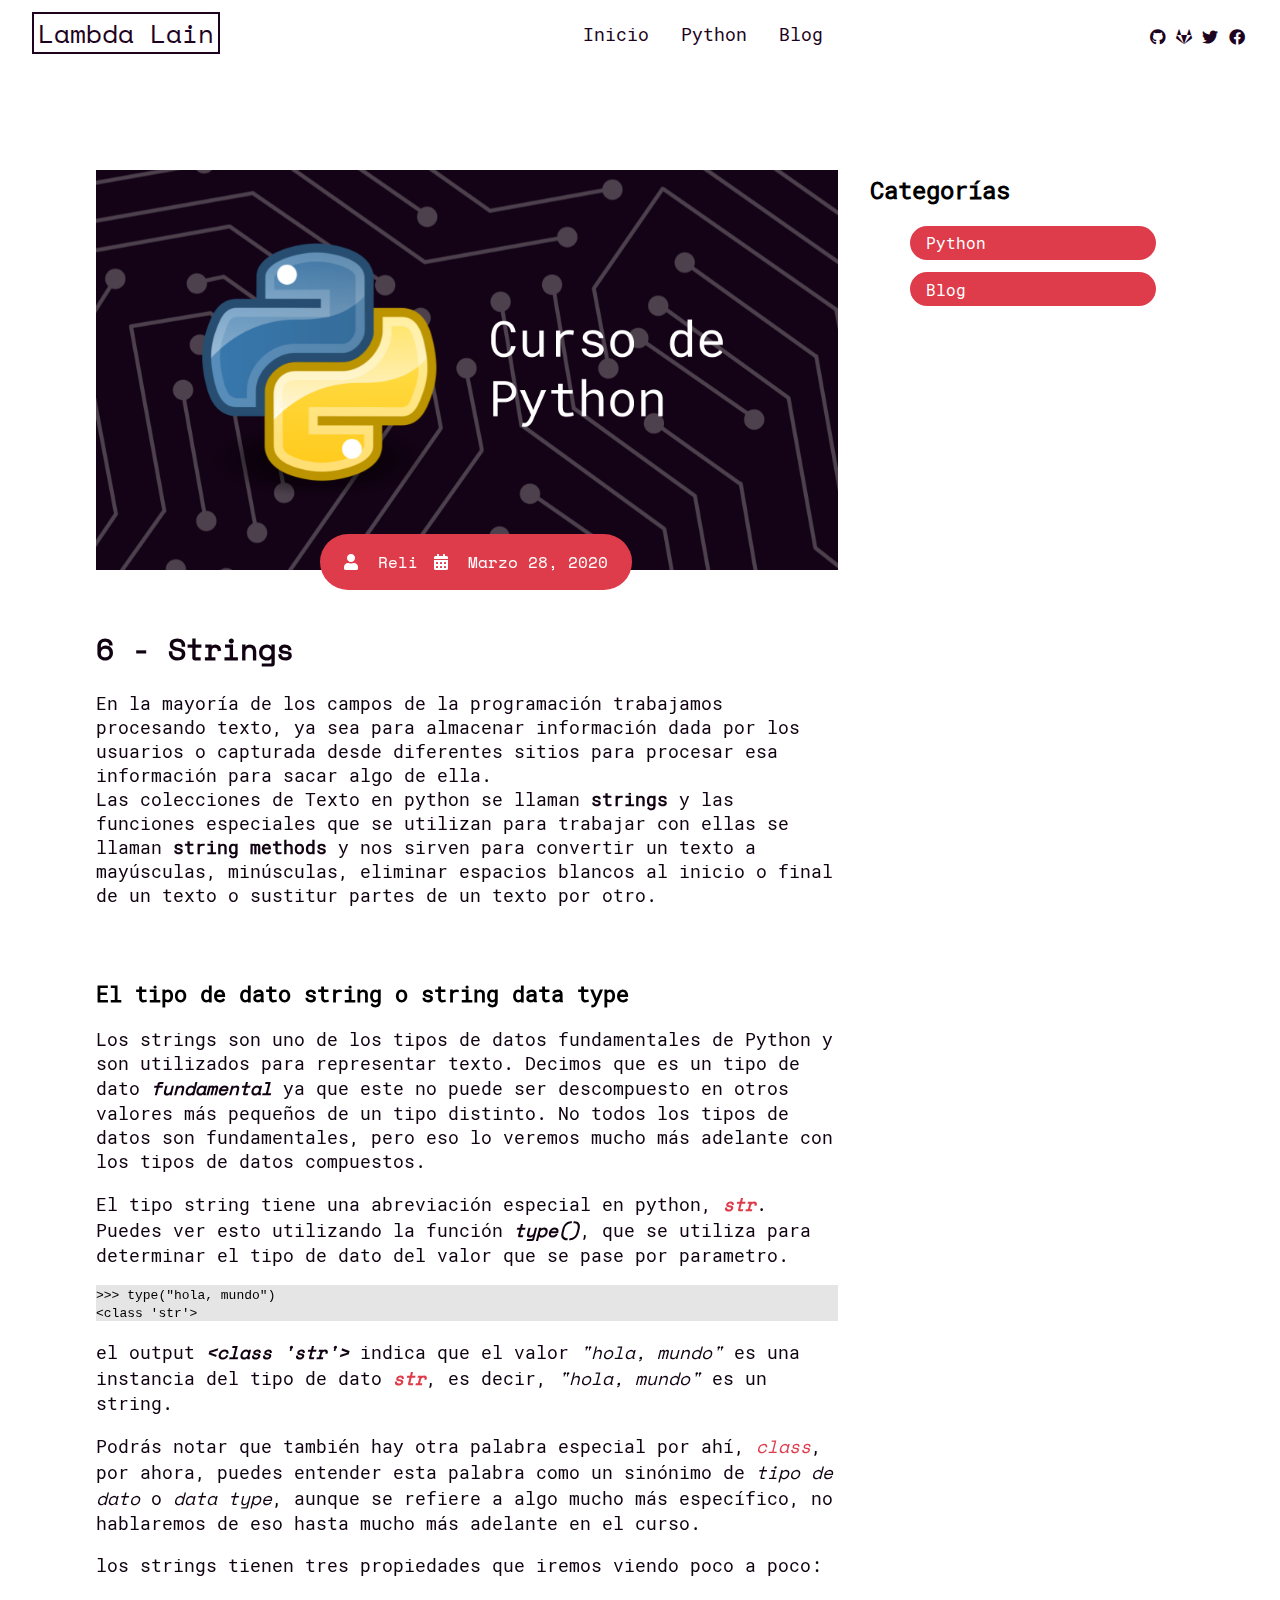
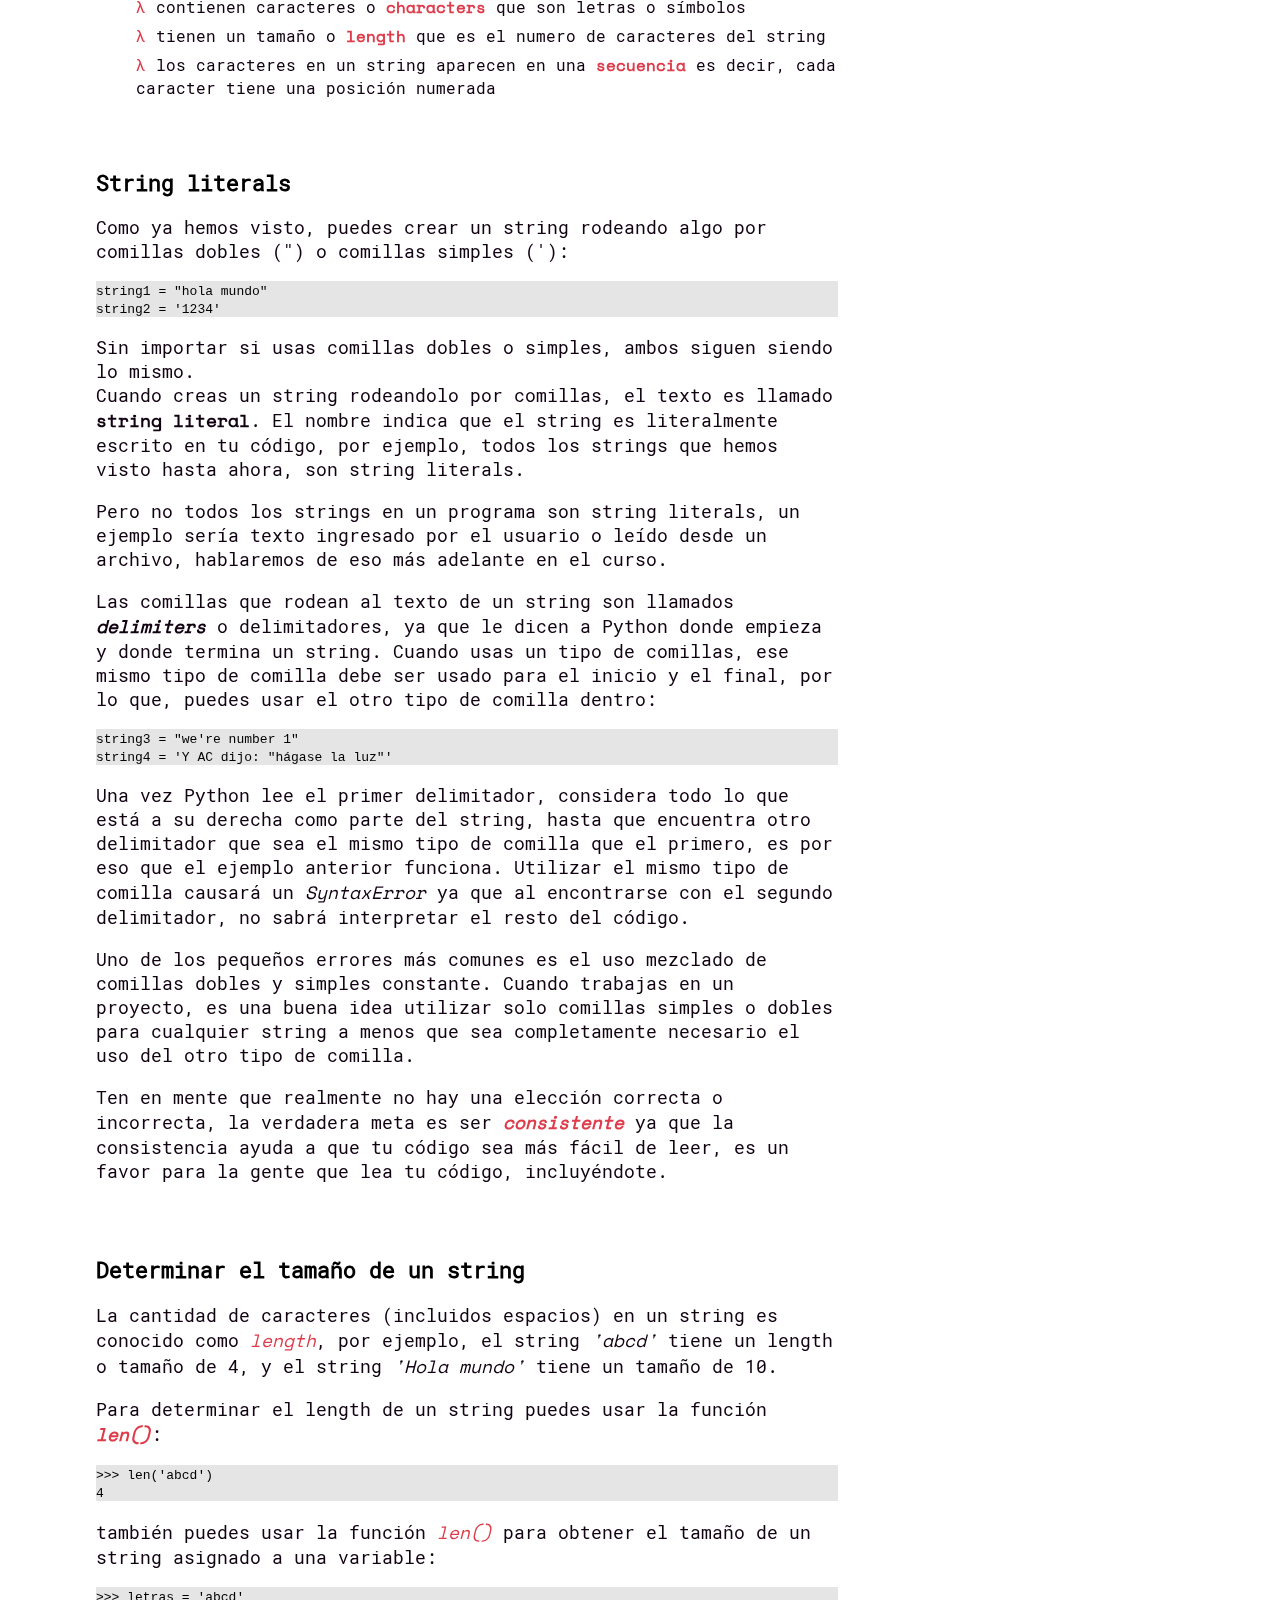
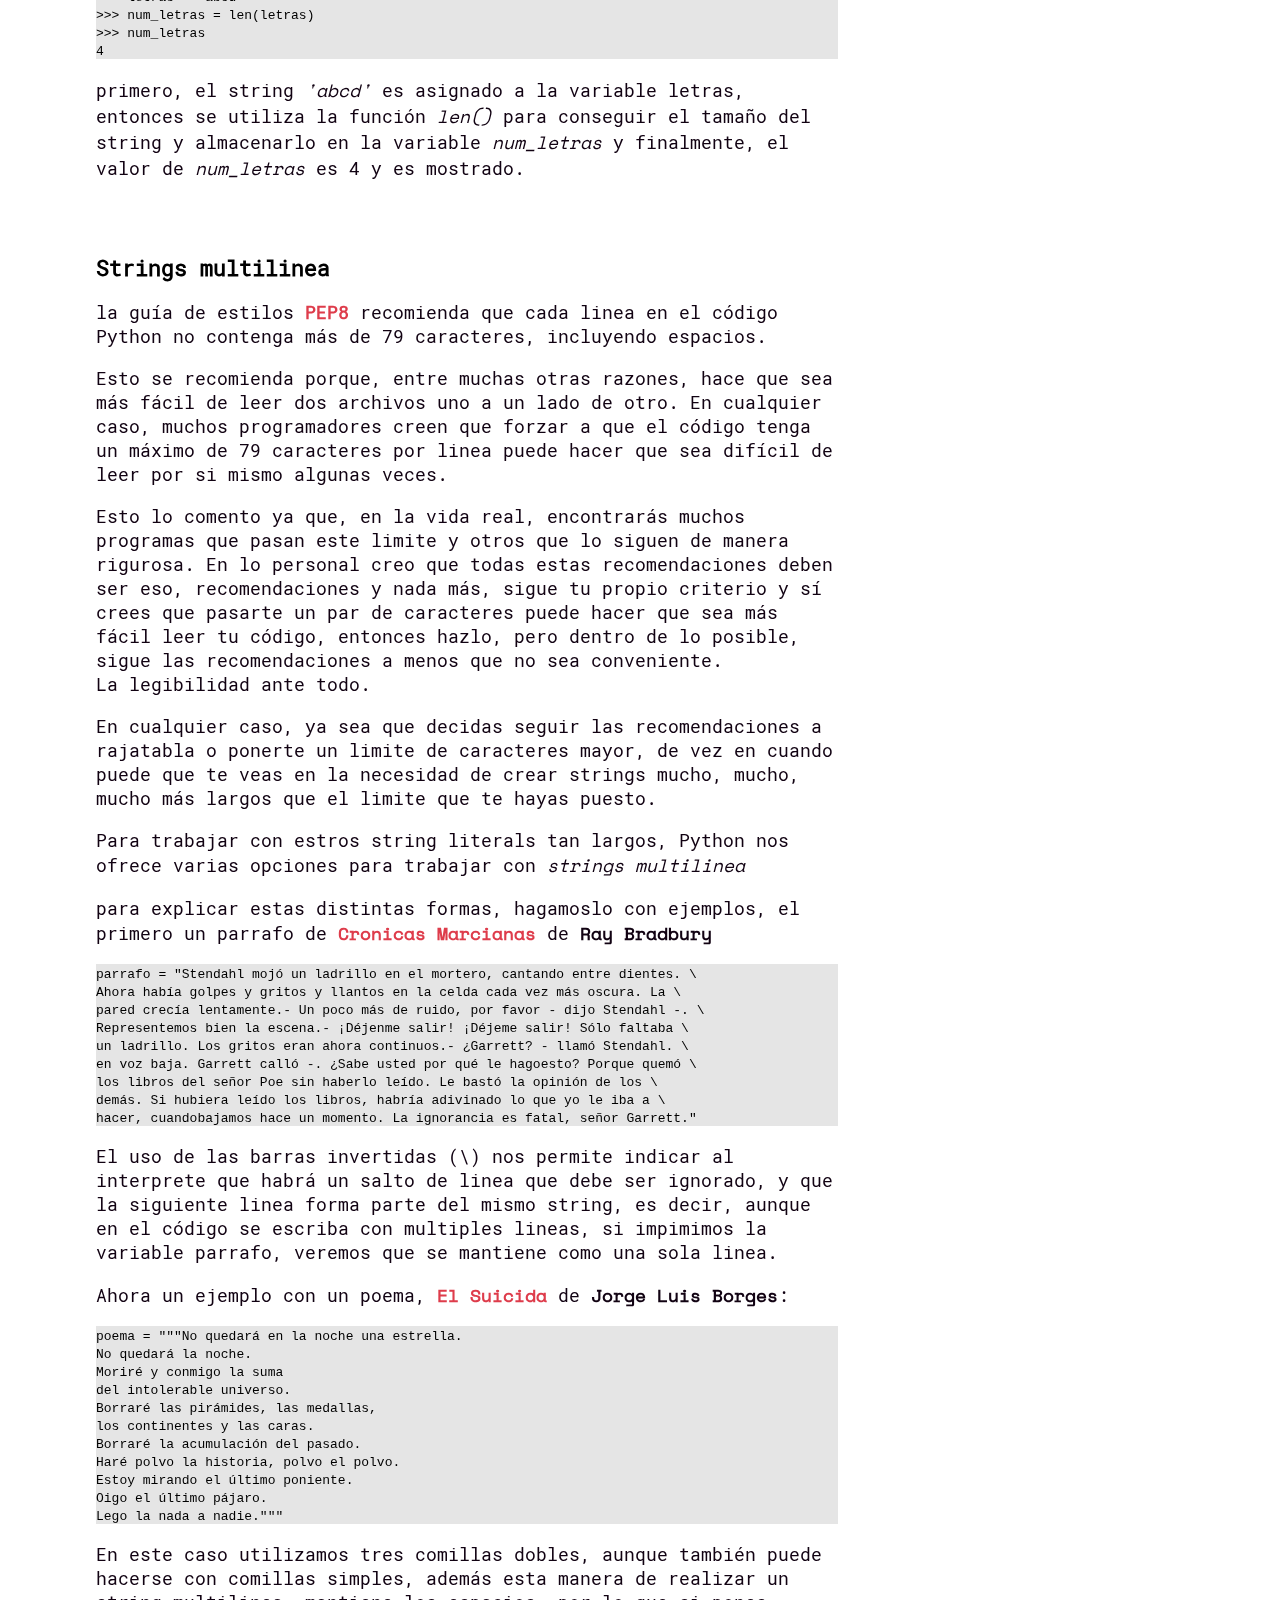
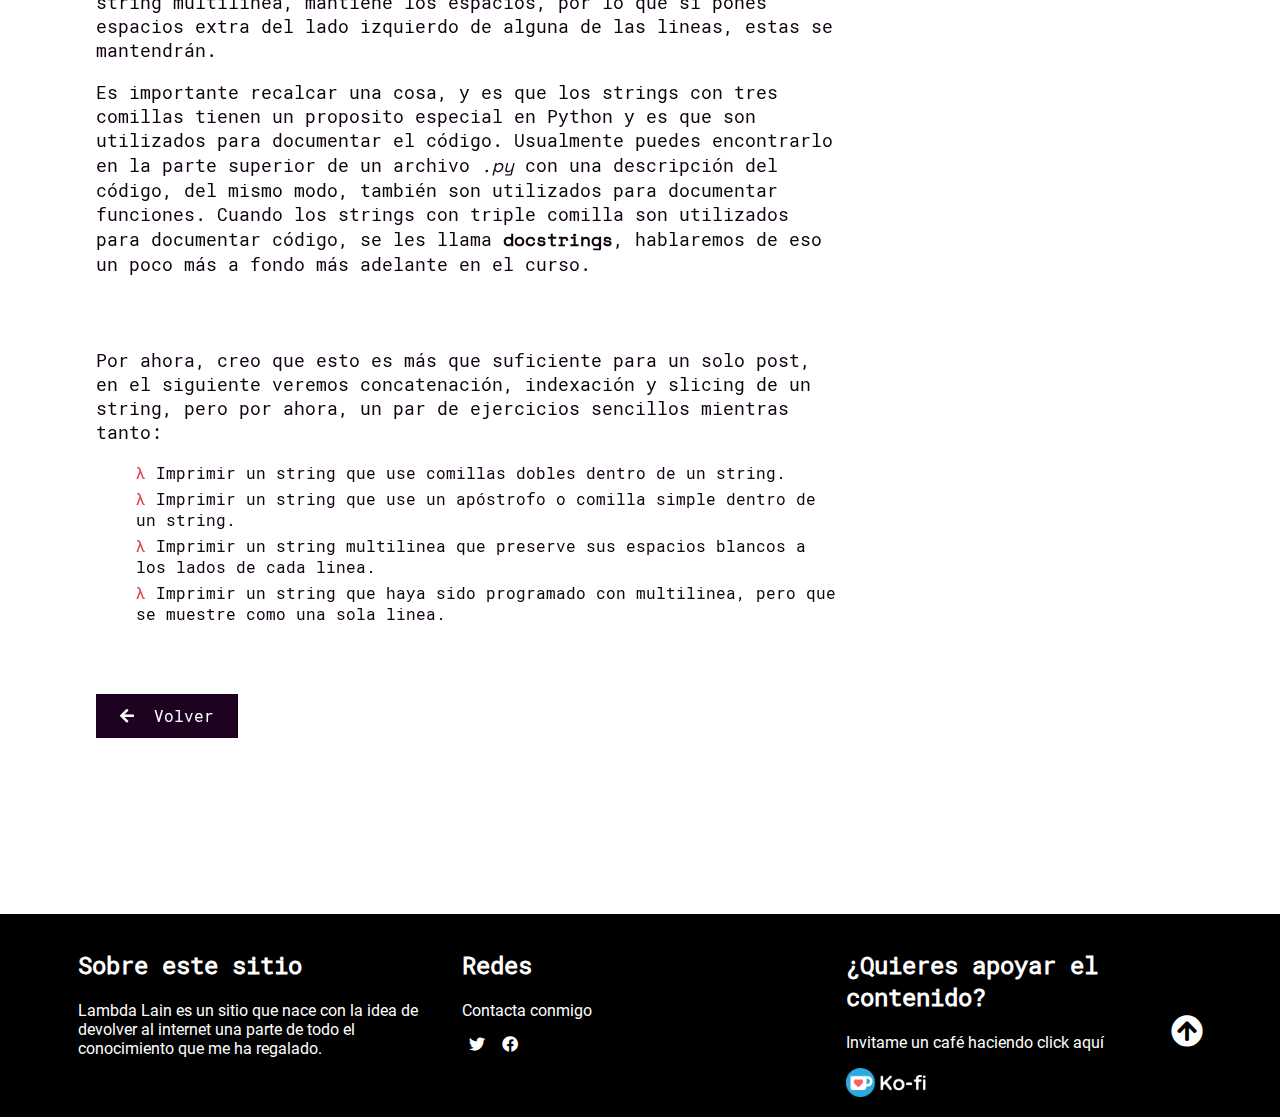
<file: src/python/strings/strings.html>
<!DOCTYPE html>
<html lang="es">

<head>
  <meta charset="UTF-8">
  <meta name="viewport" content="width=device-width, initial-scale=1.0">
  <meta property="og:title" content="Lambda Lain" />
  <meta property="og:description" content="Blog de tecnología y programación" />
  <meta property="og:image" content="https://imgur.com/a/sQIUv5J" />
  <link rel="shortcut icon" href="../../../assets/favicon.png">
  <title>Lambda Lain</title>

  <!-------Font Awesome Icons------->
  <link rel="stylesheet" href="../../../css/all.css">

  <!-------AOS Library------->
  <link rel="stylesheet" href="../../../css/aos.css">

  <!-------Custom Style------->
  <link rel="stylesheet" href="../../../css/style.css">
  <link rel="stylesheet" href="../../../css/post.css">
</head>

<body>
  <!-------Navigation------->
  <nav class="nav">
    <div class="nav-menu flex-row">
      <div class="nav-brand">
        <a href="../../../index.html" class="nav-link">Lambda Lain</a>
      </div>
      <div class="toggle-collapse">
        <div class="toggle-icons">
          <i class="fas fa-bars"></i>
        </div>
      </div>
      <div>
        <ul class="nav-items">
          <li class="nav-link">
            <a href="../../../index.html">Inicio</a>
          </li>
          <li class="nav-link">
            <a href="../../../src/python/indice_python.html">Python</a>
          </li>
          <li class="nav-link">
            <a href="../../../src/blog/indice_blog.html">Blog</a>
          </li>
        </ul>
      </div>
      <div class="social text-purple">
        <a target="_blank" rel="noopener" href="https://github.com/ReliSalazar"><i class="fab fa-github"></i></a>
        <a target="_blank" rel="noopener" href="https://gitlab.com/Reli"><i class="fab fa-gitlab"></i></a>
        <a target="_blank" rel="noopener" href="https://twitter.com/Reli_Salazar"><i class="fab fa-twitter"></i></a>
        <a target="_blank" rel="noopener" href="https://www.facebook.com/rlslzr/"><i class="fab fa-facebook"></i></a>
      </div>
    </div>
  </nav>
  <!---X---Navigation---X--->


  <!-------Main Site Section------->

  <main>
    <!-------Site Content------->

    <section class="container">
      <div class="site-content">
        <div class="posts">
          <div class="post-content" data-aos="flip-left" data-aos-delay="300">
            <div class="post-image">
              <div>
                <img src="../curso_python.png" class="img" alt="curso de python">
              </div>
              <div class="post-info flex-row">
                <span><i class="fas fa-user"></i>&nbsp;&nbsp;Reli</span>
                <span><i class="fas fa-calendar-alt"></i>&nbsp;&nbsp;Marzo 28, 2020</span>
              </div>
            </div>
            <div class="post-title">
              <h1>6 - Strings</h1>
              <p>
                En la mayoría de los campos de la programación trabajamos procesando texto,
                ya sea para almacenar información dada por los usuarios o capturada desde
                diferentes sitios para procesar esa información para sacar algo de ella.<br>
                Las colecciones de Texto en python se llaman <strong>strings</strong> y
                las funciones especiales que se utilizan para trabajar con ellas se llaman
                <strong>string methods</strong> y nos sirven para convertir un texto a mayúsculas,
                minúsculas, eliminar espacios blancos al inicio o final de un texto o sustitur
                partes de un texto por otro.
              </p>
              <br><br>
              <h2>El tipo de dato string o string data type</h2>
              <p>
                Los strings son uno de los tipos de datos fundamentales de Python y son utilizados
                para representar texto. Decimos que es un tipo de dato <span class="b i">fundamental</span>
                ya que este no puede ser descompuesto en otros valores más pequeños de un tipo distinto.
                No todos los tipos de datos son fundamentales, pero eso lo veremos mucho más adelante con
                los tipos de datos compuestos.
              </p>
              <p>
                El tipo string tiene una abreviación especial en python, <span class="b i red">str</span>.
                Puedes ver esto utilizando la función <span class="b i">type()</span>, que se utiliza
                para determinar el tipo de dato del valor que se pase por parametro.
              </p>
              <div class="code"><code>
                >>> type("hola, mundo") <br>
                &lt;class 'str'>
              </code></div>
              <p>
                el output <span class="b i">&lt;class 'str'></span> indica que el valor
                <span class="i">"hola, mundo"</span> es una instancia del tipo de dato
                <span class="b i red">str</span>, es decir, <span class="i">"hola, mundo"</span>
                es un string.
              </p>
              <p>
                Podrás notar que también hay otra palabra especial por ahí, <span class="i red">class</span>,
                por ahora, puedes entender esta palabra como un sinónimo de <span class="i">tipo de dato</span>
                o <span class="i">data type</span>, aunque se refiere a algo mucho más específico, no hablaremos
                de eso hasta mucho más adelante en el curso.
              </p>
              <p>
                los strings tienen tres propiedades que iremos viendo poco a poco:
              </p>
              <ul class="list">
                <li>contienen caracteres o <span class="b red">characters</span> que son letras o símbolos</li>
                <li>tienen un tamaño o <span class="b red">length</span> que es el numero de caracteres
                  del string</li>
                <li>los caracteres en un string aparecen en una <span class="b red">secuencia</span>
                  es decir, cada caracter tiene una posición numerada</li>
              </ul>
              <br><br>
              <h2>String literals</h2>
              <p>
                Como ya hemos visto, puedes crear un string rodeando algo por comillas dobles (") o
                comillas simples ('):
              </p>
              <div class="code"><code>
                string1 = "hola mundo" <br>
                string2 = '1234'
              </code></div>
              <p>
                Sin importar si usas comillas dobles o simples, ambos siguen siendo lo mismo. <br>
                Cuando creas un string rodeandolo por comillas, el texto es llamado
                <span class="b">string literal</span>. El nombre indica que el string es literalmente
                escrito en tu código, por ejemplo, todos los strings que hemos visto hasta ahora, son
                string literals.
              </p>
              <p>
                Pero no todos los strings en un programa son string literals, un ejemplo sería texto
                ingresado por el usuario o leído desde un archivo, hablaremos de eso más adelante en el curso.
              </p>
              <p>
                Las comillas que rodean al texto de un string son llamados <span class="b i">delimiters</span>
                o delimitadores, ya que le dicen a Python donde empieza y donde termina un string.
                Cuando usas un tipo de comillas, ese mismo tipo de comilla debe ser usado para el inicio y el final,
                por lo que, puedes usar el otro tipo de comilla dentro:
              </p>
              <div class="code"><code>
                string3 = "we're number 1" <br>
                string4 = 'Y AC dijo: "hágase la luz"'
              </code></div>
              <p>
                Una vez Python lee el primer delimitador, considera todo lo que está a su derecha
                como parte del string, hasta que encuentra otro delimitador que sea el mismo tipo de comilla
                que el primero, es por eso que el ejemplo anterior funciona. Utilizar el mismo tipo de
                comilla causará un <span class="i">SyntaxError</span> ya que al encontrarse con el segundo
                delimitador, no sabrá interpretar el resto del código.
              </p>
              <p>
                Uno de los pequeños errores más comunes es el uso mezclado de comillas dobles y simples constante.
                Cuando trabajas en un proyecto, es una buena idea utilizar solo comillas simples o dobles para
                cualquier string a menos que sea completamente necesario el uso del otro tipo de comilla.
              </p>
              <p>
                Ten en mente que realmente no hay una elección correcta o incorrecta, la verdadera meta
                es ser <span class="b i red">consistente</span> ya que la consistencia ayuda a que tu código
                sea más fácil de leer, es un favor para la gente que lea tu código, incluyéndote.
              </p>
              <br><br>
              <h2>Determinar el tamaño de un string</h2>
              <p>
                La cantidad de caracteres (incluidos espacios) en un string es conocido como
                <span class="i red">length</span>, por ejemplo, el string <span class="i">'abcd'</span>
                tiene un length o tamaño de 4, y el string <span class="i">'Hola mundo'</span> tiene
                un tamaño de 10.
              </p>
              <p>
                Para determinar el length de un string puedes usar la función <span class="b i red">len()</span>:
              </p>
              <div class="code"><code>
                >>> len('abcd') <br>
                4
              </code></div>
              <p>
                también puedes usar la función <span class="i red">len()</span> para obtener el tamaño de un
                string asignado a una variable:
              </p>
              <div class="code"><code>
                >>> letras = 'abcd' <br>
                >>> num_letras = len(letras) <br>
                >>> num_letras <br>
                4
              </code></div>
              <p>
                primero, el string <span class="i">'abcd'</span> es asignado a la variable letras,
                entonces se utiliza la función <span class="i">len()</span> para conseguir el tamaño del
                string y almacenarlo en la variable <span class="i">num_letras</span> y finalmente,
                el valor de <span class="i">num_letras</span> es 4 y es mostrado.
              </p>
              <br><br>
              <h2>Strings multilinea</h2>
              <p>
                la guía de estilos
                <a target="_blank" rel="noopener" href="https://pep8.org/#maximum-line-length" class="link">PEP8</a>
                recomienda que cada linea en el código Python no contenga más de 79 caracteres, incluyendo
                espacios.
              </p>
              <p>
                Esto se recomienda porque, entre muchas otras razones, hace que sea más fácil de leer
                dos archivos uno a un lado de otro. En cualquier caso, muchos programadores creen que
                forzar a que el código tenga un máximo de 79 caracteres por linea puede hacer que sea
                difícil de leer por si mismo algunas veces.
              </p>
              <p>
                Esto lo comento ya que, en la vida real, encontrarás muchos programas que pasan este limite
                y otros que lo siguen de manera rigurosa. En lo personal creo que todas estas recomendaciones
                deben ser eso, recomendaciones y nada más, sigue tu propio criterio y sí crees que pasarte
                un par de caracteres puede hacer que sea más fácil leer tu código, entonces hazlo, pero
                dentro de lo posible, sigue las recomendaciones a menos que no sea conveniente. <br>
                La legibilidad ante todo.
              </p>
              <p>
                En cualquier caso, ya sea que decidas seguir las recomendaciones a rajatabla o ponerte un limite
                de caracteres mayor, de vez en cuando puede que te veas en la necesidad de crear strings
                mucho, mucho, mucho más largos que el limite que te hayas puesto.
              </p>
              <p>
                Para trabajar con estros string literals tan largos, Python nos ofrece varias opciones para
                trabajar con <span class="i">strings multilinea</span>
              </p>
              <p>
                para explicar estas distintas formas, hagamoslo con ejemplos, el primero un parrafo de
                <span class="b red">Cronicas Marcianas</span> de <span class="b">Ray Bradbury</span>
              </p>
              <div class="code"><code>
                parrafo = "Stendahl mojó un ladrillo en el mortero, cantando entre dientes. \ <br>
                Ahora había golpes y gritos y llantos en la celda cada vez más oscura. La \ <br>
                pared crecía lentamente.- Un poco más de ruido, por favor - dijo Stendahl -. \ <br>
                Representemos bien la escena.- ¡Déjenme salir! ¡Déjeme salir! Sólo faltaba \ <br>
                un ladrillo. Los gritos eran ahora continuos.- ¿Garrett? - llamó Stendahl. \ <br>
                en voz baja. Garrett calló -. ¿Sabe usted por qué le hagoesto? Porque quemó \ <br>
                los libros del señor Poe sin haberlo leído. Le bastó la opinión de los \ <br>
                demás. Si hubiera leído los libros, habría adivinado lo que yo le iba a \ <br>
                hacer, cuandobajamos hace un momento. La ignorancia es fatal, señor Garrett."
              </code></div>
              <p>
                El uso de las barras invertidas (\) nos permite indicar al interprete que habrá
                un salto de linea que debe ser ignorado, y que la siguiente linea forma parte del mismo
                string, es decir, aunque en el código se escriba con multiples lineas, si impimimos
                la variable parrafo, veremos que se mantiene como una sola linea.
              </p>
              <p>
                Ahora un ejemplo con un poema,
                <span class="b red">El Suicida</span> de <span class="b">Jorge Luis Borges</span>:
              </p>
              <div class="code"><code>
                poema = """No quedará en la noche una estrella. <br>
                No quedará la noche. <br>
                Moriré y conmigo la suma <br>
                del intolerable universo. <br>
                Borraré las pirámides, las medallas, <br>
                los continentes y las caras. <br>
                Borraré la acumulación del pasado. <br>
                Haré polvo la historia, polvo el polvo. <br>
                Estoy mirando el último poniente. <br>
                Oigo el último pájaro. <br>
                Lego la nada a nadie."""
              </code></div>
              <p>
                En este caso utilizamos tres comillas dobles, aunque también puede hacerse con comillas simples,
                además esta manera de realizar un string multilinea, mantiene los espacios, por lo que si pones
                espacios extra del lado izquierdo de alguna de las lineas, estas se mantendrán.
              </p>
              <p>
                Es importante recalcar una cosa, y es que los strings con tres comillas tienen un
                proposito especial en Python y es que son utilizados para documentar el código.
                Usualmente puedes encontrarlo en la parte superior de un archivo <span class="i">.py</span>
                con una descripción del código, del mismo modo, también son utilizados para documentar funciones.
                Cuando los strings con triple comilla son utilizados para documentar código, se les llama
                <span class="b ib">docstrings</span>, hablaremos de eso un poco más a fondo más adelante en el curso.
              </p>
              <br><br>
              <p>
                Por ahora, creo que esto es más que suficiente para un solo post, en el siguiente veremos
                concatenación, indexación y slicing de un string, pero por ahora, un par de ejercicios sencillos
                mientras tanto:
              </p>
              <ul class="list">
                <li>Imprimir un string que use comillas dobles dentro de un string.</li>
                <li>Imprimir un string que use un apóstrofo o comilla simple dentro de un string.</li>
                <li>Imprimir un string multilinea que preserve sus espacios blancos a los lados de cada linea.</li>
                <li>Imprimir un string que haya sido programado con multilinea, pero que se muestre como
                  una sola linea.</li>
              </ul>
              <br><br><br>
              <a href="../indice_python.html">
                <button class="btn post-btn"><i class="fas fa-arrow-left"></i>&nbsp; Volver</button>
              </a>
            </div>
          </div>


        </div>
        <aside class="sidebar">
          <div class="category">
            <h2>Categorías</h2>
            <ul class="category-list">
              <li class="list-items" data-aos="fade-left" data-aos-delay="100">
                <a href="../indice_python.html">Python</a>
              </li>
              <li class="list-items" data-aos="fade-left" data-aos-delay="400">
                <a href="../../../src/blog/indice_blog.html">Blog</a>
              </li>
            </ul>
          </div>
        </aside>
      </div>
    </section>

    <!---X---Site Content---X--->
  </main>

  <!---X---Main Site Section---X--->


  <!-------Footer------->

  <footer class="footer">
    <div class="container">
      <div class="about-us">
        <h2>Sobre este sitio</h2>
        <p class="about">Lambda Lain es un sitio que nace con la idea de devolver al internet una parte de todo el
          conocimiento que me ha regalado.</p>
      </div>
      <div class="follow">
        <h2>Redes</h2>
        <p class="about">Contacta conmigo</p>
        <div>
          <a target="_blank" rel="noopener" href="https://twitter.com/Reli_Salazar"><i class="fab fa-twitter"></i></a>
          <a target="_blank" rel="noopener" href="https://www.facebook.com/rlslzr/"><i class="fab fa-facebook"></i></a>
        </div>
      </div>
      <div class="donations">
        <h2>¿Quieres apoyar el contenido?</h2>
        <a target="_blank" rel="noopener" href="https://ko-fi.com/N4N11H07D">
          <p class="about">Invitame un café haciendo click aquí</p>
          <img src="../../../src/kofi_logo.png" class="img" width="80">
        </a>
      </div>
    </div>
    <div class="move-up">
      <span><i class="fas fa-arrow-circle-up fa-2x"></i></span>
    </div>
  </footer>

  <!---X---Footer---X--->


  <!-------JQuery Library file------->
  <script src="../../../js/jquery3.4.1.min.js"></script>


  <!-------Custom Javascript file------->
  <script src="../../../js/main.js"></script>

  <!-------AOS JS Library------->
  <script src="../../../js/aos.js"></script>
</body>

</html>
</file>
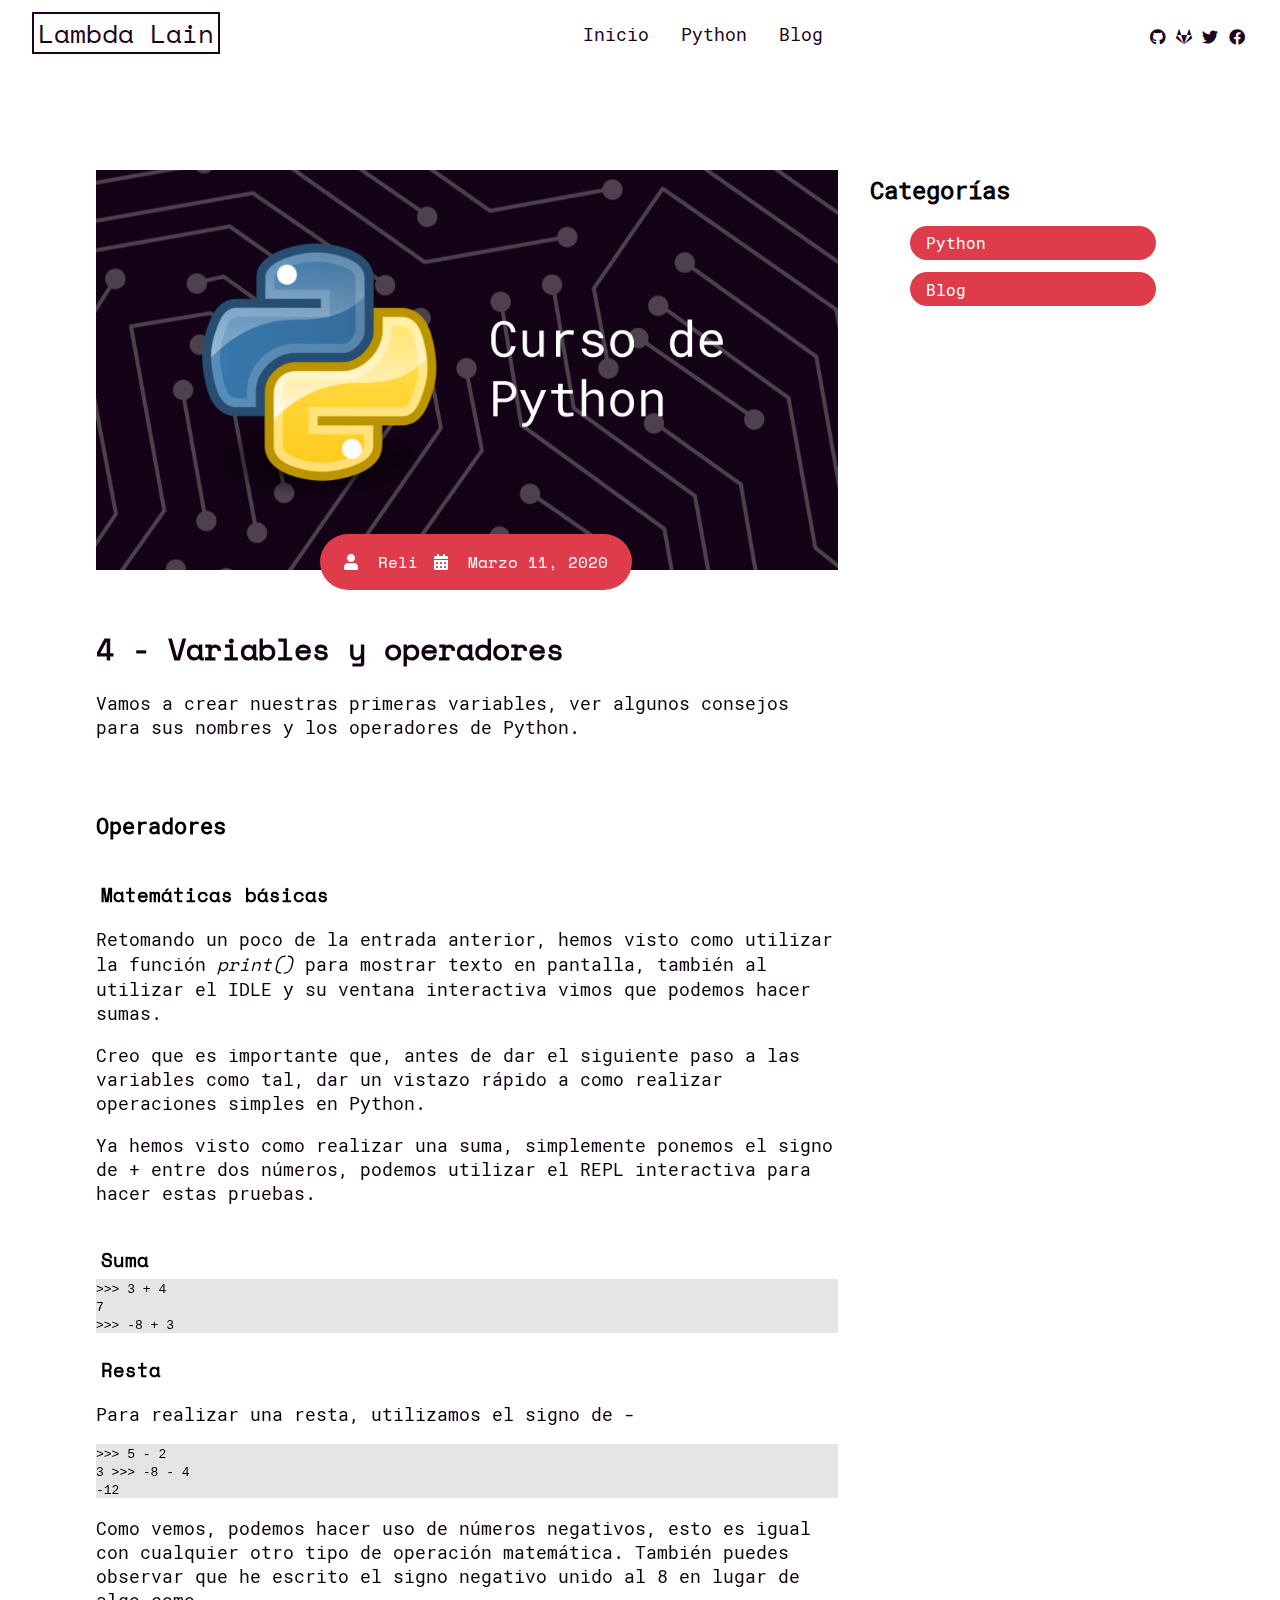
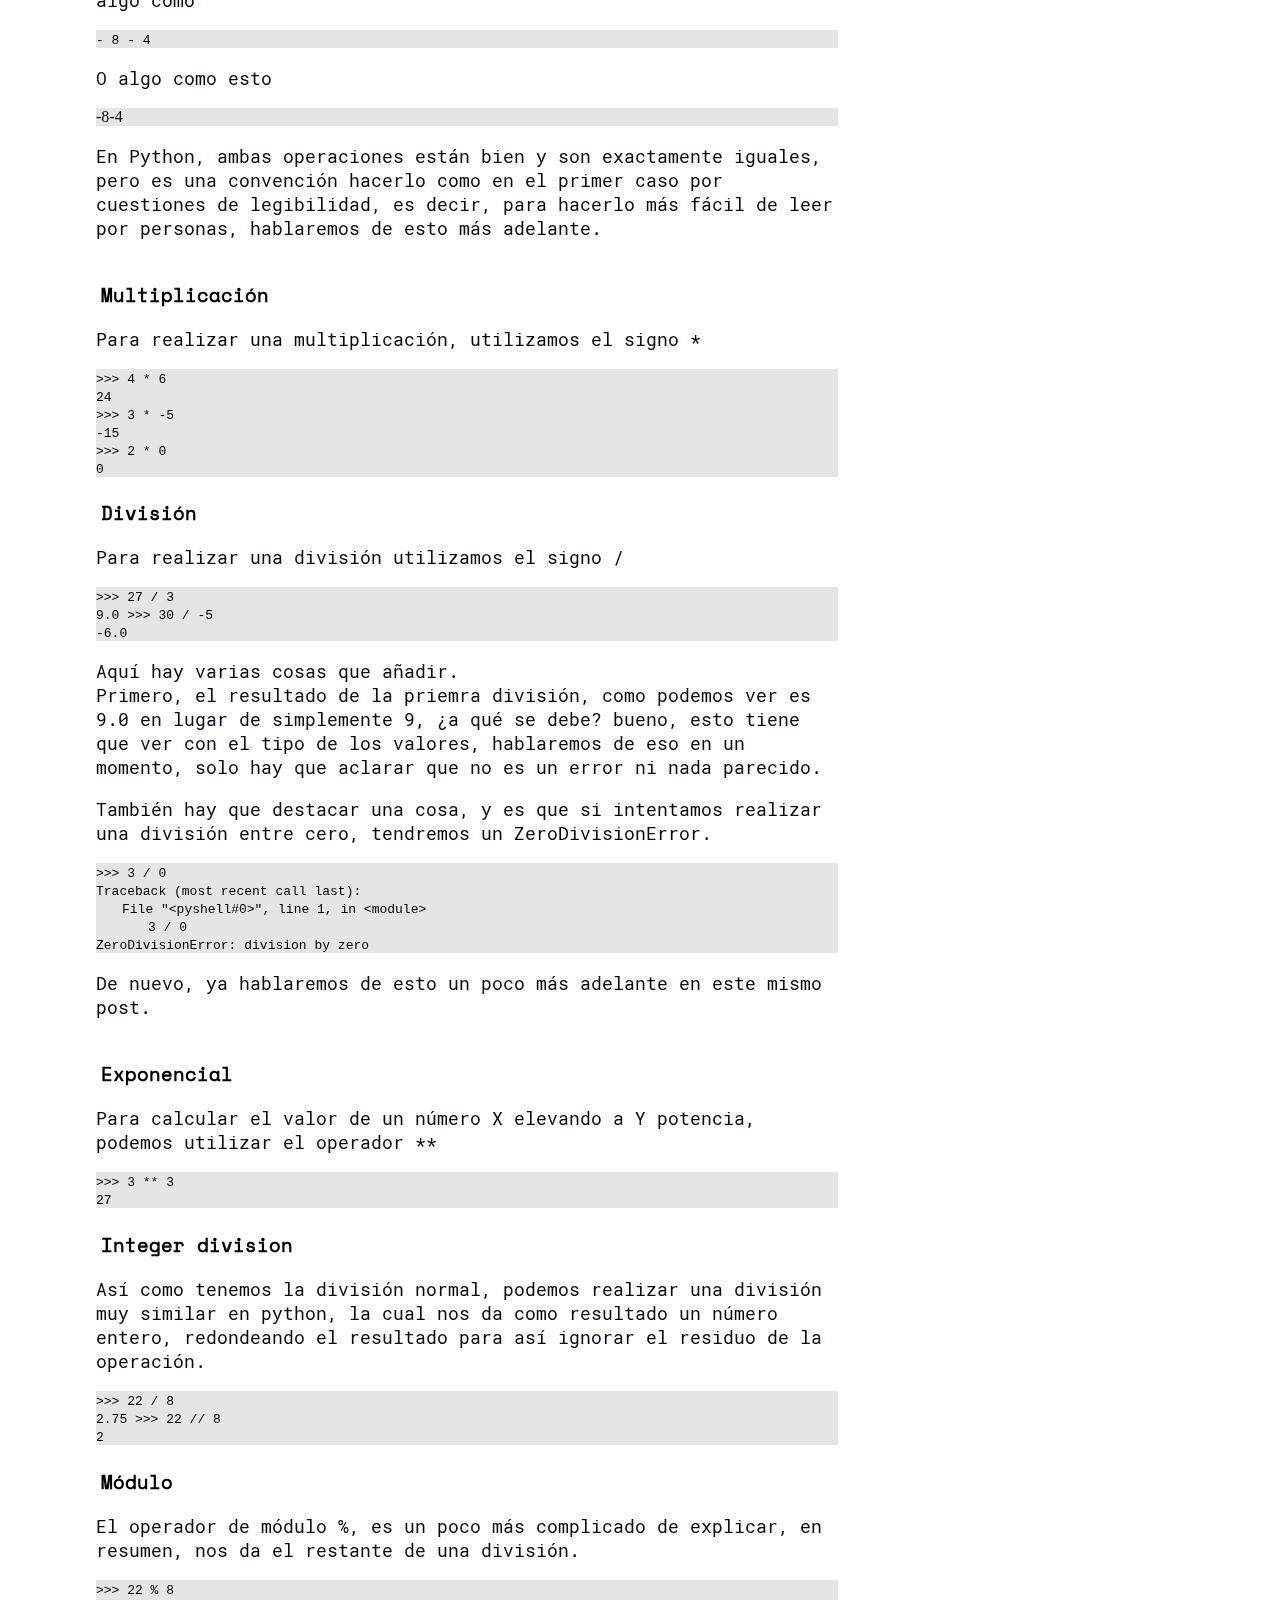
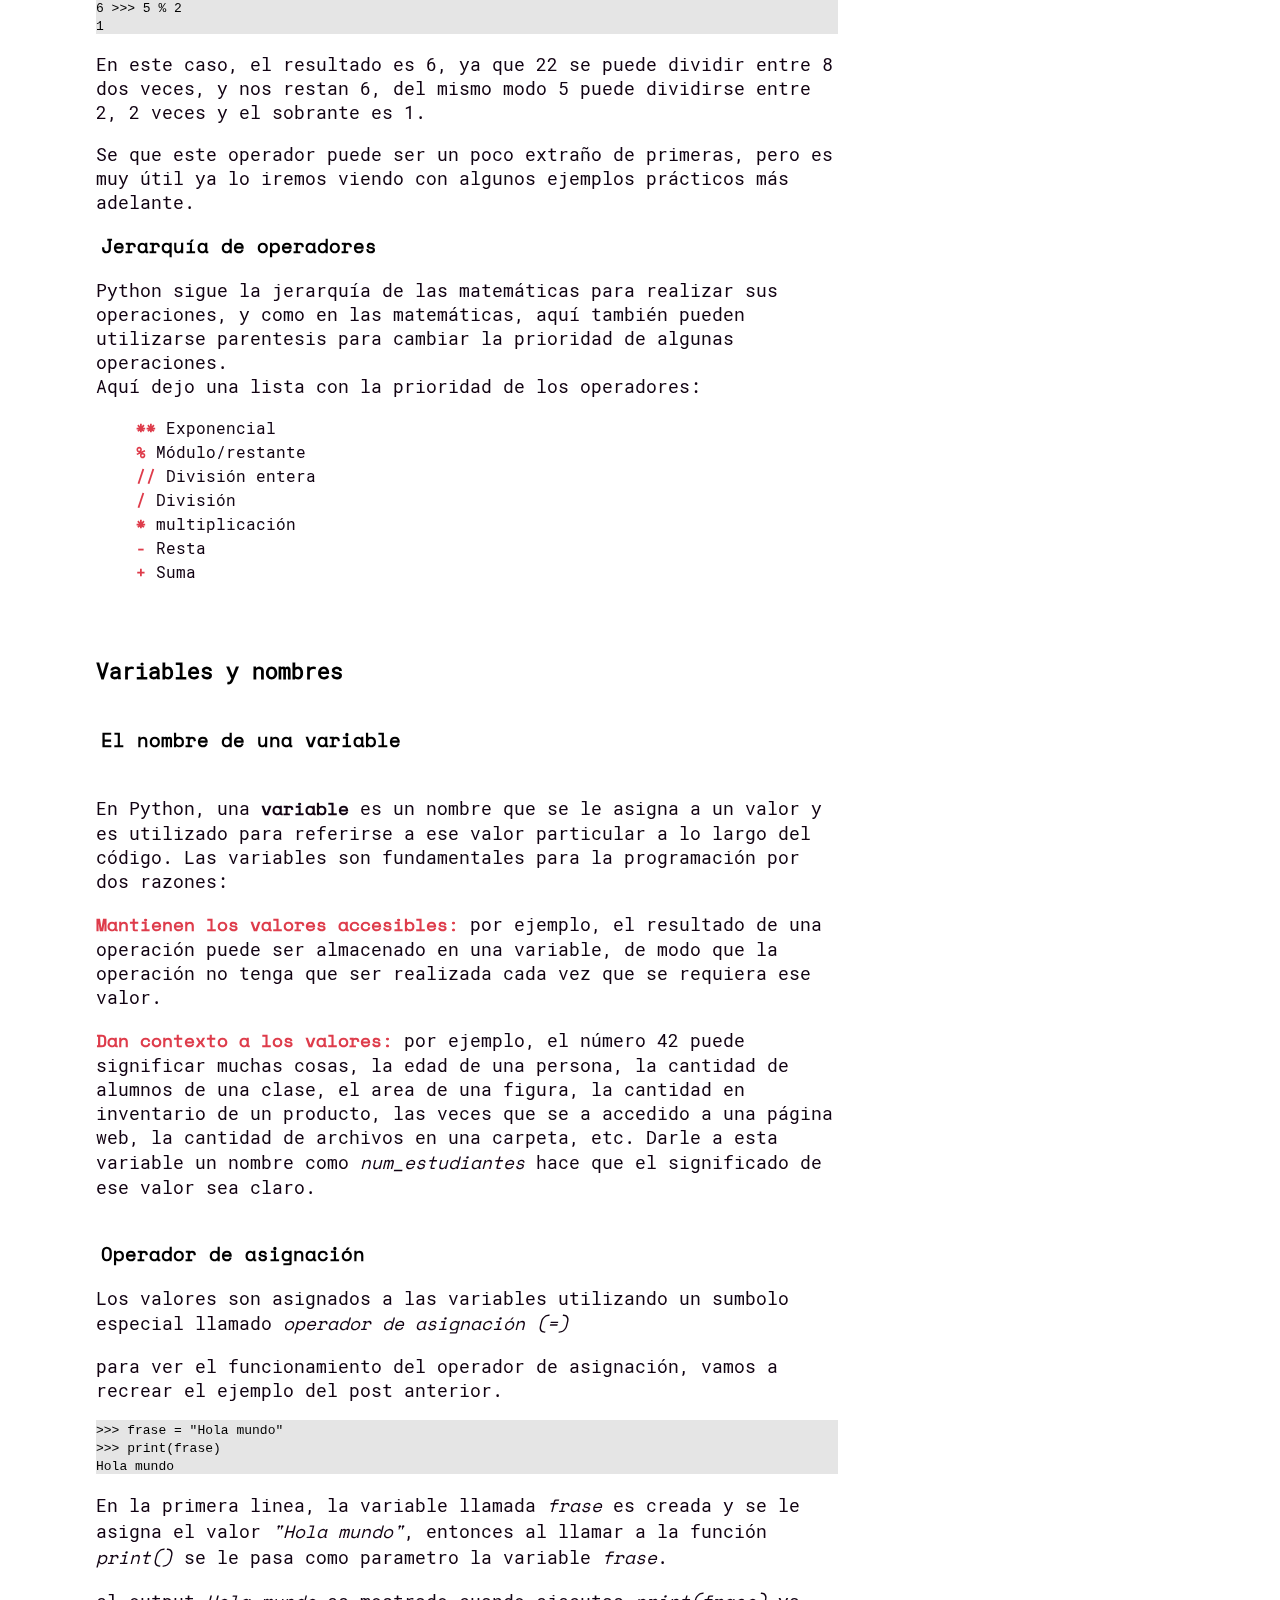
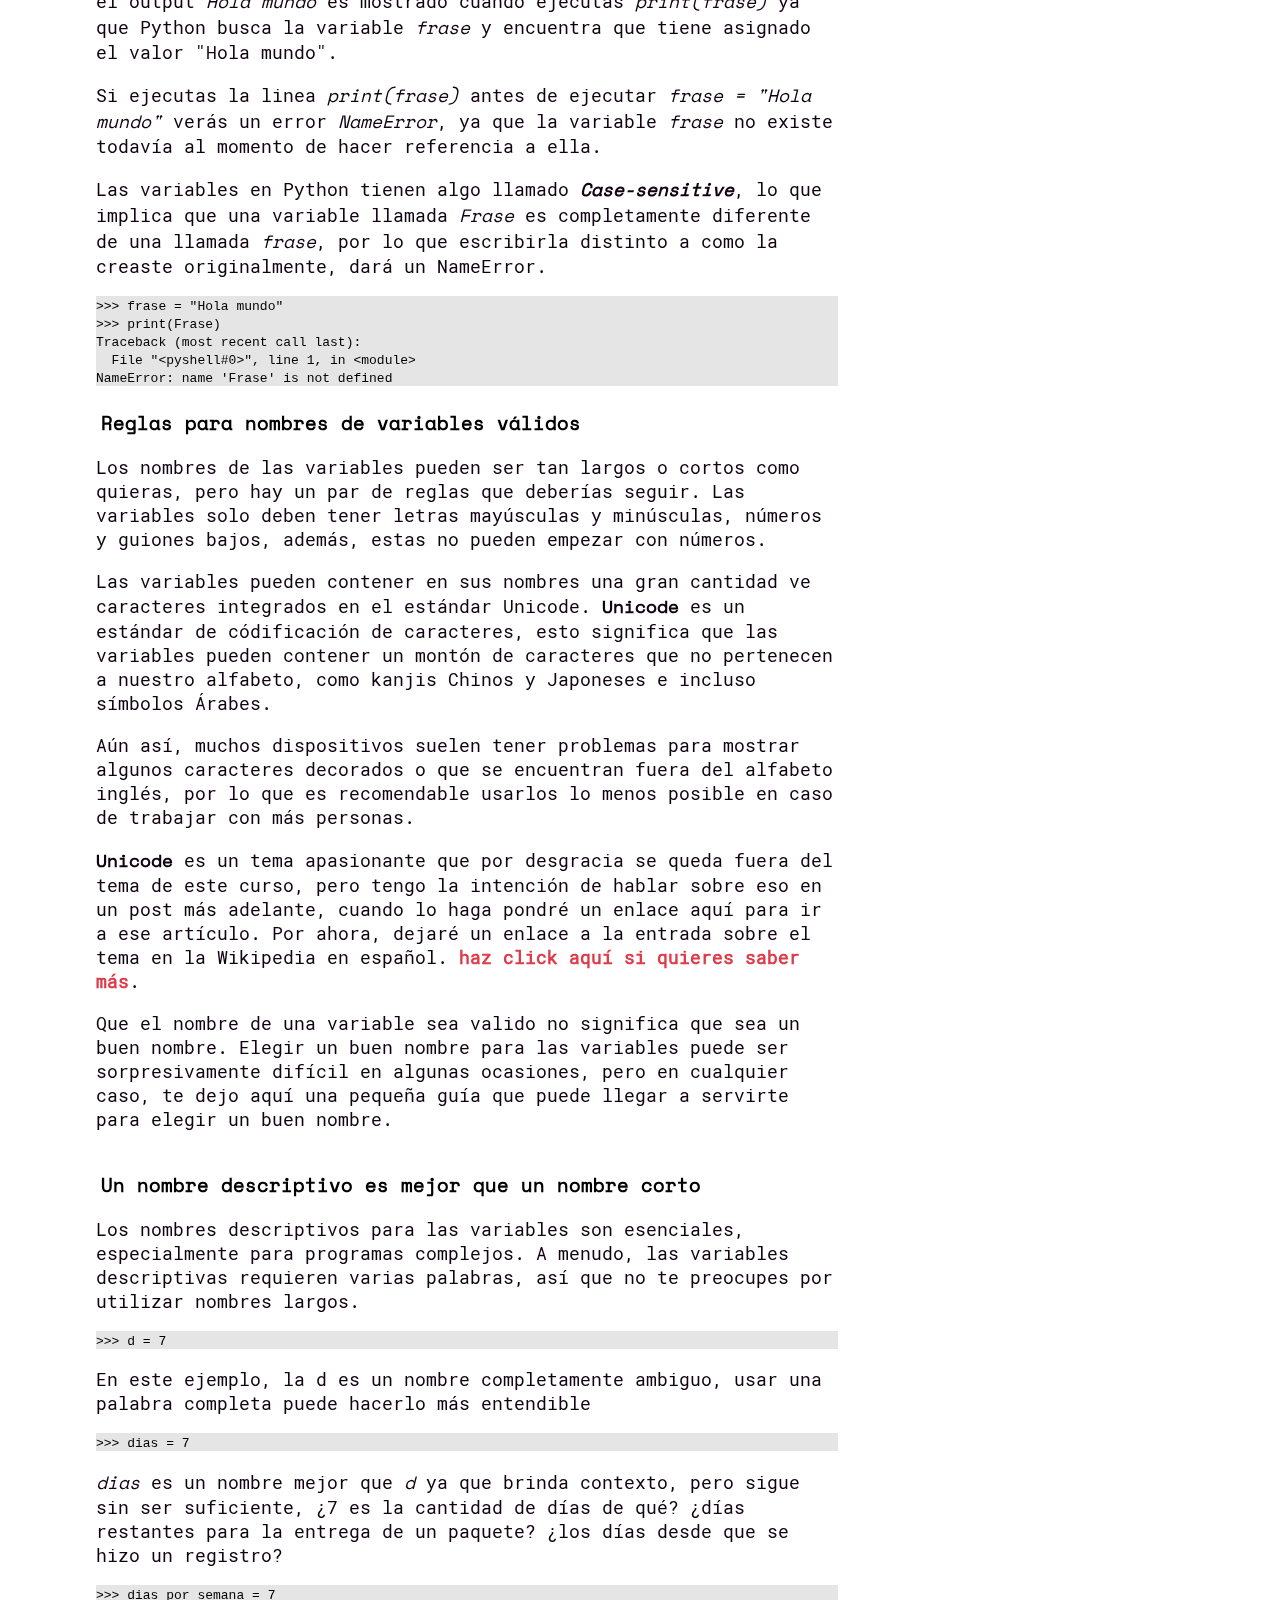
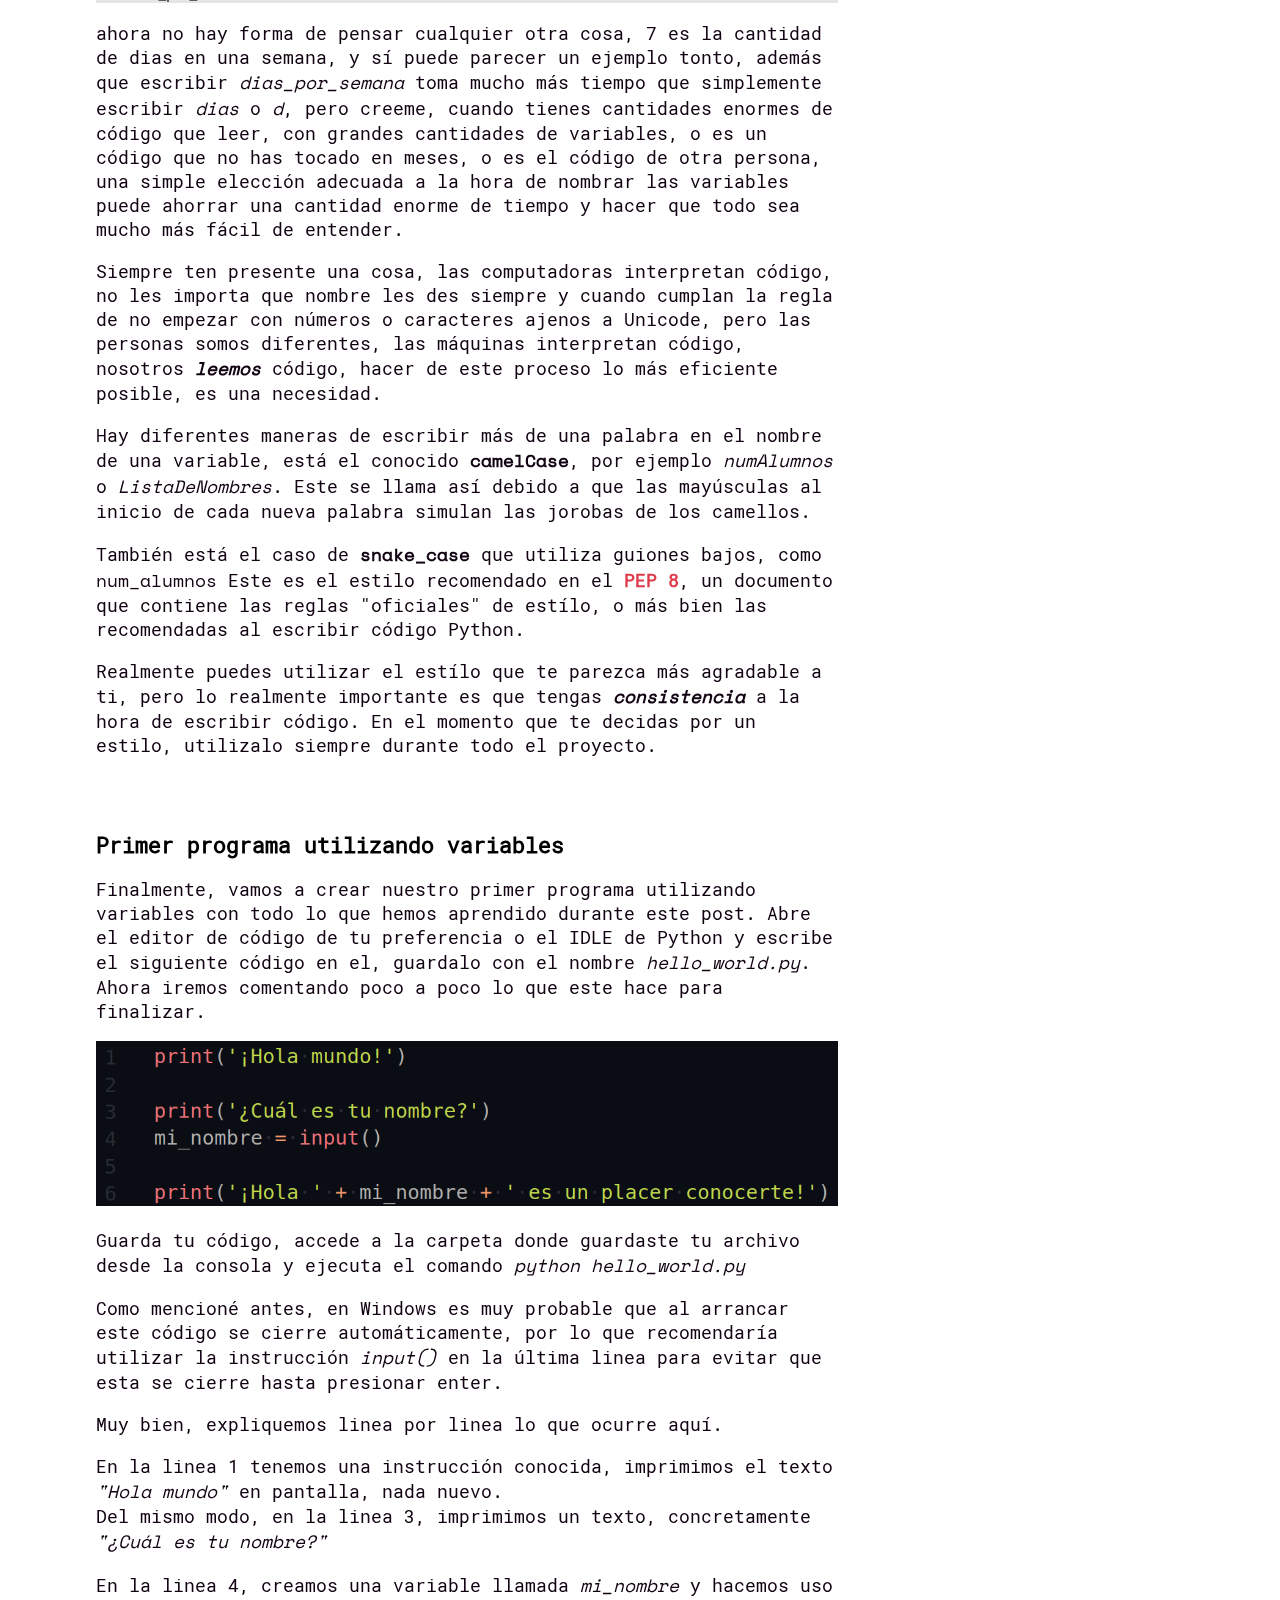
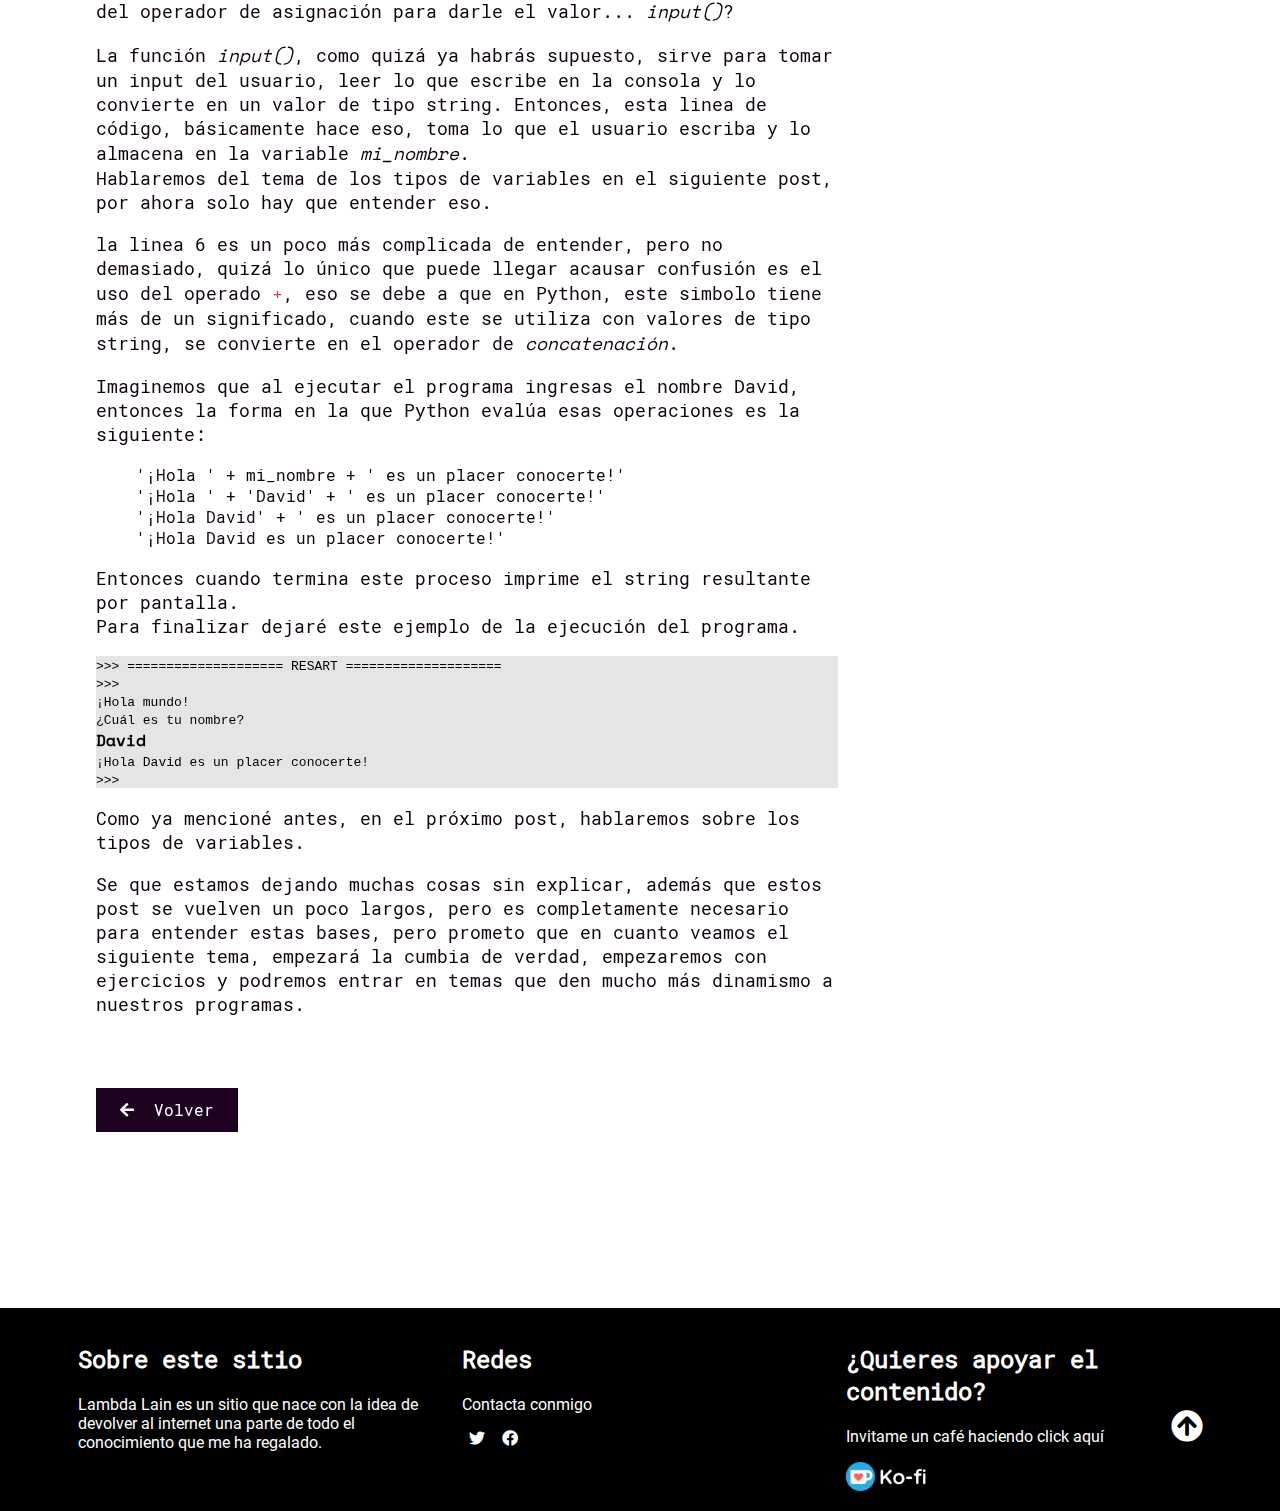
<file: src/python/variables_operadores/variables_operadores.html>
<!DOCTYPE html>
<html lang="es">

<head>
  <meta charset="UTF-8">
  <meta name="viewport" content="width=device-width, initial-scale=1.0">
  <meta property="og:title" content="Lambda Lain" />
  <meta property="og:description" content="Blog de tecnología y programación" />
  <meta property="og:image" content="https://imgur.com/a/sQIUv5J" />
  <link rel="shortcut icon" href="../../../assets/favicon.png">
  <title>Lambda Lain</title>

  <!-------Font Awesome Icons------->
  <link rel="stylesheet" href="../../../css/all.css">

  <!-------AOS Library------->
  <link rel="stylesheet" href="../../../css/aos.css">

  <!-------Custom Style------->
  <link rel="stylesheet" href="../../../css/style.css">
  <link rel="stylesheet" href="../../../css/post.css">
</head>

<body>
  <!-------Navigation------->
  <nav class="nav">
    <div class="nav-menu flex-row">
      <div class="nav-brand">
        <a href="../../../index.html" class="nav-link">Lambda Lain</a>
      </div>
      <div class="toggle-collapse">
        <div class="toggle-icons">
          <i class="fas fa-bars"></i>
        </div>
      </div>
      <div>
        <ul class="nav-items">
          <li class="nav-link">
            <a href="../../../index.html">Inicio</a>
          </li>
          <li class="nav-link">
            <a href="../../../src/python/indice_python.html">Python</a>
          </li>
          <li class="nav-link">
            <a href="../../../src/blog/indice_blog.html">Blog</a>
          </li>
        </ul>
      </div>
      <div class="social text-purple">
        <a target="_blank" rel="noopener" href="https://github.com/ReliSalazar"><i class="fab fa-github"></i></a>
        <a target="_blank" rel="noopener" href="https://gitlab.com/Reli"><i class="fab fa-gitlab"></i></a>
        <a target="_blank" rel="noopener" href="https://twitter.com/Reli_Salazar"><i class="fab fa-twitter"></i></a>
        <a target="_blank" rel="noopener" href="https://www.facebook.com/rlslzr/"><i class="fab fa-facebook"></i></a>
      </div>
    </div>
  </nav>
  <!---X---Navigation---X--->


  <!-------Main Site Section------->

  <main>
    <!-------Site Content------->

    <section class="container">
      <div class="site-content">
        <div class="posts">
          <div class="post-content" data-aos="flip-left" data-aos-delay="300">
            <div class="post-image">
              <div>
                <img src="../curso_python.png" class="img" alt="curso de python">
              </div>
              <div class="post-info flex-row">
                <span><i class="fas fa-user"></i>&nbsp;&nbsp;Reli</span>
                <span><i class="fas fa-calendar-alt"></i>&nbsp;&nbsp;Marzo 11, 2020</span>
              </div>
            </div>
            <div class="post-title">
              <h1>4 - Variables y operadores</h1>
              <p>
                Vamos a crear nuestras primeras variables, ver algunos consejos para sus nombres
                y los operadores de Python.
              </p>
              <br><br>
              <h2>Operadores</h2>
              <br>
              <h3>Matemáticas básicas</h3>
              <p>
                Retomando un poco de la entrada anterior, hemos visto como utilizar la función <span
                  class="i">print()</span>
                para mostrar texto en pantalla, también al utilizar el IDLE y su ventana interactiva vimos que podemos
                hacer
                sumas.
              </p>
              <p>
                Creo que es importante que, antes de dar el siguiente paso a las variables como tal, dar un vistazo
                rápido
                a como realizar operaciones simples en Python.
              </p>
              <p>
                Ya hemos visto como realizar una suma, simplemente ponemos el signo de + entre dos números, podemos
                utilizar el REPL interactiva para hacer estas pruebas.
              </p>
              <br>
              <h3>Suma</h3>
              <div class="code"><code>
                >>> 3 + 4 <br>
                7 <br>
                >>> -8 + 3
              </code></div>
              <br>
              <h3>Resta</h3>
              <p>
                Para realizar una resta, utilizamos el signo de -
              </p>
              <div class="code"><code>
                >>> 5 - 2 <br>
                3
                >>> -8 - 4 <br>
                -12
              </code></div>
              <p>
                Como vemos, podemos hacer uso de números negativos, esto es igual con cualquier otro tipo de operación
                matemática.
                También puedes observar que he escrito el signo negativo unido al 8 en lugar de algo como
              </p>
              <div class="code"><code>- 8 - 4</code></div>
              <p>O algo como esto</p>
              <div class="code">-8-4</div>
              <p>
                En Python, ambas operaciones están bien y son exactamente iguales, pero es una convención hacerlo como
                en el primer
                caso por cuestiones de legibilidad, es decir, para hacerlo más fácil de leer por personas, hablaremos de
                esto más adelante.
              </p>
              <br>
              <h3>Multiplicación</h3>
              <p>
                Para realizar una multiplicación, utilizamos el signo *
              </p>
              <div class="code"><code>
                >>> 4 * 6 <br>
                24 <br>
                >>> 3 * -5 <br>
                -15 <br>
                >>> 2 * 0 <br>
                0
              </code></div>
              <br>
              <h3>División</h3>
              <p>
                Para realizar una división utilizamos el signo /
              </p>
              <div class="code"><code>
                >>> 27 / 3 <br>
                9.0
                >>> 30 / -5 <br>
                -6.0
              </code></div>
              <p>
                Aquí hay varias cosas que añadir. <br>
                Primero, el resultado de la priemra división, como podemos ver es 9.0 en lugar de simplemente 9,
                ¿a qué se debe? bueno, esto tiene que ver con el tipo de los valores, hablaremos de eso en un momento,
                solo hay que aclarar que no es un error ni nada parecido.
              </p>
              <p>
                También hay que destacar una cosa, y es que si intentamos realizar una división entre cero, tendremos
                un ZeroDivisionError.
              </p>
              <div class="code"><code>
                >>> 3 / 0 <br>
                Traceback (most recent call last): <br>
                &emsp;&emsp;File "&lt;pyshell#0>", line 1, in &lt;module> <br>
                &emsp;&emsp;&emsp;&emsp;3 / 0 <br>
                ZeroDivisionError: division by zero
                </code></div>
              <p>
                De nuevo, ya hablaremos de esto un poco más adelante en este mismo post.
              </p>
              <br>
              <h3>Exponencial</h3>
              <p>
                Para calcular el valor de un número X elevando a Y potencia, podemos utilizar el operador **
              </p>
              <div class="code"><code>
                >>> 3 ** 3 <br>
                27
              </code></div>
              <br>
              <h3>Integer division</h3>
              <p>
                Así como tenemos la división normal, podemos realizar una división muy similar en python,
                la cual nos da como resultado un número entero, redondeando el resultado para así ignorar el residuo de
                la operación.
              </p>
              <div class="code"><code>
                >>> 22 / 8 <br>
                2.75
                >>> 22 // 8 <br>
                2
              </code></div>
              <br>
              <h3>Módulo</h3>
              <p>
                El operador de módulo %, es un poco más complicado de explicar, en resumen, nos da el restante de una
                división.
              </p>
              <div class="code"><code>
                >>> 22 % 8 <br>
                6
                >>> 5 % 2 <br>
                1
              </code></div>
              <p>
                En este caso, el resultado es 6, ya que 22 se puede dividir entre 8 dos veces, y nos restan 6, del mismo
                modo
                5 puede dividirse entre 2, 2 veces y el sobrante es 1.
              </p>
              <p>
                Se que este operador puede ser un poco extraño de primeras, pero es muy útil ya lo iremos viendo con
                algunos
                ejemplos prácticos más adelante.
              </p>
              <h3>Jerarquía de operadores</h3>
              <p>
                Python sigue la jerarquía de las matemáticas para realizar sus operaciones, y como en las matemáticas,
                aquí también pueden utilizarse parentesis para cambiar la prioridad de algunas operaciones. <br>
                Aquí dejo una lista con la prioridad de los operadores:
              </p>
              <p>
                <ul>
                  <li><span class="b red">**</span> Exponencial</li>
                  <li><span class="b red">%</span> Módulo/restante</li>
                  <li><span class="b red">//</span> División entera</li>
                  <li><span class="b red">/</span> División</li>
                  <li><span class="b red">*</span> multiplicación</li>
                  <li><span class="b red">-</span> Resta</li>
                  <li><span class="b red">+</span> Suma</li>
                </ul>
              </p>
              <br><br>
              <h2>Variables y nombres</h2>
              <br>
              <h3>El nombre de una variable</h3>
              <br>
              <p>
                En Python, una <span class="b">variable</span> es un nombre que se le asigna a un valor
                y es utilizado para referirse a ese valor particular a lo largo del código. Las variables
                son fundamentales para la programación por dos razones:
              </p>
              <p>
                <span class="b red">Mantienen los valores accesibles:</span> por ejemplo, el resultado de una operación
                puede ser almacenado en una variable, de modo que la operación no tenga que ser realizada cada vez
                que se requiera ese valor.
              </p>
              <p>
                <span class="b red">Dan contexto a los valores:</span> por ejemplo, el número 42 puede significar muchas
                cosas, la edad de una persona, la cantidad de alumnos de una clase, el area de una figura,
                la cantidad en inventario de un producto, las veces que se a accedido a una página web, la cantidad
                de archivos en una carpeta, etc. Darle a esta variable un nombre como <span
                  class="i">num_estudiantes</span>
                hace que el significado de ese valor sea claro.
              </p>
              <br>
              <h3>Operador de asignación</h3>
              <p>
                Los valores son asignados a las variables utilizando un sumbolo especial llamado
                <span class="i">operador de asignación (=)</span>
              </p>
              <p>
                para ver el funcionamiento del operador de asignación, vamos a recrear el ejemplo del post anterior.
              </p>
              <div class="code"><code>
                >>> frase = "Hola mundo" <br>
                >>> print(frase) <br>
                Hola mundo
              </code></div>
              <p>
                En la primera linea, la variable llamada <span class="i">frase</span> es creada y se le
                asigna el valor <span class="i">"Hola mundo"</span>, entonces al llamar a la función <span
                  class="i">print()</span>
                se le pasa como parametro la variable <span class="i">frase</span>.
              </p>
              <p>
                el output <span class="i">Hola mundo</span> es mostrado cuando ejecutas <span
                  class="i">print(frase)</span>
                ya que Python busca la variable <span class="i">frase</span> y encuentra que tiene asignado el valor
                "Hola mundo".
              </p>
              <p>
                Si ejecutas la linea <span class="i">print(frase)</span> antes de ejecutar <span class="i">frase = "Hola
                  mundo"</span>
                verás un error <span class="i">NameError</span>, ya que la variable <span class="i">frase</span> no
                existe
                todavía al momento de hacer referencia a ella.
              </p>
              <p>
                Las variables en Python tienen algo llamado <span class="b i">Case-sensitive</span>, lo que implica que
                una variable
                llamada <span class="i">Frase</span> es completamente diferente de una llamada <span
                  class="i">frase</span>, por lo que
                escribirla distinto a como la creaste originalmente, dará un NameError.
              </p>
              <div class="code"><code>
                >>> frase = "Hola mundo" <br>
                >>> print(Frase) <br>
                Traceback (most recent call last): <br>
                &nbsp;&nbsp;File "&lt;pyshell#0>", line 1, in &lt;module> <br>
                NameError: name 'Frase' is not defined
              </code></div>
              <br>
              <h3>Reglas para nombres de variables válidos</h3>
              <p>
                Los nombres de las variables pueden ser tan largos o cortos como quieras, pero hay un par de reglas
                que deberías seguir. Las variables solo deben tener letras mayúsculas y minúsculas, números y guiones
                bajos,
                además, estas no pueden empezar con números.
              </p>
              <p>
                Las variables pueden contener en sus nombres una gran cantidad ve caracteres integrados en el estándar
                Unicode.
                <span class="b">Unicode</span> es un estándar de códificación de caracteres, esto significa que las
                variables
                pueden contener un montón de caracteres que no pertenecen a nuestro alfabeto, como kanjis Chinos y
                Japoneses
                e incluso símbolos Árabes.
              </p>
              <p>
                Aún así, muchos dispositivos suelen tener problemas para mostrar algunos caracteres decorados o que se
                encuentran
                fuera del alfabeto inglés, por lo que es recomendable usarlos lo menos posible en caso de trabajar con
                más personas.
              </p>
              <p>
                <span class="b">Unicode</span> es un tema apasionante que por desgracia se queda fuera del tema de este
                curso,
                pero tengo la intención de hablar sobre eso en un post más adelante, cuando lo haga pondré un enlace
                aquí para
                ir a ese artículo. Por ahora, dejaré un enlace a la entrada sobre el tema en la Wikipedia en español.
                <a href="https://es.wikipedia.org/wiki/Unicode" class="link">haz click aquí si quieres saber más</a>.
              </p>
              <p>
                Que el nombre de una variable sea valido no significa que sea un buen nombre. Elegir un buen nombre para
                las variables
                puede ser sorpresivamente difícil en algunas ocasiones, pero en cualquier caso, te dejo aquí una pequeña
                guía
                que puede llegar a servirte para elegir un buen nombre.
              </p>
              <br>
              <h3>Un nombre descriptivo es mejor que un nombre corto</h3>
              <p>
                Los nombres descriptivos para las variables son esenciales, especialmente para programas complejos.
                A menudo, las variables descriptivas requieren varias palabras, así que no te preocupes por utilizar
                nombres largos.
              </p>
              <div class="code"><code>>>> d = 7</code></div>
              <p>
                En este ejemplo, la d es un nombre completamente ambiguo, usar una palabra completa puede hacerlo más
                entendible
              </p>
              <div class="code"><code>>>> dias = 7</code></div>
              <p>
                <span class="i">dias</span> es un nombre mejor que <span class="i">d</span> ya que brinda contexto,
                pero sigue sin ser suficiente, ¿7 es la cantidad de días de qué? ¿días restantes para la entrega de un
                paquete?
                ¿los días desde que se hizo un registro?
              </p>
              <div class="code"><code>>>> dias_por_semana = 7</code></div>
              <p>
                ahora no hay forma de pensar cualquier otra cosa, 7 es la cantidad de dias en una semana, y sí
                puede parecer un ejemplo tonto, además que escribir <span class="i">dias_por_semana</span>
                toma mucho más tiempo que simplemente escribir <span class="i">dias</span> o <span class="i">d</span>,
                pero creeme, cuando tienes cantidades enormes de código que leer, con grandes cantidades de variables,
                o es un código que no has tocado en meses, o es el código de otra persona, una simple elección adecuada
                a la hora
                de nombrar las variables puede ahorrar una cantidad enorme de tiempo y hacer que todo sea mucho más
                fácil de entender.
              </p>
              <p>
                Siempre ten presente una cosa, las computadoras interpretan código, no les importa que nombre les des
                siempre y cuando cumplan la regla de no empezar con números o caracteres ajenos a Unicode,
                pero las personas somos diferentes, las máquinas interpretan código, nosotros <span
                  class="b i">leemos</span> código,
                hacer de este proceso lo más eficiente posible, es una necesidad.
              </p>
              <p>
                Hay diferentes maneras de escribir más de una palabra en el nombre de una variable, está el conocido
                <span class="b">camelCase</span>, por ejemplo <span class="i">numAlumnos</span> o <span
                  class="i">ListaDeNombres</span>.
                Este se llama así debido a que las mayúsculas al inicio de cada nueva palabra simulan las jorobas de los
                camellos.
              </p>
              <p>
                También está el caso de <span class="b">snake_case</span> que utiliza guiones bajos, como <span
                  class="">num_alumnos</span>
                Este es el estilo recomendado en el <a href="https://pep8.org/" class="link">PEP 8</a>,
                un documento que contiene las reglas "oficiales" de estílo, o más bien las recomendadas al escribir
                código Python.
              </p>
              <p>
                Realmente puedes utilizar el estílo que te parezca más agradable a ti, pero lo realmente importante es
                que
                tengas <span class="b i">consistencia</span> a la hora de escribir código.
                En el momento que te decidas por un estilo, utilizalo siempre durante todo el proyecto.
              </p>
              <br><br>
              <h2>Primer programa utilizando variables</h2>
              <p>
                Finalmente, vamos a crear nuestro primer programa utilizando variables con todo lo que hemos
                aprendido durante este post. Abre el editor de código de tu preferencia o el IDLE de Python y escribe
                el siguiente código en el, guardalo con el nombre <span class="i">hello_world.py</span>.
                Ahora iremos comentando poco a poco lo que este hace para finalizar.
              </p>
              <img src="img/codigo_01.png" alt="código Python" class="img">
              <p>
                Guarda tu código, accede a la carpeta donde guardaste tu archivo desde la consola y ejecuta el comando
                <span class="i">python hello_world.py</span>
              </p>
              <p>
                Como mencioné antes, en Windows es muy probable que al arrancar este código se cierre automáticamente,
                por lo que recomendaría utilizar la instrucción <span class="i">input()</span> en la última linea
                para evitar que esta se cierre hasta presionar enter.
              </p>
              <p>Muy bien, expliquemos linea por linea lo que ocurre aquí.</p>
              <p>
                En la linea 1 tenemos una instrucción conocida, imprimimos el texto <span class="i">"Hola mundo"</span>
                en pantalla, nada nuevo. <br> Del mismo modo, en la linea 3, imprimimos un texto, concretamente
                <span class="i">"¿Cuál es tu nombre?"</span>
              </p>
              <p>
                En la linea 4, creamos una variable llamada <span class="i">mi_nombre</span> y hacemos uso del operador
                de asignación para darle el valor... <span class="i">input()</span>?
              </p>
              <p>
                La función <span class="i">input()</span>, como quizá ya habrás supuesto, sirve para tomar un input del
                usuario,
                leer lo que escribe en la consola y lo convierte en un valor de tipo string. Entonces, esta linea de
                código,
                básicamente hace eso, toma lo que el usuario escriba y lo almacena en la variable <span
                  class="i">mi_nombre</span>.<br>
                Hablaremos del tema de los tipos de variables en el siguiente post, por ahora solo hay que entender eso.
              </p>
              <p>
                la linea 6 es un poco más complicada de entender, pero no demasiado, quizá lo único que puede llegar
                acausar
                confusión es el uso del operado <span class="red">+</span>, eso se debe a que en Python, este simbolo
                tiene más de un
                significado, cuando este se utiliza con valores de tipo string, se convierte en el operador de
                <span class="i">concatenación</span>.
              </p>
              <p>
                Imaginemos que al ejecutar el programa ingresas el nombre David, entonces la forma en la que Python
                evalúa esas operaciones es la siguiente:
              </p>
              <ul>
                <li>'¡Hola ' + mi_nombre + ' es un placer conocerte!'</li>
                <li>'¡Hola ' + 'David' + ' es un placer conocerte!'</li>
                <li>'¡Hola David' + ' es un placer conocerte!'</li>
                <li>'¡Hola David es un placer conocerte!'</li>
              </ul>
              <p>
                Entonces cuando termina este proceso imprime el string resultante por pantalla. <br>
                Para finalizar dejaré este ejemplo de la ejecución del programa.
              </p>
              <div class="code"><code>
                >>> ==================== RESART ==================== <br>
                >>> <br>
                ¡Hola mundo! <br>
                ¿Cuál es tu nombre? <br>
                <span class="b">David</span> <br>
                ¡Hola David es un placer conocerte! <br>
                >>>
              </code></div>
              <p>Como ya mencioné antes, en el próximo post, hablaremos sobre los tipos de variables.</p>
              <p>
                Se que estamos dejando muchas cosas sin explicar, además que estos post se vuelven un poco largos,
                pero es completamente necesario para entender estas bases, pero prometo que en cuanto veamos el
                siguiente tema,
                empezará la cumbia de verdad, empezaremos con ejercicios y podremos entrar en temas que den mucho más
                dinamismo
                a nuestros programas.
              </p>
              <br><br><br>
              <a href="../indice_python.html">
                <button class="btn post-btn"><i class="fas fa-arrow-left"></i>&nbsp; Volver</button>
              </a>
            </div>
          </div>


        </div>
        <aside class="sidebar">
          <div class="category">
            <h2>Categorías</h2>
            <ul class="category-list">
              <li class="list-items" data-aos="fade-left" data-aos-delay="100">
                <a href="../indice_python.html">Python</a>
              </li>
              <li class="list-items" data-aos="fade-left" data-aos-delay="400">
                <a href="../../../src/blog/indice_blog.html">Blog</a>
              </li>
            </ul>
          </div>
        </aside>
      </div>
    </section>

    <!---X---Site Content---X--->
  </main>

  <!---X---Main Site Section---X--->


  <!-------Footer------->

  <footer class="footer">
    <div class="container">
      <div class="about-us">
        <h2>Sobre este sitio</h2>
        <p class="about">Lambda Lain es un sitio que nace con la idea de devolver al internet una parte de todo el
          conocimiento que me ha regalado.</p>
      </div>
      <div class="follow">
        <h2>Redes</h2>
        <p class="about">Contacta conmigo</p>
        <div>
          <a target="_blank" rel="noopener" href="https://twitter.com/Reli_Salazar"><i class="fab fa-twitter"></i></a>
          <a target="_blank" rel="noopener" href="https://www.facebook.com/rlslzr/"><i class="fab fa-facebook"></i></a>
        </div>
      </div>
      <div class="donations">
        <h2>¿Quieres apoyar el contenido?</h2>
        <a target="_blank" rel="noopener" href="https://ko-fi.com/N4N11H07D">
          <p class="about">Invitame un café haciendo click aquí</p>
          <img src="../../../src/kofi_logo.png" class="img" width="80">
        </a>
      </div>
    </div>
    <div class="move-up">
      <span><i class="fas fa-arrow-circle-up fa-2x"></i></span>
    </div>
  </footer>

  <!---X---Footer---X--->


  <!-------JQuery Library file------->
  <script src="../../../js/jquery3.4.1.min.js"></script>


  <!-------Custom Javascript file------->
  <script src="../../../js/main.js"></script>

  <!-------AOS JS Library------->
  <script src="../../../js/aos.js"></script>
</body>

</html>
</file>
<file: css/style.css>
@import url(../css/fonts.css);

html, body {
    margin: 0%;
    box-sizing: border-box;
    overflow-x: hidden;
}

:root {
    /* Theme colors */
    --dark: #110212;
    --purple: #1E0321;
    --red: #DE3C4B;
    --light: #FFFFFF;

    /* Theme font-family */
    --Roboto: 'Roboto';
    --RobotoMono: 'RobotoMono';
    --SpaceMono: 'SpaceMono';
}


/*-------Global Classes-------*/

a {
    text-decoration: none;
    color: var(--purple);
}

.flex-row {
    display: flex;
    flex-direction: row;
    flex-wrap: wrap;
}

ul {
    list-style-type: none;
}

.list li {
    font-family: var(--Roboto);
    color: var(--dark);
    margin-bottom: 5px;
}

.list li:before {
    content: "λ ";
    color: var(--red);
}

p {
    font-size: 16px;
    font-family: var(--RobotoMono);
    color: var(--dark);
}

li {
    font-size: 16px;
    font-family: var(--RobotoMono) !important;
    color: var(--dark);
}

h1 {
    font-family: var(--SpaceMono);
    font-size: 2.5rem;
}

h2 {
    font-family: var(--RobotoMono);
}

h3 {
    font-family: var(--SpaceMono);
}

button.btn {
    border: none;
    border-radius: 2rem;
    padding: 1rem 3rem;
    font-size: 1rem;
    font-family: var(--RobotoMono);
    cursor: pointer;
    color: var(--light);
}

span {
    font-family: var(--SpaceMono);
}

.container {
    margin: 0 5vw;
}

.text-purple {
    color: var(--purple);
}

p {
    font-family: var(--Roboto);
    color: var(--dark);
}

/*---X---Global Classes---X---*/


/*-------navbar-------*/

.nav {
    background: var(--light);
    padding: 0 2rem;
    height: 0rem;
    min-height: 10vh;
    overflow: hidden;
    transition: height 1s ease-in-out;
}

.nav .nav-menu {
    justify-content: space-between;
    position: relative;
    bottom: 3px;
}

.nav .toggle-collapse {
    position: absolute;
    top: 0%;
    width: 90%;
    cursor: pointer;
    display: none;
}

.nav .toggle-collapse .toggle-icons {
    display: flex;
    justify-content: flex-end;
    padding: 1.7rem 0;
}

.nav .toggle-collapse .toggle-icons i {
    font-size: 1.4rem;
    color: var(--purple);
}

.collapse {
    height: 30rem;
}

.nav .nav-items {
    display: flex;
    margin: 0;
}

.nav .nav-items .nav-link {
    padding: 1.6rem 1rem;
    font-size: 1.1rem;
    position: relative;
    font-family: var(--SpaceMono);
}

.nav .nav-items .nav-link:hover {
    background-color: var(--red);
}

.nav .nav-items .nav-link:hover a {
    color: var(--light);
}

.nav .nav-brand a {
    font-size: 1.6rem;
    padding: 1rem 0;
    display: block;
    font-family: var(--SpaceMono);

    border: 2px solid var(--purple);
    padding: 0 4px;
    margin-top: 15px;
    text-align: center;
}

.nav .social {
    margin-top: 10px;
    padding: 1.4rem 0;
}

.nav .social i {
    padding: 0 .2rem;
}

.nav .social i:hover {
    color: var(--red);
}

/*---X---navbar---X---*/


/*-------Main Content-------*/

/*-------Site Title-------*/

main .site-title {
    background: url('../assets/Background-image.png');
    background-attachment: fixed;
    background-size: cover;
    height: 80vh;
    display: flex;
    justify-content: center;
}

main .site-title .site-background {
    padding-top: 25vh;
    text-align: center;
    color: var(--light);
}

main .site-title h1, h3 {
    margin: .3rem;
}

main .site-title .btn {
    margin: 1.5rem;
    background: var(--red);
}

main .site-title .btn:hover {
    background: transparent;
    border: 1px solid var(--red);
    color: var(--light);
}

/*---X---Site Title---X---*/


/*-------Site Content-------*/

main .site-content {
    display: grid;
    grid-template-columns: 70% 30%;
    margin-top: 4rem;
}

main .recientes {
    padding: 0rem 2rem;
    position: relative;
}

main .post-content {
    width: 100%;
}

main .site-content .post-content > .post-image, .post-title {
    padding: 1rem 2rem;
    position: relative;
}

main .site-content .post-content > .post-image .post-info {
    background: var(--red);
    color: var(--light);
    padding: 1rem;
    position: absolute;
    bottom: 0%;
    left: 20vw;
    border-radius: 3rem;
}

main .site-content .post-content > .post-image > div {
    overflow: hidden;
}

main .site-content .post-content > .post-image .img {
    width: 100%;
    max-height: 400px;
    object-fit: cover;
    transition: all 1s ease;
}

main .site-content .post-content > .post-image .img:hover {
    transform: scale(1.3);
}

main .site-content .post-content > .post-image .post-info span {
    margin: 0 .5rem;
}

main .post-content .post-title a {
    font-family: var(--RobotoMono);
    font-size: 1.5rem;
    font-weight: bold;
}

.site-content .post-content .post-title .post-btn {
    border-radius: 0;
    padding: .7rem 1.5rem;
    background: var(--purple);
    color: var(--light);
}

.site-content .post-content .post-title .post-btn:hover {
    background: transparent;
    border: 1px solid var(--purple);
    color: var(--purple);
}

/*---X---Site Content---X---*/


/*-------Sidebar-------*/

.site-content > .sidebar .category-list {
    font-family: var(--RobotoMono);
}

.site-content > .sidebar .category-list .list-items {
    background: var(--red);
    color: var(--light);
    padding: .4rem 1rem;
    margin: .8rem 0;
    border-radius: 3rem;
    width: 70%;
    display: flex;
    justify-content: space-between;
}

.site-content > .sidebar .category-list .list-items a {
    color: var(--light);
}

/*---X---Sidebar---X---*/


/*---X---Main Content---X---*/


/*-------Footer-------*/

footer.footer {
    height: 100%;
    background: black;
    position: relative;
    margin-top: 2rem;
}

footer.footer .container {
    display: grid;
    grid-template-columns: repeat(3, 1fr);
}

footer.footer .container > div {
    flex-grow: 1;
    flex-basis: 0;
    padding: 1rem .9rem;
}

footer.footer .container .about-us h2, .about {
    color: var(--light);
}

footer.footer .follow h2 {
    color: var(--light);
}

footer.footer .follow div i {
    padding: 0 .4rem;
    color: var(--light);
}

footer.footer .container .donations h2 {
    color: var(--light);
}

footer.footer .move-up {
    position: absolute;
    right: 6%;
    top: 50%;
}

footer.footer .move-up span {
    color: var(--light);
}

footer.footer .move-up span:hover {
    color: var(--red);
    cursor: pointer;
}

/*---X---Footer---X---*/


/*-------Viewport less then or equal to 1130-------*/

@media only screen and (max-width:1130px) {
    .site-content .post-content > .post-image .post-info {
        left: 2rem !important;
        bottom: 1.2rem !important;
        border-radius: 0% !important;
    }
}

/*---X---Viewport less then or equal to 1130---X---*/


/*-------Viewport less then or equal to 750px-------*/

@media only screen and (max-width:750px) {

    p {
        font-size: 15px;
    }
    
    li {
        font-size: 15px;
    }

    main .site-title {
        height: 70vh;
    }

    main .site-title .site-background {
        padding-top: 20vh;
    }

    .nav {
        padding: 0 2rem .5rem 2rem;
    }

    .nav .nav-brand a {
        border: 0px solid var(--purple);
        font-size: 1.6rem;
        padding: 0.5rem 0;
        display: inline-block;
        text-align: left;
        margin-top: 0;
    }

    .nav .nav-menu, .nav .nav-items {
        flex-direction: column;
        margin-top: 15px;
        font-size: 15px;
    }

    .collapse {
        height: 25rem;
    }

    .nav .toggle-collapse {
        display: initial;
        position: absolute;
        top: -10px;
        right: 0;
    }

    main .site-content {
        grid-template-columns: 100%;
        margin-top: 2rem;
    }

    footer.footer .container {
        grid-template-columns: repeat(1, 1fr);
    }

    main .site-content .post-content > .post-image .img {
        width: 100%;
        max-height: 200px;
        object-fit: cover;
    }

    .category h2 {
        font-size: 25px;
    }
}

/*---X---Viewport less then or equal to 750px---X---*/


/*-------Viewport less then or equal to 520px-------*/

@media only screen and (max-width:520px) {

    p {
        font-size: 12px;
    }
    
    li {
        font-size: 12px;
    }

    .site-content .post-content > .post-image .post-info {
        display: none;
    }

    footer.footer .container > div {
        padding: 1rem .9rem !important;
    }

    nav .toggle-collapse {
        width: 100% !important;
    }

    main .site-content .post-content > .post-image .img {
        width: 100%;
        max-height: 150px;
        object-fit: cover;
    }

    .category h2 {
        font-size: 20px;
    }
    
    .nav .nav-menu, .nav .nav-items {
        font-size: 12px;
    }
}

/*---X---Viewport less then or equal to 520px---X---*/
</file>
<file: css/post.css>
@import url(../css/fonts.css);

:root {
    /* Theme colors */
    --dark: #110212;
    --purple: #1E0321;
    --red: #DE3C4B;
    --light: #FFFFFF;

    /* Theme font-family */
    --Roboto: 'Roboto';
    --RobotoMono: 'RobotoMono';
    --SpaceMono: 'SpaceMono';
}

.post-title h1 {
    font-family: var(--SpaceMono);
    font-size: 30px;
    color: var(--dark);
}

.post-title h2 {
    font-size: 22px;
}

main .post-content .post-title a {
    font-size: 22px;
}

.post-title p {
    font-family: var(--RobotoMono);
    font-size: 18px;
    color: var(--dark);
}

.post-title .img {
    width: 100%;
}

.dark {
    color: var(--dark);
}

.purple {
    color: var(--purple);
}

.red {
    color: var(--red);
}

.light {
    color: var(--light);
}

.b {
    font-weight: bold;
}

.i {
    font-style: italic;
}

.code {
    background-color: rgba(0, 0, 0, 0.1);
}

.post-title p a.link {
    font-size: 18px;
    color: var(--red);
}

.post-title ul a.link {
    font-size: 20px;
    color: var(--red);
}

footer.footer {
    margin-top: 10rem;
}



@media only screen and (max-width:750px) {
    .post-title h1 {
        font-size: 25px;
    }

    .post-title h2 {
        font-size: 18px;
    }

    main .post-content .post-title a {
        font-size: 18px;
    }
    
    .post-title p {
        font-size: 15px;
    }

    .post-title p a.link {
        font-size: 15px;
    }

    .post-title ul a.link {
        font-size: 18px;
        color: var(--red);
    }
}

@media only screen and (max-width:520px) {
    .post-title h1 {
        font-size: 20px;
    }

    .post-title h2 {
        font-size: 16px;
    }

    main .post-content .post-title a {
        font-size: 16px;
    }
    
    .post-title p {
        font-size: 12px;
    }

    .post-title p a.link {
        font-size: 12px;
    }

    .post-title ul a.link {
        font-size: 16px;
        color: var(--red);
    }
}
</file>
